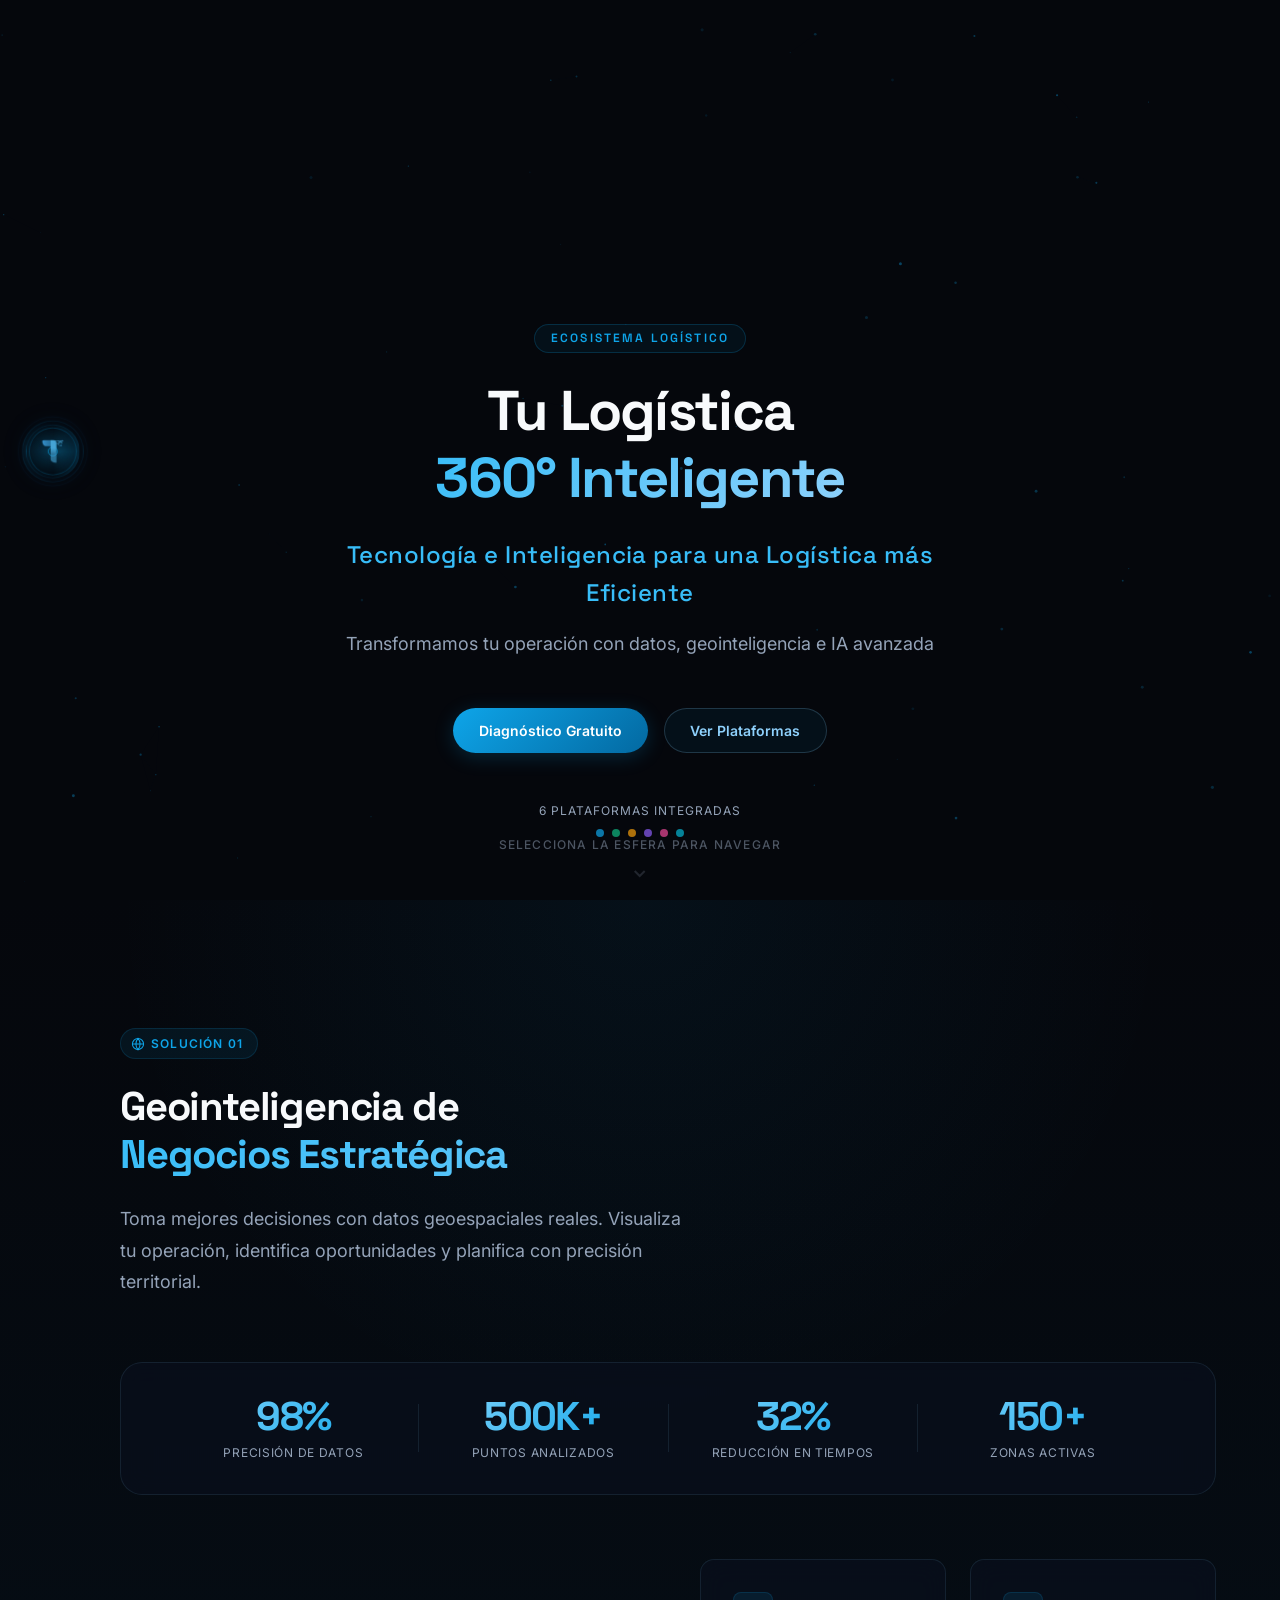
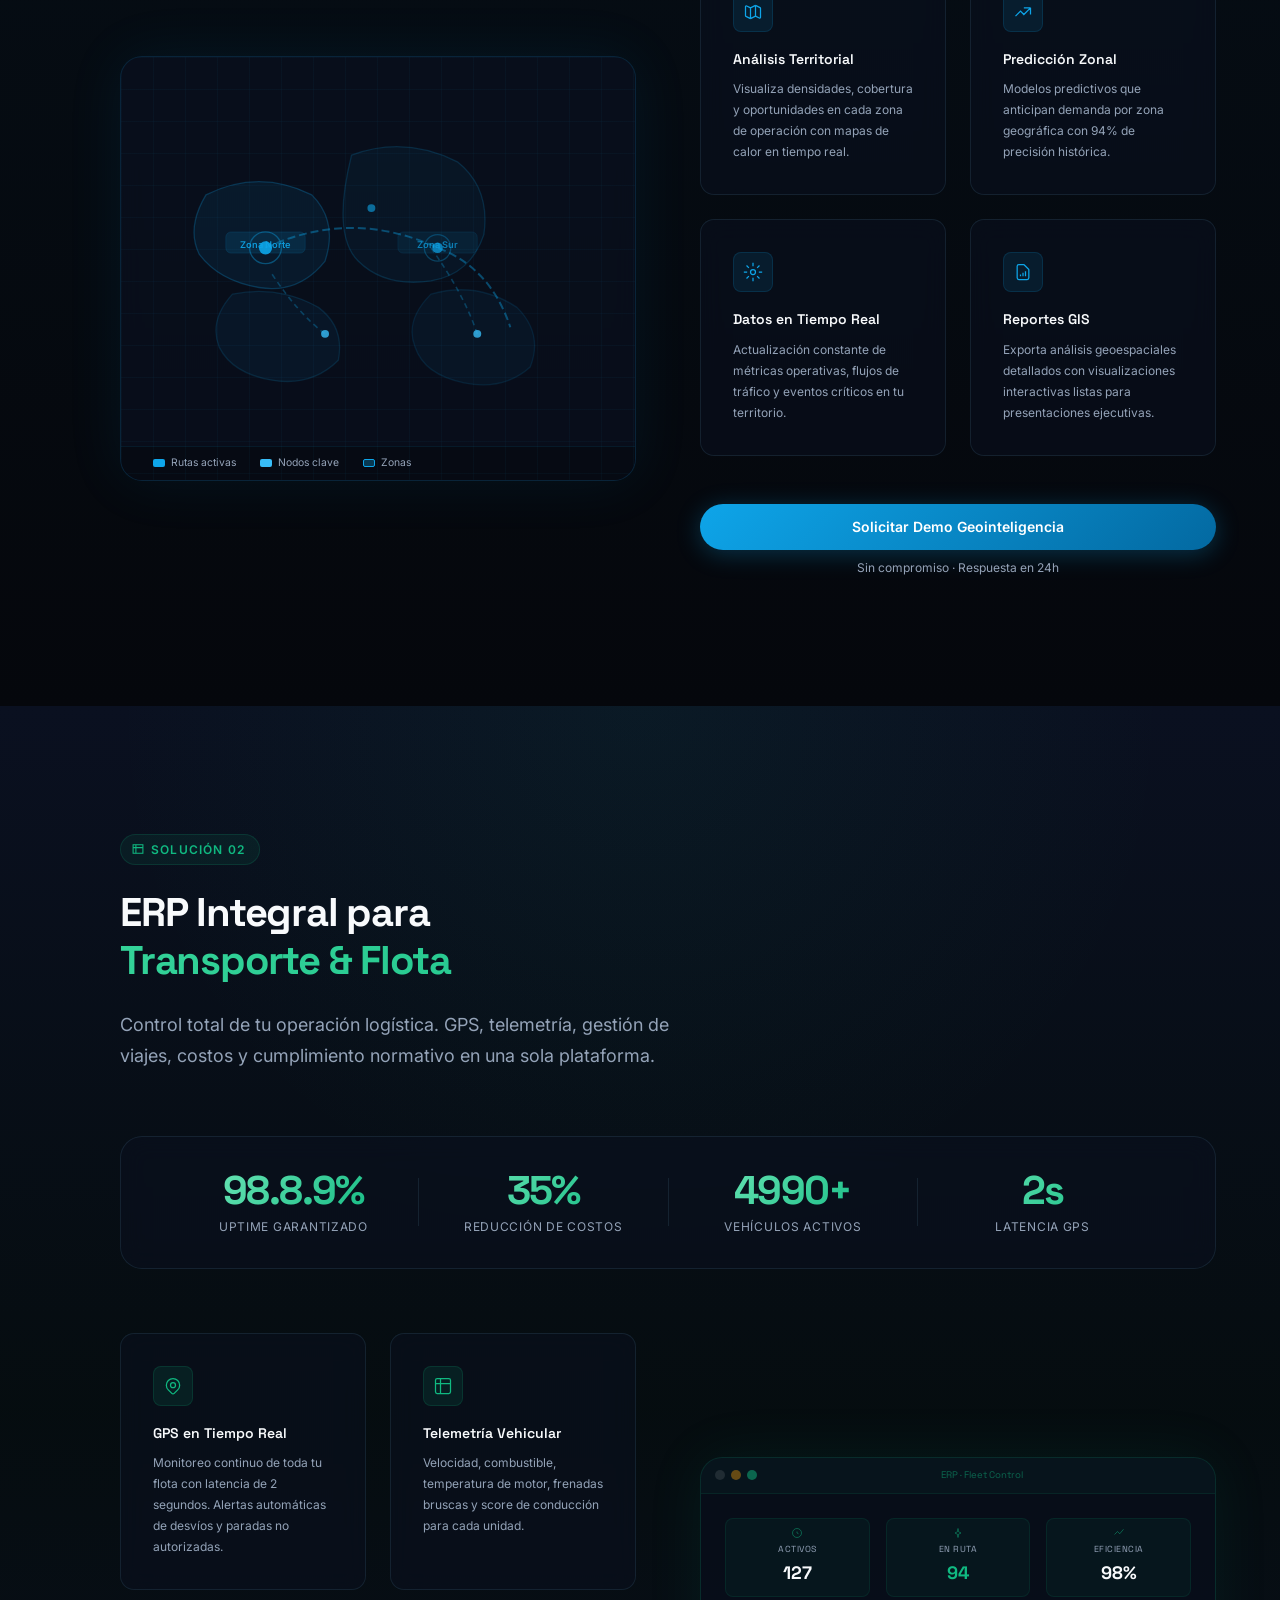
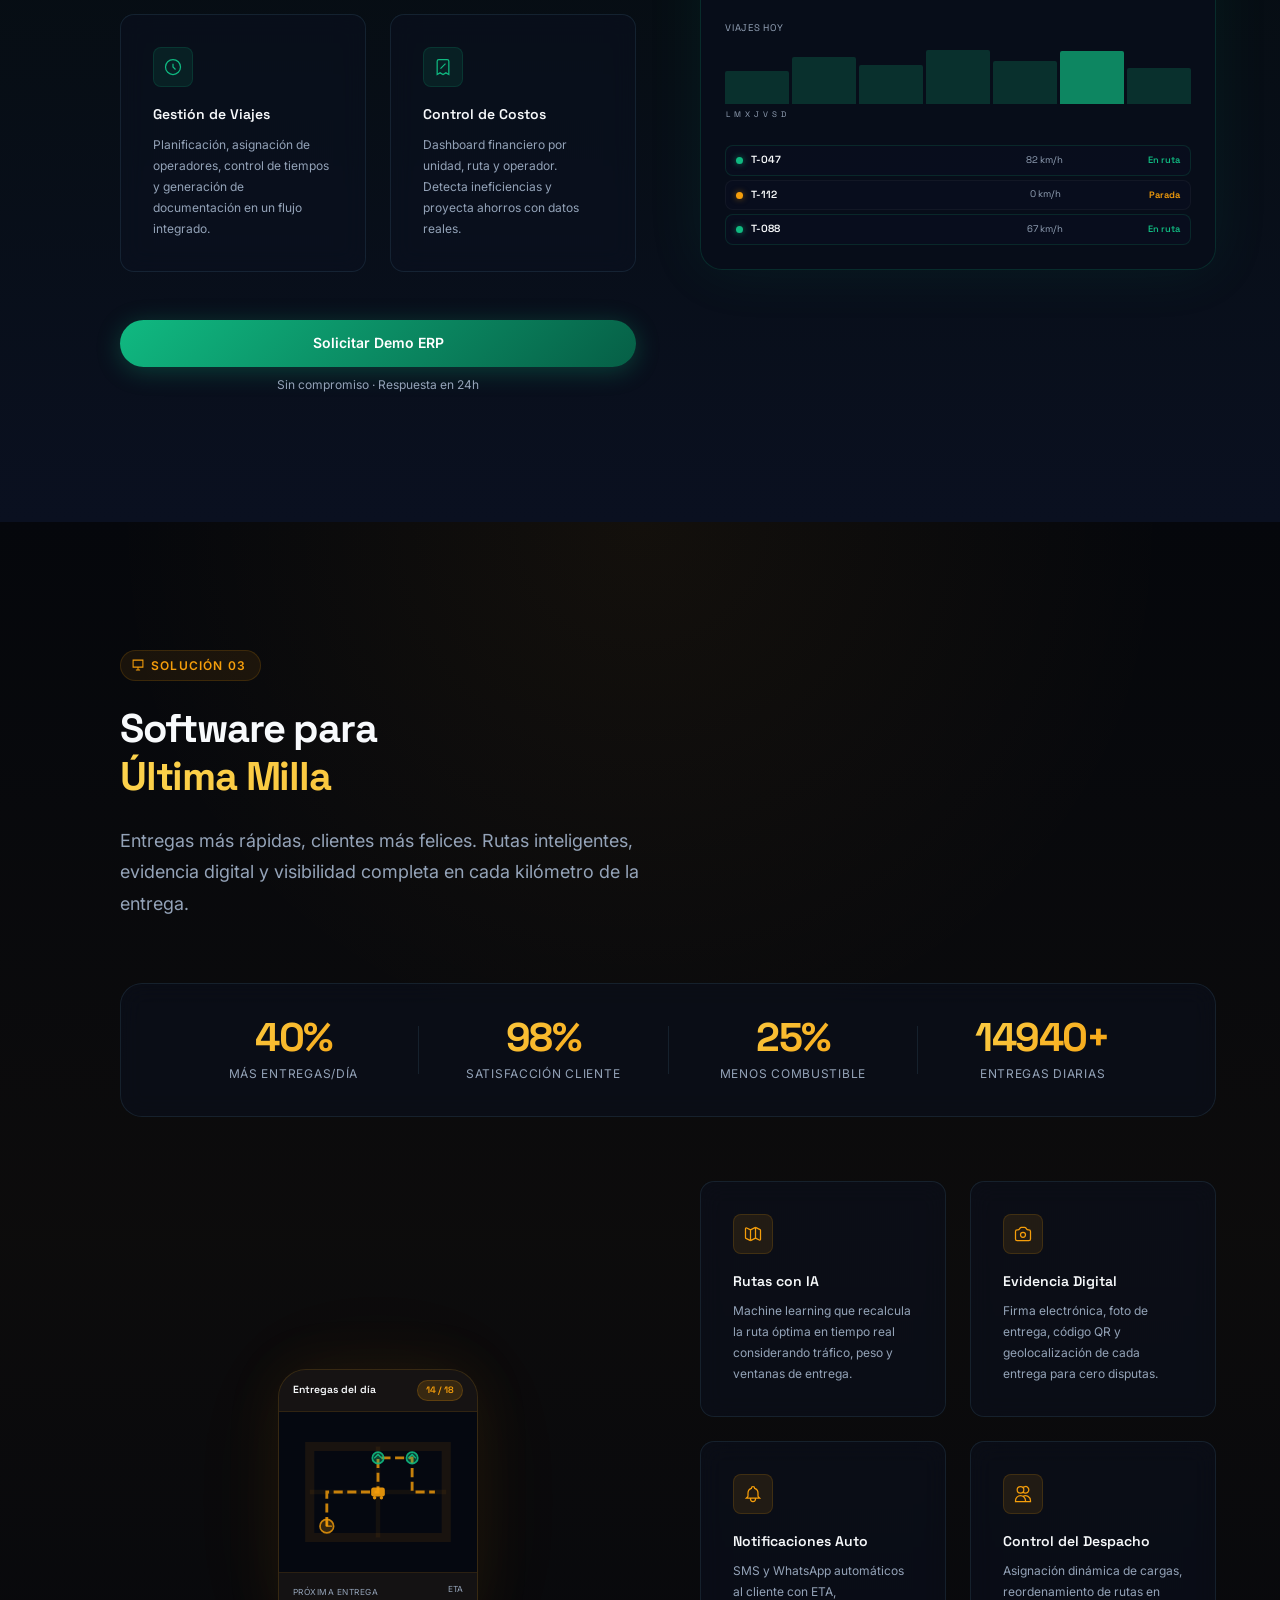
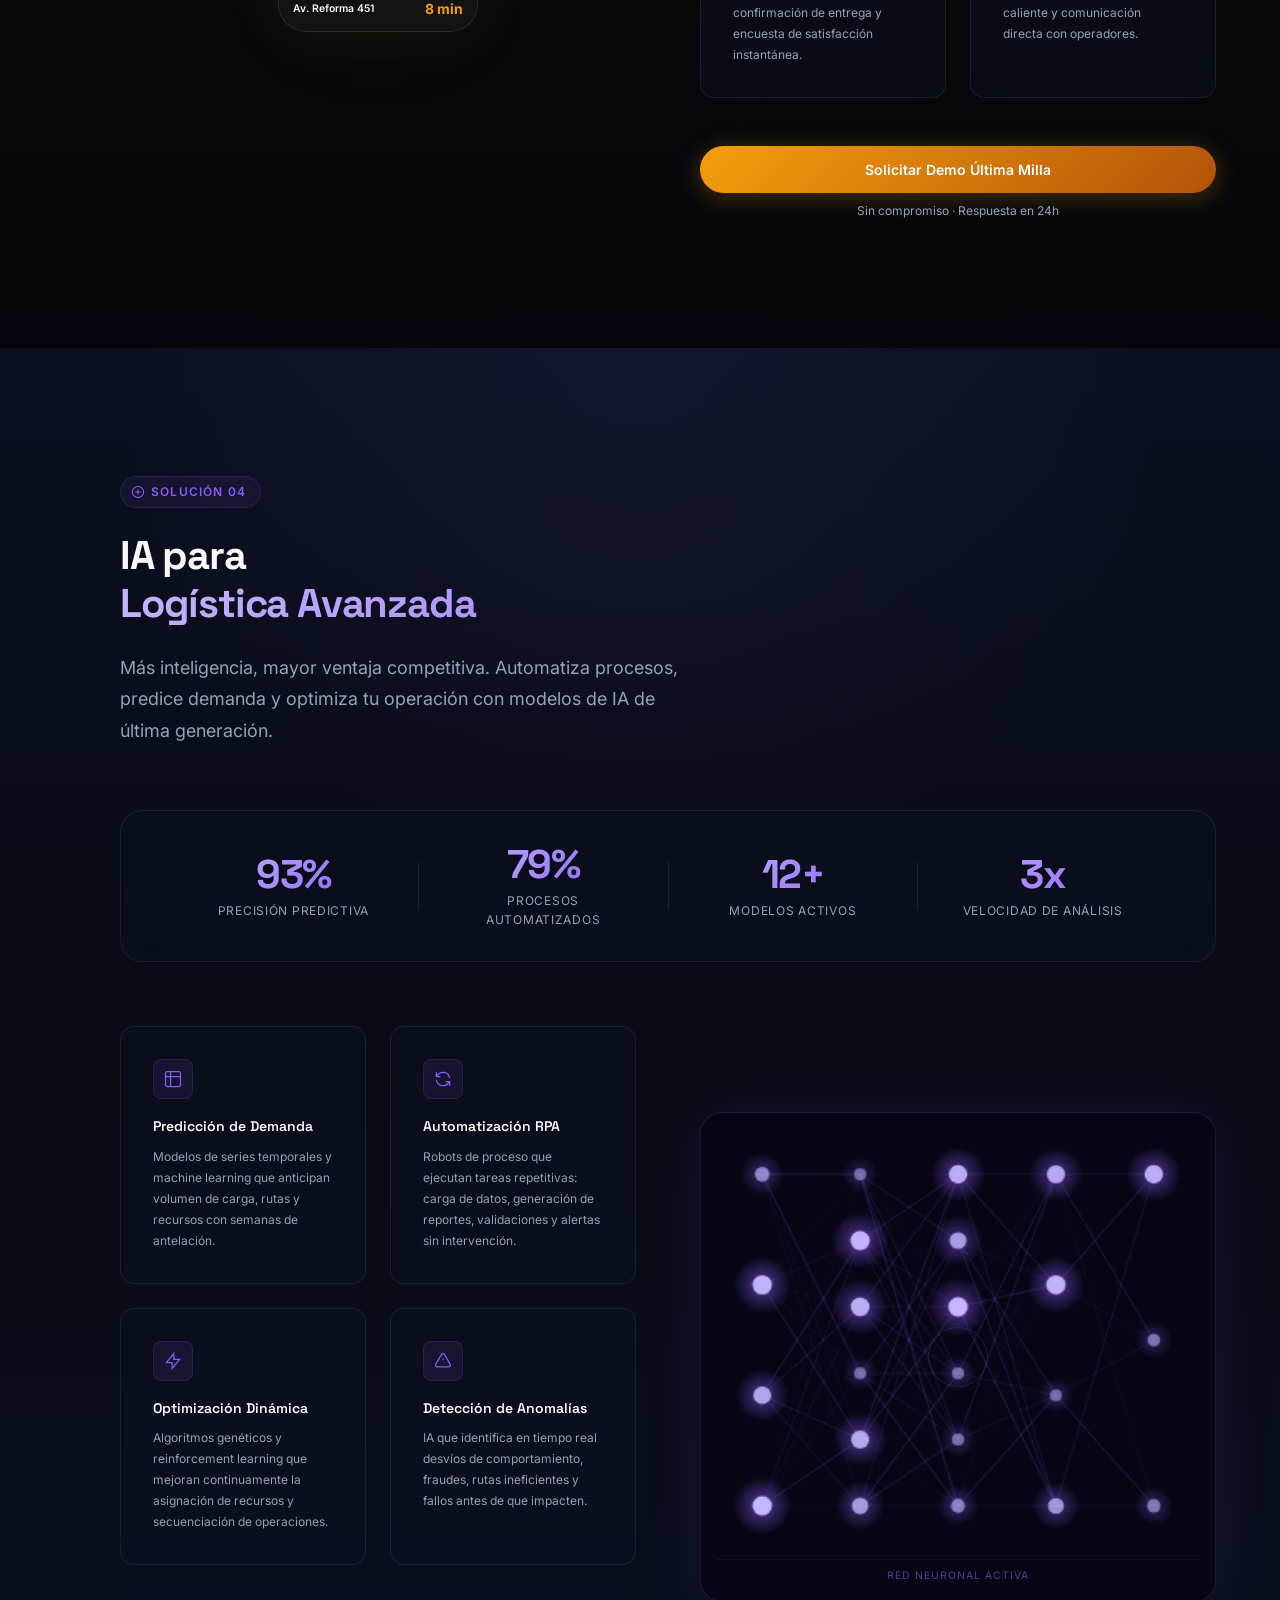
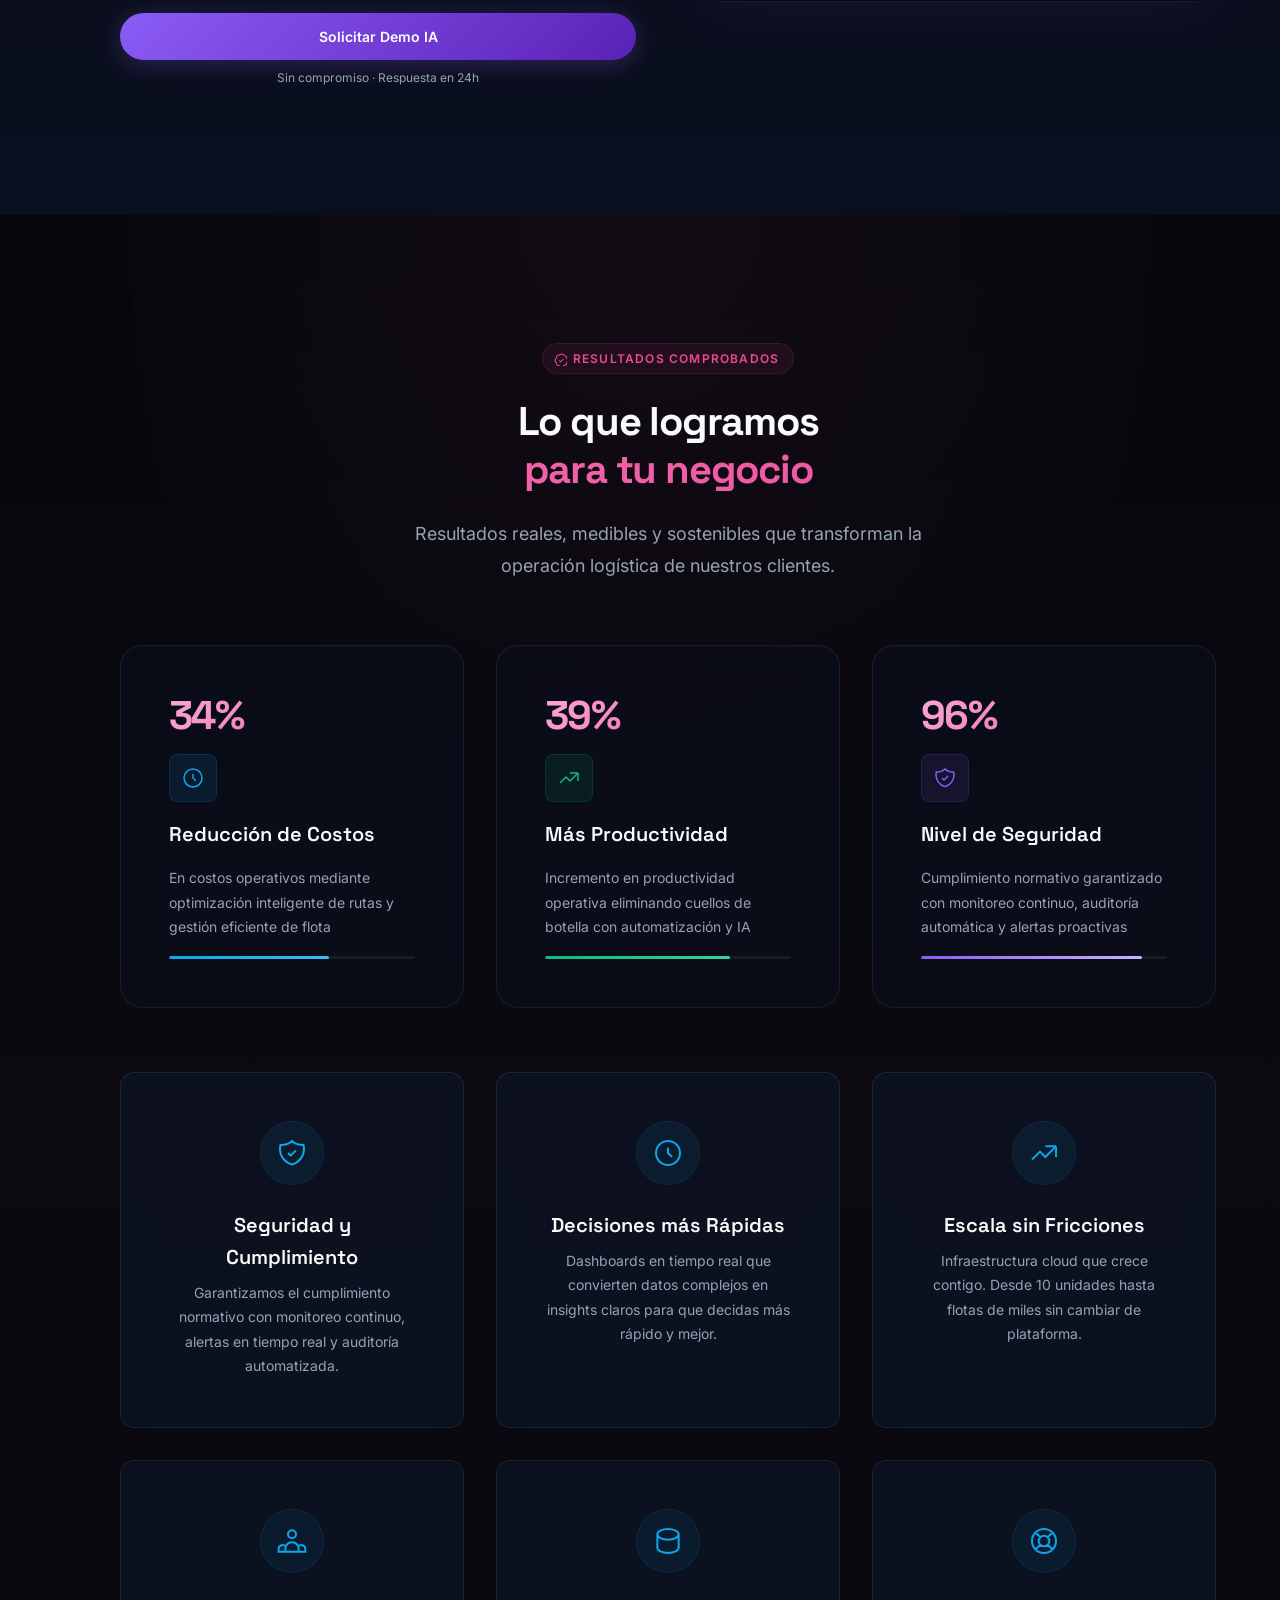
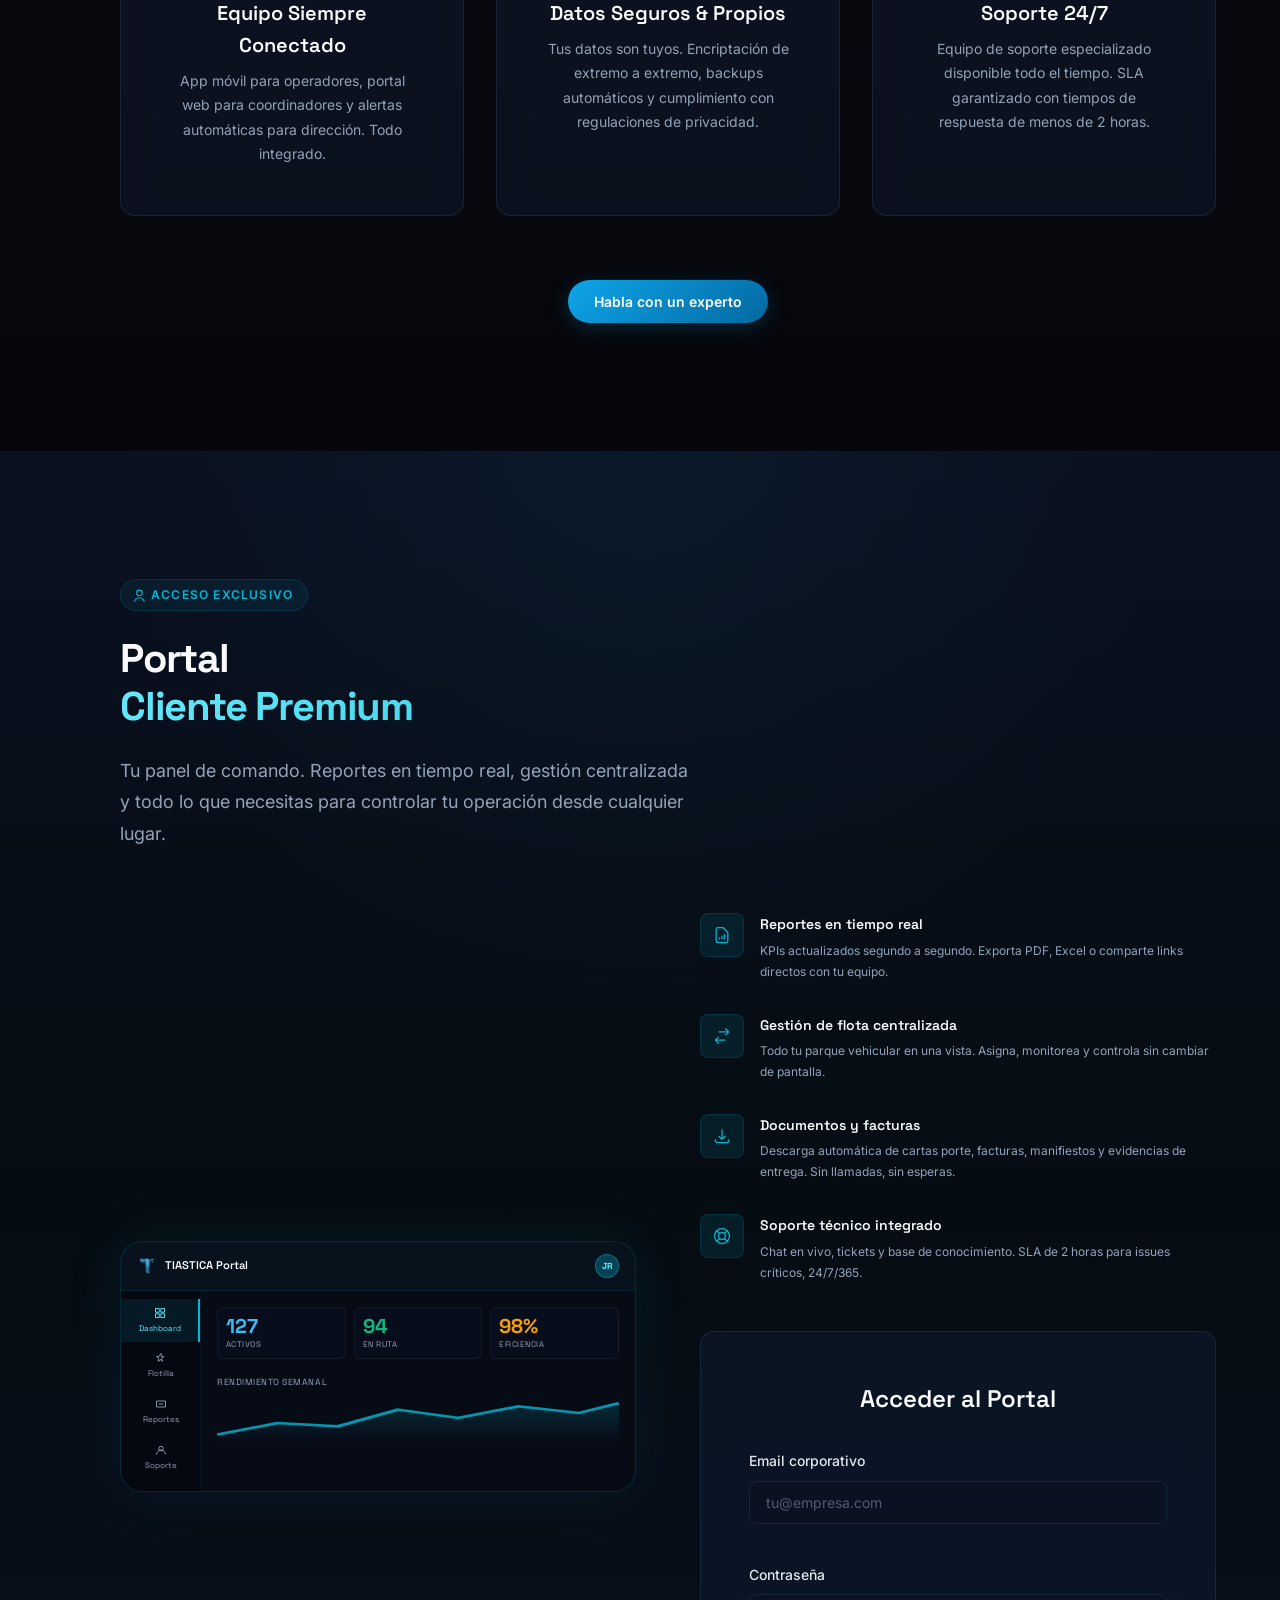
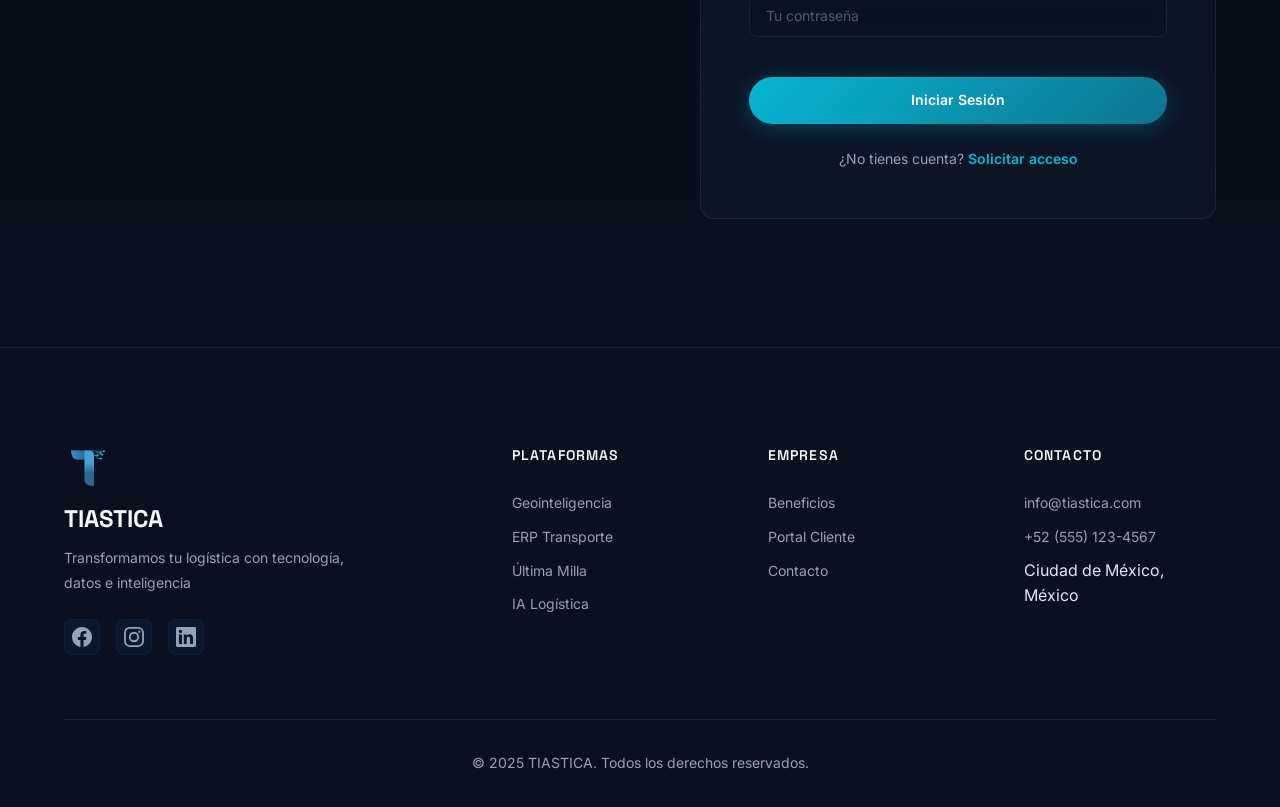
<file: index.html>
<!DOCTYPE html>
<html lang="es" dir="ltr">
<head>
  <meta charset="UTF-8">
  <meta name="viewport" content="width=device-width, initial-scale=1.0">
  <meta name="description" content="TIASTICA - Tu Ecosistema Logístico 360°. Tecnología e Inteligencia para una Logística más Eficiente.">
  <meta name="theme-color" content="#05070c">
  <title>TIASTICA - Tu Ecosistema Logístico 360°</title>
  <link rel="preconnect" href="https://fonts.googleapis.com">
  <link rel="preconnect" href="https://fonts.gstatic.com" crossorigin>
  <link href="https://fonts.googleapis.com/css2?family=Inter:wght@300;400;500;600;700;800&family=Space+Grotesk:wght@400;500;600;700&display=swap" rel="stylesheet">
  <link rel="stylesheet" href="style.css">
</head>
<body>

  <!-- ========== TRAVEL OVERLAY ========== -->
  <div class="travel-overlay" id="travelOverlay" aria-hidden="true">
    <div class="travel-overlay__ripple" id="travelRipple"></div>
    <div class="travel-overlay__icon" id="travelIcon">
      <svg viewBox="0 0 48 48" fill="none" stroke="currentColor" stroke-width="1.5" width="48" height="48">
        <circle cx="24" cy="24" r="20" stroke-dasharray="6 4"/>
        <path d="M24 4c-4 6-8 12-8 20s4 14 8 20"/>
        <path d="M24 4c4 6 8 12 8 20s-4 14-8 20"/>
        <line x1="4" y1="24" x2="44" y2="24"/>
      </svg>
    </div>
    <span class="travel-overlay__label" id="travelLabel">Navegando...</span>
  </div>

  <!-- ========== ORB NAVIGATION SYSTEM ========== -->
  <div class="orb-nav" id="orbNav" data-state="hero" aria-label="Sistema de navegación TIASTICA">

    <!-- Orb Core -->
    <button class="orb-nav__core" id="orbCore" aria-label="Abrir menú de navegación" aria-expanded="false">
      <img src="Emblema_Tisatica.png" alt="" class="orb-nav__emblem" width="80" height="80" draggable="false">
      <span class="orb-nav__ring" aria-hidden="true"></span>
      <span class="orb-nav__ring orb-nav__ring--outer" aria-hidden="true"></span>
      <span class="orb-nav__breath" aria-hidden="true"></span>
      <span class="orb-nav__sonar" aria-hidden="true"></span>
      <span class="orb-nav__sonar orb-nav__sonar--delay" aria-hidden="true"></span>
    </button>

    <!-- Click hint -->
    <div class="orb-nav__hint" id="orbHint" aria-hidden="true">
      <span class="orb-nav__hint-flare" aria-hidden="true"></span>
      <span class="orb-nav__hint-flare orb-nav__hint-flare--d2" aria-hidden="true"></span>
      <div class="orb-nav__hint-body">
        <span class="orb-nav__hint-arrows" aria-hidden="true">
          <span class="orb-nav__hint-arrow">&lt;</span>
          <span class="orb-nav__hint-arrow">&lt;</span>
          <span class="orb-nav__hint-arrow">&lt;</span>
        </span>
        <span class="orb-nav__hint-label">Empieza aquí.</span>
      </div>
    </div>

    <!-- Decorative orbit tags -->
    <div class="orb-nav__orbit" aria-hidden="true">
      <span class="orb-nav__orbit-tag" style="--i:0">Data</span>
      <span class="orb-nav__orbit-tag" style="--i:1">IA</span>
      <span class="orb-nav__orbit-tag" style="--i:2">Control</span>
      <span class="orb-nav__orbit-tag" style="--i:3">Rutas</span>
      <span class="orb-nav__orbit-tag" style="--i:4">Costos</span>
    </div>

    <!-- Branch menu -->
    <div class="orb-nav__branches" id="orbBranches" aria-hidden="true">
      <svg class="orb-nav__branch-svg" id="branchSvg" aria-hidden="true"></svg>

      <a href="#geointeligencia" class="orb-nav__node" data-section="geointeligencia" data-idx="0" data-color="geo">
        <svg viewBox="0 0 24 24" fill="none" stroke="currentColor" stroke-width="1.5" width="20" height="20"><circle cx="12" cy="12" r="10"/><path d="M2 12h20M12 2a15.3 15.3 0 014 10 15.3 15.3 0 01-4 10 15.3 15.3 0 01-4-10A15.3 15.3 0 0112 2z"/></svg>
        <span>Geointeligencia</span>
      </a>
      <a href="#erp" class="orb-nav__node" data-section="erp" data-idx="1" data-color="erp">
        <svg viewBox="0 0 24 24" fill="none" stroke="currentColor" stroke-width="1.5" width="20" height="20"><path d="M19 21V5a2 2 0 00-2-2H7a2 2 0 00-2 2v16m14 0h2m-2 0h-5m-9 0H3m2 0h5M9 7h1m-1 4h1m4-4h1m-1 4h1m-5 10v-5a1 1 0 011-1h2a1 1 0 011 1v5m-4 0h4"/></svg>
        <span>ERP Transporte</span>
      </a>
      <a href="#ultima-milla" class="orb-nav__node" data-section="ultima-milla" data-idx="2" data-color="um">
        <svg viewBox="0 0 24 24" fill="none" stroke="currentColor" stroke-width="1.5" width="20" height="20"><path d="M13 16V6a1 1 0 00-1-1H4a1 1 0 00-1 1v10l2-1 2 1 2-1 2 1zm6-6v10l-2-1-2 1-2-1V6h4a2 2 0 012 2z"/></svg>
        <span>Última Milla</span>
      </a>
      <a href="#ia" class="orb-nav__node" data-section="ia" data-idx="3" data-color="ia">
        <svg viewBox="0 0 24 24" fill="none" stroke="currentColor" stroke-width="1.5" width="20" height="20"><path d="M9.663 17h4.673M12 3v1m6.364 1.636l-.707.707M21 12h-1M4 12H3m3.343-5.657l-.707-.707m2.828 9.9a5 5 0 117.072 0l-.548.547A3.374 3.374 0 0014 18.469V19a2 2 0 11-4 0v-.531c0-.895-.356-1.754-.988-2.386l-.548-.547z"/></svg>
        <span>IA Logística</span>
      </a>
      <a href="#beneficios" class="orb-nav__node" data-section="beneficios" data-idx="4" data-color="ben">
        <svg viewBox="0 0 24 24" fill="none" stroke="currentColor" stroke-width="1.5" width="20" height="20"><path d="M9 12l2 2 4-4m5.618-4.016A11.955 11.955 0 0112 2.944a11.955 11.955 0 01-8.618 3.04A12.02 12.02 0 003 9c0 5.591 3.824 10.29 9 11.622 5.176-1.332 9-6.03 9-11.622 0-1.042-.133-2.052-.382-3.016z"/></svg>
        <span>Beneficios</span>
      </a>
      <a href="#portal" class="orb-nav__node" data-section="portal" data-idx="5" data-color="portal">
        <svg viewBox="0 0 24 24" fill="none" stroke="currentColor" stroke-width="1.5" width="20" height="20"><path d="M16 7a4 4 0 11-8 0 4 4 0 018 0zM12 14a7 7 0 00-7 7h14a7 7 0 00-7-7z"/></svg>
        <span>Portal Cliente</span>
      </a>
    </div>
  </div>

  <div class="orb-nav__backdrop" id="orbBackdrop" aria-hidden="true"></div>



  <!-- ========== HERO ========== -->
  <section class="hero" id="inicio" aria-label="Sección principal">
    <canvas id="heroCanvas" aria-hidden="true"></canvas>

    <div class="hero__content">
      <div class="hero__eyebrow" data-animate>Ecosistema Logístico</div>
      <h1 class="hero__title">Tu Logística<br><span class="hero__title-accent">360° Inteligente</span></h1>
      <p class="hero__subtitle">Tecnología e Inteligencia para una Logística más Eficiente</p>
      <p class="hero__tagline">Transformamos tu operación con datos, geointeligencia e IA avanzada</p>
      <div class="hero__cta">
        <a href="#" class="btn btn--primary js-open-popup">Diagnóstico Gratuito</a>
        <a href="#geointeligencia" class="btn btn--outline">Ver Plataformas</a>
      </div>

      <div class="hero__platforms-hint" aria-hidden="true">
        <span>6 plataformas integradas</span>
        <div class="hero__platforms-dots">
          <span style="--c:#0EA5E9"></span>
          <span style="--c:#10B981"></span>
          <span style="--c:#F59E0B"></span>
          <span style="--c:#8B5CF6"></span>
          <span style="--c:#EC4899"></span>
          <span style="--c:#06B6D4"></span>
        </div>
      </div>
    </div>

    <div class="hero__scroll-hint" aria-hidden="true">
      <span>Selecciona la esfera para navegar</span>
      <svg width="24" height="24" viewBox="0 0 24 24" fill="none" stroke="currentColor" stroke-width="2"><path d="M7 13l5 5 5-5"/></svg>
    </div>
  </section>


  <!-- ========== GEOINTELIGENCIA ========== -->
  <section class="section platform platform--geo" id="geointeligencia" aria-labelledby="geoTitle" data-platform="geo">
    <div class="platform__bg-glow" aria-hidden="true"></div>
    <div class="container" data-gravity-section>

      <!-- Header -->
      <div class="platform__header" data-animate>
        <div class="platform__badge platform__badge--geo">
          <svg viewBox="0 0 20 20" fill="none" stroke="currentColor" stroke-width="1.5" width="14" height="14"><circle cx="10" cy="10" r="8"/><path d="M2 10h16M10 2a12 12 0 013 8 12 12 0 01-3 8 12 12 0 01-3-8A12 12 0 0110 2z"/></svg>
          Solución 01
        </div>
        <h2 class="platform__title" id="geoTitle">Geointeligencia de<br><span class="platform__title-accent">Negocios Estratégica</span></h2>
        <p class="platform__desc">Toma mejores decisiones con datos geoespaciales reales. Visualiza tu operación, identifica oportunidades y planifica con precisión territorial.</p>
      </div>

      <!-- Stats bar -->
      <div class="platform__stats" data-animate>
        <div class="stat-block">
          <span class="stat-number" data-count="98" data-suffix="%">0%</span>
          <span class="stat-label">Precisión de datos</span>
        </div>
        <div class="stat-divider"></div>
        <div class="stat-block">
          <span class="stat-number" data-count="500" data-suffix="K+" data-prefix="">0</span>
          <span class="stat-label">Puntos analizados</span>
        </div>
        <div class="stat-divider"></div>
        <div class="stat-block">
          <span class="stat-number" data-count="32" data-suffix="%">0%</span>
          <span class="stat-label">Reducción en tiempos</span>
        </div>
        <div class="stat-divider"></div>
        <div class="stat-block">
          <span class="stat-number" data-count="150" data-suffix="+">0</span>
          <span class="stat-label">Zonas activas</span>
        </div>
      </div>

      <!-- Main content -->
      <div class="platform__body">
        <!-- Visual mockup -->
        <div class="platform__visual" data-animate>
          <div class="geo-map-demo" aria-hidden="true">
            <div class="geo-map-demo__grid"></div>
            <div class="geo-map-demo__bg">
              <svg viewBox="0 0 340 240" fill="none" xmlns="http://www.w3.org/2000/svg">
                <!-- Territory zones -->
                <path d="M40 80 Q80 60 120 80 Q140 100 130 130 Q110 155 80 150 Q50 145 35 125 Q25 105 40 80Z" fill="rgba(14,165,233,0.08)" stroke="rgba(14,165,233,0.25)" stroke-width="1"/>
                <path d="M150 50 Q190 35 230 55 Q255 75 250 110 Q240 140 210 145 Q175 150 155 130 Q135 110 150 50Z" fill="rgba(14,165,233,0.05)" stroke="rgba(14,165,233,0.18)" stroke-width="1"/>
                <path d="M60 155 Q95 148 125 165 Q145 180 140 205 Q120 225 90 220 Q60 215 50 195 Q42 175 60 155Z" fill="rgba(14,165,233,0.06)" stroke="rgba(14,165,233,0.15)" stroke-width="1"/>
                <path d="M210 155 Q245 145 275 165 Q295 185 285 210 Q265 228 235 222 Q205 216 198 195 Q190 175 210 155Z" fill="rgba(14,165,233,0.05)" stroke="rgba(14,165,233,0.12)" stroke-width="1"/>
                <!-- Routes -->
                <path d="M85 120 Q150 90 215 120 Q255 135 270 180" stroke="rgba(14,165,233,0.4)" stroke-width="1.5" stroke-dasharray="6 3" class="geo-route"/>
                <path d="M90 140 Q110 170 130 185" stroke="rgba(14,165,233,0.3)" stroke-width="1.2" stroke-dasharray="4 3" class="geo-route geo-route--d2"/>
                <path d="M210 120 Q235 155 245 185" stroke="rgba(14,165,233,0.3)" stroke-width="1.2" stroke-dasharray="4 3" class="geo-route geo-route--d3"/>
                <!-- Pulse nodes -->
                <circle cx="85" cy="120" r="5" fill="rgba(14,165,233,0.9)" class="geo-pulse"/>
                <circle cx="85" cy="120" r="12" fill="none" stroke="rgba(14,165,233,0.4)" class="geo-pulse-ring"/>
                <circle cx="215" cy="120" r="4" fill="rgba(14,165,233,0.7)" class="geo-pulse geo-pulse--d"/>
                <circle cx="215" cy="120" r="10" fill="none" stroke="rgba(14,165,233,0.3)" class="geo-pulse-ring geo-pulse-ring--d"/>
                <circle cx="130" cy="185" r="3" fill="rgba(56,189,248,0.8)"/>
                <circle cx="245" cy="185" r="3" fill="rgba(56,189,248,0.8)"/>
                <circle cx="165" cy="90" r="3" fill="rgba(14,165,233,0.6)"/>
                <!-- Labels -->
                <rect x="55" y="108" width="60" height="16" rx="4" fill="rgba(14,165,233,0.12)" stroke="rgba(14,165,233,0.2)" stroke-width="0.5"/>
                <text x="85" y="120" text-anchor="middle" fill="rgba(14,165,233,0.9)" font-size="7" font-family="Inter" font-weight="600">Zona Norte</text>
                <rect x="185" y="108" width="60" height="16" rx="4" fill="rgba(14,165,233,0.08)" stroke="rgba(14,165,233,0.15)" stroke-width="0.5"/>
                <text x="215" y="120" text-anchor="middle" fill="rgba(14,165,233,0.7)" font-size="7" font-family="Inter" font-weight="600">Zona Sur</text>
              </svg>
            </div>
            <div class="geo-map-demo__legend">
              <span><i style="background:#0EA5E9"></i>Rutas activas</span>
              <span><i style="background:#38BDF8"></i>Nodos clave</span>
              <span><i style="background:rgba(14,165,233,0.3);border:1px solid #0EA5E9"></i>Zonas</span>
            </div>
          </div>
        </div>

        <!-- Feature cards -->
        <div class="platform__features" data-animate>
          <div class="feature-grid">
            <div class="feature-card feature-card--geo">
              <div class="feature-card__icon">
                <svg viewBox="0 0 24 24" fill="none" stroke="currentColor" stroke-width="1.5"><path d="M9 20l-5.447-2.724A1 1 0 013 16.382V5.618a1 1 0 011.447-.894L9 7m0 13l6-3m-6 3V7m6 10l4.553 2.276A1 1 0 0021 18.382V7.618a1 1 0 00-.553-.894L15 4m0 13V4m0 0L9 7"/></svg>
              </div>
              <h3>Análisis Territorial</h3>
              <p>Visualiza densidades, cobertura y oportunidades en cada zona de operación con mapas de calor en tiempo real.</p>
            </div>
            <div class="feature-card feature-card--geo">
              <div class="feature-card__icon">
                <svg viewBox="0 0 24 24" fill="none" stroke="currentColor" stroke-width="1.5"><path d="M13 7h8m0 0v8m0-8l-8 8-4-4-6 6"/></svg>
              </div>
              <h3>Predicción Zonal</h3>
              <p>Modelos predictivos que anticipan demanda por zona geográfica con 94% de precisión histórica.</p>
            </div>
            <div class="feature-card feature-card--geo">
              <div class="feature-card__icon">
                <svg viewBox="0 0 24 24" fill="none" stroke="currentColor" stroke-width="1.5"><circle cx="12" cy="12" r="3"/><path d="M12 1v4M12 19v4M4.22 4.22l2.83 2.83M16.95 16.95l2.83 2.83M1 12h4M19 12h4M4.22 19.78l2.83-2.83M16.95 7.05l2.83-2.83"/></svg>
              </div>
              <h3>Datos en Tiempo Real</h3>
              <p>Actualización constante de métricas operativas, flujos de tráfico y eventos críticos en tu territorio.</p>
            </div>
            <div class="feature-card feature-card--geo">
              <div class="feature-card__icon">
                <svg viewBox="0 0 24 24" fill="none" stroke="currentColor" stroke-width="1.5"><path d="M9 17v-2m3 2v-4m3 4v-6m2 10H7a2 2 0 01-2-2V5a2 2 0 012-2h5.586a1 1 0 01.707.293l5.414 5.414a1 1 0 01.293.707V19a2 2 0 01-2 2z"/></svg>
              </div>
              <h3>Reportes GIS</h3>
              <p>Exporta análisis geoespaciales detallados con visualizaciones interactivas listas para presentaciones ejecutivas.</p>
            </div>
          </div>
          <div class="platform__cta-wrap">
            <a href="#" class="btn btn--platform btn--platform-geo js-open-popup">Solicitar Demo Geointeligencia</a>
            <span class="platform__cta-note">Sin compromiso · Respuesta en 24h</span>
          </div>
        </div>
      </div>
    </div>
  </section>


  <!-- ========== ERP TRANSPORTE ========== -->
  <section class="section platform platform--erp" id="erp" aria-labelledby="erpTitle" data-platform="erp">
    <div class="platform__bg-glow" aria-hidden="true"></div>
    <div class="container" data-gravity-section>

      <div class="platform__header" data-animate>
        <div class="platform__badge platform__badge--erp">
          <svg viewBox="0 0 20 20" fill="none" stroke="currentColor" stroke-width="1.5" width="14" height="14"><path d="M3 4h14v12H3z"/><path d="M3 8h14M7 4v12"/></svg>
          Solución 02
        </div>
        <h2 class="platform__title" id="erpTitle">ERP Integral para<br><span class="platform__title-accent platform__title-accent--erp">Transporte & Flota</span></h2>
        <p class="platform__desc">Control total de tu operación logística. GPS, telemetría, gestión de viajes, costos y cumplimiento normativo en una sola plataforma.</p>
      </div>

      <div class="platform__stats" data-animate>
        <div class="stat-block">
          <span class="stat-number" data-count="99" data-suffix=".9%">0%</span>
          <span class="stat-label">Uptime garantizado</span>
        </div>
        <div class="stat-divider"></div>
        <div class="stat-block">
          <span class="stat-number" data-count="35" data-suffix="%">0%</span>
          <span class="stat-label">Reducción de costos</span>
        </div>
        <div class="stat-divider"></div>
        <div class="stat-block">
          <span class="stat-number" data-count="5000" data-suffix="+">0</span>
          <span class="stat-label">Vehículos activos</span>
        </div>
        <div class="stat-divider"></div>
        <div class="stat-block">
          <span class="stat-number" data-count="2" data-suffix="s">0</span>
          <span class="stat-label">Latencia GPS</span>
        </div>
      </div>

      <div class="platform__body platform__body--reverse">
        <div class="platform__features" data-animate>
          <div class="feature-grid">
            <div class="feature-card feature-card--erp">
              <div class="feature-card__icon">
                <svg viewBox="0 0 24 24" fill="none" stroke="currentColor" stroke-width="1.5"><path d="M17.657 16.657L13.414 20.9a1.998 1.998 0 01-2.827 0l-4.244-4.243a8 8 0 1111.314 0z"/><path d="M15 11a3 3 0 11-6 0 3 3 0 016 0z"/></svg>
              </div>
              <h3>GPS en Tiempo Real</h3>
              <p>Monitoreo continuo de toda tu flota con latencia de 2 segundos. Alertas automáticas de desvíos y paradas no autorizadas.</p>
            </div>
            <div class="feature-card feature-card--erp">
              <div class="feature-card__icon">
                <svg viewBox="0 0 24 24" fill="none" stroke="currentColor" stroke-width="1.5"><path d="M9 3H5a2 2 0 00-2 2v4m6-6h10a2 2 0 012 2v4M9 3v18m0 0h10a2 2 0 002-2V9M9 21H5a2 2 0 01-2-2V9m0 0h18"/></svg>
              </div>
              <h3>Telemetría Vehicular</h3>
              <p>Velocidad, combustible, temperatura de motor, frenadas bruscas y score de conducción para cada unidad.</p>
            </div>
            <div class="feature-card feature-card--erp">
              <div class="feature-card__icon">
                <svg viewBox="0 0 24 24" fill="none" stroke="currentColor" stroke-width="1.5"><path d="M12 8v4l3 3m6-3a9 9 0 11-18 0 9 9 0 0118 0z"/></svg>
              </div>
              <h3>Gestión de Viajes</h3>
              <p>Planificación, asignación de operadores, control de tiempos y generación de documentación en un flujo integrado.</p>
            </div>
            <div class="feature-card feature-card--erp">
              <div class="feature-card__icon">
                <svg viewBox="0 0 24 24" fill="none" stroke="currentColor" stroke-width="1.5"><path d="M9 14l6-6m-5.5.5h.01m4.99 5h.01M19 21V5a2 2 0 00-2-2H7a2 2 0 00-2 2v16l3.5-2 3.5 2 3.5-2 3.5 2z"/></svg>
              </div>
              <h3>Control de Costos</h3>
              <p>Dashboard financiero por unidad, ruta y operador. Detecta ineficiencias y proyecta ahorros con datos reales.</p>
            </div>
          </div>
          <div class="platform__cta-wrap">
            <a href="#" class="btn btn--platform btn--platform-erp js-open-popup">Solicitar Demo ERP</a>
            <span class="platform__cta-note">Sin compromiso · Respuesta en 24h</span>
          </div>
        </div>

        <div class="platform__visual" data-animate>
          <div class="erp-dashboard-demo" aria-hidden="true">
            <div class="erp-dashboard-demo__header">
              <span class="erp-demo-dot"></span>
              <span class="erp-demo-dot erp-demo-dot--y"></span>
              <span class="erp-demo-dot erp-demo-dot--g"></span>
              <span style="flex:1;font-size:0.6rem;color:rgba(16,185,129,0.5);text-align:center">ERP · Fleet Control</span>
            </div>
            <div class="erp-dashboard-demo__body">
              <div class="erp-stat-row">
                <div class="erp-stat-mini">
                  <svg viewBox="0 0 16 16" fill="none" stroke="currentColor" stroke-width="1.2" width="12"><path d="M8 2a6 6 0 100 12A6 6 0 008 2z"/><path d="M8 6v2l2 1"/></svg>
                  <span class="erp-stat-mini__label">Activos</span>
                  <span class="erp-stat-mini__value">127</span>
                </div>
                <div class="erp-stat-mini">
                  <svg viewBox="0 0 16 16" fill="none" stroke="currentColor" stroke-width="1.2" width="12"><path d="M8 2l.8 4.4L12 8l-3.2 1.6L8 14l-.8-4.4L4 8l3.2-1.6L8 2z"/></svg>
                  <span class="erp-stat-mini__label">En ruta</span>
                  <span class="erp-stat-mini__value erp-stat-mini__value--green">94</span>
                </div>
                <div class="erp-stat-mini">
                  <svg viewBox="0 0 16 16" fill="none" stroke="currentColor" stroke-width="1.2" width="12"><path d="M2 10l4-4 3 3 5-6"/></svg>
                  <span class="erp-stat-mini__label">Eficiencia</span>
                  <span class="erp-stat-mini__value">98%</span>
                </div>
              </div>
              <!-- Mini chart -->
              <div class="erp-chart">
                <div class="erp-chart__label">Viajes hoy</div>
                <div class="erp-chart__bars">
                  <div class="erp-chart__bar" style="--h:55%"></div>
                  <div class="erp-chart__bar" style="--h:78%"></div>
                  <div class="erp-chart__bar" style="--h:65%"></div>
                  <div class="erp-chart__bar" style="--h:90%"></div>
                  <div class="erp-chart__bar" style="--h:72%"></div>
                  <div class="erp-chart__bar erp-chart__bar--active" style="--h:88%"></div>
                  <div class="erp-chart__bar" style="--h:61%"></div>
                </div>
                <div class="erp-chart__x">L&nbsp;&nbsp;M&nbsp;&nbsp;X&nbsp;&nbsp;J&nbsp;&nbsp;V&nbsp;&nbsp;S&nbsp;&nbsp;D</div>
              </div>
              <!-- Mini map rows -->
              <div class="erp-fleet-list">
                <div class="erp-fleet-item erp-fleet-item--active">
                  <span class="erp-fleet-dot"></span>
                  <span class="erp-fleet-id">T-047</span>
                  <span class="erp-fleet-speed">82 km/h</span>
                  <span class="erp-fleet-status">En ruta</span>
                </div>
                <div class="erp-fleet-item">
                  <span class="erp-fleet-dot erp-fleet-dot--y"></span>
                  <span class="erp-fleet-id">T-112</span>
                  <span class="erp-fleet-speed">0 km/h</span>
                  <span class="erp-fleet-status erp-fleet-status--warn">Parada</span>
                </div>
                <div class="erp-fleet-item erp-fleet-item--active">
                  <span class="erp-fleet-dot"></span>
                  <span class="erp-fleet-id">T-088</span>
                  <span class="erp-fleet-speed">67 km/h</span>
                  <span class="erp-fleet-status">En ruta</span>
                </div>
              </div>
            </div>
          </div>
        </div>
      </div>
    </div>
  </section>


  <!-- ========== ÚLTIMA MILLA ========== -->
  <section class="section platform platform--um" id="ultima-milla" aria-labelledby="umTitle" data-platform="um">
    <div class="platform__bg-glow" aria-hidden="true"></div>
    <div class="container" data-gravity-section>

      <div class="platform__header" data-animate>
        <div class="platform__badge platform__badge--um">
          <svg viewBox="0 0 20 20" fill="none" stroke="currentColor" stroke-width="1.5" width="14" height="14"><path d="M3 3h14v10H3zM10 13v4M7 17h6"/></svg>
          Solución 03
        </div>
        <h2 class="platform__title" id="umTitle">Software para<br><span class="platform__title-accent platform__title-accent--um">Última Milla</span></h2>
        <p class="platform__desc">Entregas más rápidas, clientes más felices. Rutas inteligentes, evidencia digital y visibilidad completa en cada kilómetro de la entrega.</p>
      </div>

      <div class="platform__stats" data-animate>
        <div class="stat-block">
          <span class="stat-number" data-count="40" data-suffix="%">0%</span>
          <span class="stat-label">Más entregas/día</span>
        </div>
        <div class="stat-divider"></div>
        <div class="stat-block">
          <span class="stat-number" data-count="98" data-suffix="%">0%</span>
          <span class="stat-label">Satisfacción cliente</span>
        </div>
        <div class="stat-divider"></div>
        <div class="stat-block">
          <span class="stat-number" data-count="25" data-suffix="%">0%</span>
          <span class="stat-label">Menos combustible</span>
        </div>
        <div class="stat-divider"></div>
        <div class="stat-block">
          <span class="stat-number" data-count="15000" data-suffix="+">0</span>
          <span class="stat-label">Entregas diarias</span>
        </div>
      </div>

      <div class="platform__body">
        <div class="platform__visual" data-animate>
          <!-- Route visualization -->
          <div class="route-demo" aria-hidden="true">
            <div class="route-demo__phone">
              <div class="route-demo__screen">
                <div class="route-demo__header-bar">
                  <span>Entregas del día</span>
                  <span class="route-demo__badge">14 / 18</span>
                </div>
                <div class="route-demo__map-area">
                  <svg viewBox="0 0 160 120" fill="none" xmlns="http://www.w3.org/2000/svg" style="width:100%;height:100%">
                    <!-- Road network -->
                    <path d="M20 20 L140 20 L140 100 L20 100 Z" fill="none" stroke="rgba(245,158,11,0.08)" stroke-width="8"/>
                    <path d="M80 20 L80 100" stroke="rgba(245,158,11,0.06)" stroke-width="4"/>
                    <path d="M20 60 L140 60" stroke="rgba(245,158,11,0.06)" stroke-width="4"/>
                    <!-- Active route -->
                    <path d="M35 90 L35 60 L80 60 L80 30 L110 30 L110 60 L130 60" stroke="rgba(245,158,11,0.8)" stroke-width="2.5" stroke-dasharray="5 2" class="route-path"/>
                    <!-- Delivery points -->
                    <circle cx="35" cy="90" r="6" fill="rgba(245,158,11,0.2)" stroke="rgba(245,158,11,0.8)" stroke-width="1.5"/>
                    <path d="M35 86 L35 90 L39 90" stroke="rgba(245,158,11,0.9)" stroke-width="1.2" stroke-linecap="round"/>
                    <circle cx="80" cy="30" r="5" fill="rgba(16,185,129,0.3)" stroke="rgba(16,185,129,0.9)" stroke-width="1.5"/>
                    <path d="M77 30 L80 27 L83 30" stroke="rgba(16,185,129,1)" stroke-width="1.2" stroke-linecap="round" fill="none"/>
                    <circle cx="110" cy="30" r="5" fill="rgba(16,185,129,0.3)" stroke="rgba(16,185,129,0.9)" stroke-width="1.5"/>
                    <path d="M107 30 L110 27 L113 30" stroke="rgba(16,185,129,1)" stroke-width="1.2" stroke-linecap="round" fill="none"/>
                    <!-- Current truck -->
                    <rect x="74" y="56" width="12" height="8" rx="2" fill="rgba(245,158,11,0.9)" class="route-truck"/>
                    <circle cx="77" cy="65" r="1.5" fill="rgba(245,158,11,0.9)" class="route-truck"/>
                    <circle cx="83" cy="65" r="1.5" fill="rgba(245,158,11,0.9)" class="route-truck"/>
                  </svg>
                </div>
                <div class="route-demo__footer-bar">
                  <div class="route-demo__next">
                    <span class="route-demo__next-label">Próxima entrega</span>
                    <span class="route-demo__next-addr">Av. Reforma 451</span>
                  </div>
                  <div class="route-demo__eta">
                    <span>ETA</span>
                    <strong>8 min</strong>
                  </div>
                </div>
              </div>
            </div>
          </div>
        </div>

        <div class="platform__features" data-animate>
          <div class="feature-grid">
            <div class="feature-card feature-card--um">
              <div class="feature-card__icon">
                <svg viewBox="0 0 24 24" fill="none" stroke="currentColor" stroke-width="1.5"><path d="M9 20l-5.447-2.724A1 1 0 013 16.382V5.618a1 1 0 011.447-.894L9 7m0 13l6-3m-6 3V7m6 10l4.553 2.276A1 1 0 0021 18.382V7.618a1 1 0 00-.553-.894L15 4m0 13V4m0 0L9 7"/></svg>
              </div>
              <h3>Rutas con IA</h3>
              <p>Machine learning que recalcula la ruta óptima en tiempo real considerando tráfico, peso y ventanas de entrega.</p>
            </div>
            <div class="feature-card feature-card--um">
              <div class="feature-card__icon">
                <svg viewBox="0 0 24 24" fill="none" stroke="currentColor" stroke-width="1.5"><path d="M3 9a2 2 0 012-2h.93a2 2 0 001.664-.89l.812-1.22A2 2 0 0110.07 4h3.86a2 2 0 011.664.89l.812 1.22A2 2 0 0018.07 7H19a2 2 0 012 2v9a2 2 0 01-2 2H5a2 2 0 01-2-2V9z"/><circle cx="12" cy="13" r="3"/></svg>
              </div>
              <h3>Evidencia Digital</h3>
              <p>Firma electrónica, foto de entrega, código QR y geolocalización de cada entrega para cero disputas.</p>
            </div>
            <div class="feature-card feature-card--um">
              <div class="feature-card__icon">
                <svg viewBox="0 0 24 24" fill="none" stroke="currentColor" stroke-width="1.5"><path d="M15 17h5l-1.405-1.405A2.032 2.032 0 0118 14.158V11a6.002 6.002 0 00-4-5.659V5a2 2 0 10-4 0v.341C7.67 6.165 6 8.388 6 11v3.159c0 .538-.214 1.055-.595 1.436L4 17h5m6 0v1a3 3 0 11-6 0v-1m6 0H9"/></svg>
              </div>
              <h3>Notificaciones Auto</h3>
              <p>SMS y WhatsApp automáticos al cliente con ETA, confirmación de entrega y encuesta de satisfacción instantánea.</p>
            </div>
            <div class="feature-card feature-card--um">
              <div class="feature-card__icon">
                <svg viewBox="0 0 24 24" fill="none" stroke="currentColor" stroke-width="1.5"><path d="M12 4.354a4 4 0 110 5.292M15 21H3v-1a6 6 0 0112 0v1zm0 0h6v-1a6 6 0 00-9-5.197M13 7a4 4 0 11-8 0 4 4 0 018 0z"/></svg>
              </div>
              <h3>Control del Despacho</h3>
              <p>Asignación dinámica de cargas, reordenamiento de rutas en caliente y comunicación directa con operadores.</p>
            </div>
          </div>
          <div class="platform__cta-wrap">
            <a href="#" class="btn btn--platform btn--platform-um js-open-popup">Solicitar Demo Última Milla</a>
            <span class="platform__cta-note">Sin compromiso · Respuesta en 24h</span>
          </div>
        </div>
      </div>
    </div>
  </section>


  <!-- ========== IA LOGÍSTICA ========== -->
  <section class="section platform platform--ia" id="ia" aria-labelledby="iaTitle" data-platform="ia">
    <div class="platform__bg-glow" aria-hidden="true"></div>
    <canvas class="platform__ia-canvas" id="iaCanvas" aria-hidden="true"></canvas>
    <div class="container" data-gravity-section>

      <div class="platform__header" data-animate>
        <div class="platform__badge platform__badge--ia">
          <svg viewBox="0 0 20 20" fill="none" stroke="currentColor" stroke-width="1.5" width="14" height="14"><path d="M10 2a8 8 0 100 16A8 8 0 0010 2zM6 10h8M10 6v8"/></svg>
          Solución 04
        </div>
        <h2 class="platform__title" id="iaTitle">IA para<br><span class="platform__title-accent platform__title-accent--ia">Logística Avanzada</span></h2>
        <p class="platform__desc">Más inteligencia, mayor ventaja competitiva. Automatiza procesos, predice demanda y optimiza tu operación con modelos de IA de última generación.</p>
      </div>

      <div class="platform__stats" data-animate>
        <div class="stat-block">
          <span class="stat-number" data-count="94" data-suffix="%">0%</span>
          <span class="stat-label">Precisión predictiva</span>
        </div>
        <div class="stat-divider"></div>
        <div class="stat-block">
          <span class="stat-number" data-count="80" data-suffix="%">0%</span>
          <span class="stat-label">Procesos automatizados</span>
        </div>
        <div class="stat-divider"></div>
        <div class="stat-block">
          <span class="stat-number" data-count="12" data-suffix="+">0</span>
          <span class="stat-label">Modelos activos</span>
        </div>
        <div class="stat-divider"></div>
        <div class="stat-block">
          <span class="stat-number" data-count="3" data-suffix="x">0</span>
          <span class="stat-label">Velocidad de análisis</span>
        </div>
      </div>

      <div class="platform__body platform__body--reverse">
        <div class="platform__features" data-animate>
          <div class="feature-grid">
            <div class="feature-card feature-card--ia">
              <div class="feature-card__icon">
                <svg viewBox="0 0 24 24" fill="none" stroke="currentColor" stroke-width="1.5"><path d="M9 3H5a2 2 0 00-2 2v4m6-6h10a2 2 0 012 2v4M9 3v18m0 0h10a2 2 0 002-2V9M9 21H5a2 2 0 01-2-2V9m0 0h18"/></svg>
              </div>
              <h3>Predicción de Demanda</h3>
              <p>Modelos de series temporales y machine learning que anticipan volumen de carga, rutas y recursos con semanas de antelación.</p>
            </div>
            <div class="feature-card feature-card--ia">
              <div class="feature-card__icon">
                <svg viewBox="0 0 24 24" fill="none" stroke="currentColor" stroke-width="1.5"><path d="M4 4v5h.582m15.356 2A8.001 8.001 0 004.582 9m0 0H9m11 11v-5h-.581m0 0a8.003 8.003 0 01-15.357-2m15.357 2H15"/></svg>
              </div>
              <h3>Automatización RPA</h3>
              <p>Robots de proceso que ejecutan tareas repetitivas: carga de datos, generación de reportes, validaciones y alertas sin intervención.</p>
            </div>
            <div class="feature-card feature-card--ia">
              <div class="feature-card__icon">
                <svg viewBox="0 0 24 24" fill="none" stroke="currentColor" stroke-width="1.5"><path d="M13 10V3L4 14h7v7l9-11h-7z"/></svg>
              </div>
              <h3>Optimización Dinámica</h3>
              <p>Algoritmos genéticos y reinforcement learning que mejoran continuamente la asignación de recursos y secuenciación de operaciones.</p>
            </div>
            <div class="feature-card feature-card--ia">
              <div class="feature-card__icon">
                <svg viewBox="0 0 24 24" fill="none" stroke="currentColor" stroke-width="1.5"><path d="M12 9v2m0 4h.01m-6.938 4h13.856c1.54 0 2.502-1.667 1.732-3L13.732 4c-.77-1.333-2.694-1.333-3.464 0L3.34 16c-.77 1.333.192 3 1.732 3z"/></svg>
              </div>
              <h3>Detección de Anomalías</h3>
              <p>IA que identifica en tiempo real desvíos de comportamiento, fraudes, rutas ineficientes y fallos antes de que impacten.</p>
            </div>
          </div>
          <div class="platform__cta-wrap">
            <a href="#" class="btn btn--platform btn--platform-ia js-open-popup">Solicitar Demo IA</a>
            <span class="platform__cta-note">Sin compromiso · Respuesta en 24h</span>
          </div>
        </div>

        <div class="platform__visual" data-animate>
          <div class="ia-network-demo" aria-hidden="true">
            <canvas id="iaNetworkCanvas" width="320" height="280"></canvas>
            <div class="ia-network-demo__label">Red neuronal activa</div>
            <div class="ia-network-demo__pulse"></div>
          </div>
        </div>
      </div>
    </div>
  </section>


  <!-- ========== BENEFICIOS ========== -->
  <section class="section platform platform--ben" id="beneficios" aria-labelledby="benTitle" data-platform="ben">
    <div class="platform__bg-glow" aria-hidden="true"></div>
    <div class="container" data-gravity-section>

      <div class="platform__header platform__header--center" data-animate>
        <div class="platform__badge platform__badge--ben">
          <svg viewBox="0 0 20 20" fill="none" stroke="currentColor" stroke-width="1.5" width="14" height="14"><path d="M9 12l2 2 4-4M7.835 4.697a3.42 3.42 0 001.946-.806 3.42 3.42 0 014.438 0 3.42 3.42 0 001.946.806 3.42 3.42 0 013.138 3.138 3.42 3.42 0 00.806 1.946 3.42 3.42 0 010 4.438 3.42 3.42 0 00-.806 1.946 3.42 3.42 0 01-3.138 3.138 3.42 3.42 0 00-1.946.806 3.42 3.42 0 01-4.438 0 3.42 3.42 0 00-1.946-.806 3.42 3.42 0 01-3.138-3.138 3.42 3.42 0 00-.806-1.946 3.42 3.42 0 010-4.438 3.42 3.42 0 00.806-1.946 3.42 3.42 0 013.138-3.138z"/></svg>
          Resultados Comprobados
        </div>
        <h2 class="platform__title" id="benTitle">Lo que logramos<br><span class="platform__title-accent platform__title-accent--ben">para tu negocio</span></h2>
        <p class="platform__desc" style="max-width:560px;margin:0 auto">Resultados reales, medibles y sostenibles que transforman la operación logística de nuestros clientes.</p>
      </div>

      <!-- Big metrics -->
      <div class="benefits-metrics" data-animate>
        <div class="benefit-metric">
          <div class="benefit-metric__value">
            <span class="stat-number" data-count="35" data-suffix="%">0%</span>
          </div>
          <div class="benefit-metric__icon benefit-metric__icon--cost">
            <svg viewBox="0 0 24 24" fill="none" stroke="currentColor" stroke-width="1.5"><path d="M12 8v4l3 3m6-3a9 9 0 11-18 0 9 9 0 0118 0z"/></svg>
          </div>
          <h3>Reducción de Costos</h3>
          <p>En costos operativos mediante optimización inteligente de rutas y gestión eficiente de flota</p>
          <div class="benefit-metric__bar"><div class="benefit-metric__fill" style="--pct:65%"></div></div>
        </div>
        <div class="benefit-metric">
          <div class="benefit-metric__value">
            <span class="stat-number" data-count="40" data-suffix="%">0%</span>
          </div>
          <div class="benefit-metric__icon benefit-metric__icon--speed">
            <svg viewBox="0 0 24 24" fill="none" stroke="currentColor" stroke-width="1.5"><path d="M13 7h8m0 0v8m0-8l-8 8-4-4-6 6"/></svg>
          </div>
          <h3>Más Productividad</h3>
          <p>Incremento en productividad operativa eliminando cuellos de botella con automatización y IA</p>
          <div class="benefit-metric__bar"><div class="benefit-metric__fill benefit-metric__fill--speed" style="--pct:75%"></div></div>
        </div>
        <div class="benefit-metric">
          <div class="benefit-metric__value">
            <span class="stat-number" data-count="98" data-suffix="%">0%</span>
          </div>
          <div class="benefit-metric__icon benefit-metric__icon--safety">
            <svg viewBox="0 0 24 24" fill="none" stroke="currentColor" stroke-width="1.5"><path d="M9 12l2 2 4-4m5.618-4.016A11.955 11.955 0 0112 2.944a11.955 11.955 0 01-8.618 3.04A12.02 12.02 0 003 9c0 5.591 3.824 10.29 9 11.622 5.176-1.332 9-6.03 9-11.622 0-1.042-.133-2.052-.382-3.016z"/></svg>
          </div>
          <h3>Nivel de Seguridad</h3>
          <p>Cumplimiento normativo garantizado con monitoreo continuo, auditoría automática y alertas proactivas</p>
          <div class="benefit-metric__bar"><div class="benefit-metric__fill benefit-metric__fill--safety" style="--pct:90%"></div></div>
        </div>
      </div>

      <!-- Benefit cards -->
      <div class="benefits-grid" data-animate>
        <article class="benefit-card">
          <div class="benefit-card__icon" aria-hidden="true">
            <svg viewBox="0 0 24 24" fill="none" stroke="currentColor" stroke-width="1.5"><path d="M9 12l2 2 4-4m5.618-4.016A11.955 11.955 0 0112 2.944a11.955 11.955 0 01-8.618 3.04A12.02 12.02 0 003 9c0 5.591 3.824 10.29 9 11.622 5.176-1.332 9-6.03 9-11.622 0-1.042-.133-2.052-.382-3.016z"/></svg>
          </div>
          <h3 class="benefit-card__title">Seguridad y Cumplimiento</h3>
          <p class="benefit-card__desc">Garantizamos el cumplimiento normativo con monitoreo continuo, alertas en tiempo real y auditoría automatizada.</p>
        </article>
        <article class="benefit-card">
          <div class="benefit-card__icon" aria-hidden="true">
            <svg viewBox="0 0 24 24" fill="none" stroke="currentColor" stroke-width="1.5"><path d="M12 8v4l3 3m6-3a9 9 0 11-18 0 9 9 0 0118 0z"/></svg>
          </div>
          <h3 class="benefit-card__title">Decisiones más Rápidas</h3>
          <p class="benefit-card__desc">Dashboards en tiempo real que convierten datos complejos en insights claros para que decidas más rápido y mejor.</p>
        </article>
        <article class="benefit-card">
          <div class="benefit-card__icon" aria-hidden="true">
            <svg viewBox="0 0 24 24" fill="none" stroke="currentColor" stroke-width="1.5"><path d="M13 7h8m0 0v8m0-8l-8 8-4-4-6 6"/></svg>
          </div>
          <h3 class="benefit-card__title">Escala sin Fricciones</h3>
          <p class="benefit-card__desc">Infraestructura cloud que crece contigo. Desde 10 unidades hasta flotas de miles sin cambiar de plataforma.</p>
        </article>
        <article class="benefit-card">
          <div class="benefit-card__icon" aria-hidden="true">
            <svg viewBox="0 0 24 24" fill="none" stroke="currentColor" stroke-width="1.5"><path d="M17 20h5v-2a3 3 0 00-5.356-1.857M17 20H7m10 0v-2c0-.656-.126-1.283-.356-1.857M7 20H2v-2a3 3 0 015.356-1.857M7 20v-2c0-.656.126-1.283.356-1.857m0 0a5.002 5.002 0 019.288 0M15 7a3 3 0 11-6 0 3 3 0 016 0z"/></svg>
          </div>
          <h3 class="benefit-card__title">Equipo Siempre Conectado</h3>
          <p class="benefit-card__desc">App móvil para operadores, portal web para coordinadores y alertas automáticas para dirección. Todo integrado.</p>
        </article>
        <article class="benefit-card">
          <div class="benefit-card__icon" aria-hidden="true">
            <svg viewBox="0 0 24 24" fill="none" stroke="currentColor" stroke-width="1.5"><path d="M4 7v10c0 2.21 3.582 4 8 4s8-1.79 8-4V7M4 7c0 2.21 3.582 4 8 4s8-1.79 8-4M4 7c0-2.21 3.582-4 8-4s8 1.79 8 4"/></svg>
          </div>
          <h3 class="benefit-card__title">Datos Seguros & Propios</h3>
          <p class="benefit-card__desc">Tus datos son tuyos. Encriptación de extremo a extremo, backups automáticos y cumplimiento con regulaciones de privacidad.</p>
        </article>
        <article class="benefit-card">
          <div class="benefit-card__icon" aria-hidden="true">
            <svg viewBox="0 0 24 24" fill="none" stroke="currentColor" stroke-width="1.5"><path d="M18.364 5.636l-3.536 3.536m0 5.656l3.536 3.536M9.172 9.172L5.636 5.636m3.536 9.192l-3.536 3.536M21 12a9 9 0 11-18 0 9 9 0 0118 0zm-5 0a4 4 0 11-8 0 4 4 0 018 0z"/></svg>
          </div>
          <h3 class="benefit-card__title">Soporte 24/7</h3>
          <p class="benefit-card__desc">Equipo de soporte especializado disponible todo el tiempo. SLA garantizado con tiempos de respuesta de menos de 2 horas.</p>
        </article>
      </div>

      <div class="benefits-cta" data-animate>
        <a href="#" class="btn btn--primary js-open-popup">Habla con un experto</a>
      </div>
    </div>
  </section>


  <!-- ========== PORTAL CLIENTE ========== -->
  <section class="section platform platform--portal" id="portal" aria-labelledby="portalTitle" data-platform="portal">
    <div class="platform__bg-glow" aria-hidden="true"></div>
    <div class="container" data-gravity-section>

      <div class="platform__header" data-animate>
        <div class="platform__badge platform__badge--portal">
          <svg viewBox="0 0 20 20" fill="none" stroke="currentColor" stroke-width="1.5" width="14" height="14"><path d="M16 7a4 4 0 11-8 0 4 4 0 018 0zM12 14a7 7 0 00-7 7h14a7 7 0 00-7-7z"/></svg>
          Acceso Exclusivo
        </div>
        <h2 class="platform__title" id="portalTitle">Portal<br><span class="platform__title-accent platform__title-accent--portal">Cliente Premium</span></h2>
        <p class="platform__desc">Tu panel de comando. Reportes en tiempo real, gestión centralizada y todo lo que necesitas para controlar tu operación desde cualquier lugar.</p>
      </div>

      <div class="platform__body">
        <div class="platform__visual" data-animate>
          <!-- Portal dashboard preview -->
          <div class="portal-dashboard-demo" aria-hidden="true">
            <div class="portal-demo__header">
              <div class="portal-demo__logo">
                <img src="Emblema_Tisatica.png" alt="" width="20" height="20">
                <span>TIASTICA Portal</span>
              </div>
              <div class="portal-demo__user">
                <span class="portal-demo__avatar">JR</span>
              </div>
            </div>
            <div class="portal-demo__body">
              <div class="portal-demo__sidebar">
                <div class="portal-demo__nav-item portal-demo__nav-item--active">
                  <svg viewBox="0 0 16 16" fill="none" stroke="currentColor" stroke-width="1.2" width="12"><path d="M2 2h5v5H2zM9 2h5v5H9zM2 9h5v5H2zM9 9h5v5H9z"/></svg>
                  Dashboard
                </div>
                <div class="portal-demo__nav-item">
                  <svg viewBox="0 0 16 16" fill="none" stroke="currentColor" stroke-width="1.2" width="12"><path d="M8 2l.8 4H12l-3.2 2.4 1.2 4L8 10 4 12.4l1.2-4L2 6h3.2L8 2z"/></svg>
                  Flotilla
                </div>
                <div class="portal-demo__nav-item">
                  <svg viewBox="0 0 16 16" fill="none" stroke="currentColor" stroke-width="1.2" width="12"><path d="M2 4h12v8H2z"/><path d="M5 8h6"/></svg>
                  Reportes
                </div>
                <div class="portal-demo__nav-item">
                  <svg viewBox="0 0 16 16" fill="none" stroke="currentColor" stroke-width="1.2" width="12"><circle cx="8" cy="6" r="3"/><path d="M2 14a6 6 0 0112 0"/></svg>
                  Soporte
                </div>
              </div>
              <div class="portal-demo__main">
                <div class="portal-demo__kpis">
                  <div class="portal-demo__kpi">
                    <span class="portal-demo__kpi-v portal-demo__kpi-v--blue">127</span>
                    <span class="portal-demo__kpi-l">Activos</span>
                  </div>
                  <div class="portal-demo__kpi">
                    <span class="portal-demo__kpi-v portal-demo__kpi-v--green">94</span>
                    <span class="portal-demo__kpi-l">En ruta</span>
                  </div>
                  <div class="portal-demo__kpi">
                    <span class="portal-demo__kpi-v portal-demo__kpi-v--yellow">98%</span>
                    <span class="portal-demo__kpi-l">Eficiencia</span>
                  </div>
                </div>
                <div class="portal-demo__chart-area">
                  <div class="portal-demo__chart-label">Rendimiento semanal</div>
                  <div class="portal-demo__sparkline">
                    <svg viewBox="0 0 100 30" fill="none" preserveAspectRatio="none" style="width:100%;height:100%">
                      <polyline points="0,25 15,18 30,20 45,10 60,15 75,8 90,12 100,6" stroke="rgba(6,182,212,0.8)" stroke-width="1.5" fill="none"/>
                      <polygon points="0,25 15,18 30,20 45,10 60,15 75,8 90,12 100,6 100,30 0,30" fill="url(#portalGrad)" opacity="0.3"/>
                      <defs><linearGradient id="portalGrad" x1="0" y1="0" x2="0" y2="1"><stop offset="0%" stop-color="rgba(6,182,212,0.6)"/><stop offset="100%" stop-color="rgba(6,182,212,0)"/></linearGradient></defs>
                    </svg>
                  </div>
                </div>
              </div>
            </div>
          </div>
        </div>

        <div class="portal__info-wrap" data-animate>
          <ul class="portal__features-list">
            <li class="portal__feature-item">
              <div class="portal__feature-icon">
                <svg viewBox="0 0 24 24" fill="none" stroke="currentColor" stroke-width="1.5" width="20" height="20"><path d="M9 17v-2m3 2v-4m3 4v-6m2 10H7a2 2 0 01-2-2V5a2 2 0 012-2h5.586a1 1 0 01.707.293l5.414 5.414a1 1 0 01.293.707V19a2 2 0 01-2 2z"/></svg>
              </div>
              <div>
                <strong>Reportes en tiempo real</strong>
                <p>KPIs actualizados segundo a segundo. Exporta PDF, Excel o comparte links directos con tu equipo.</p>
              </div>
            </li>
            <li class="portal__feature-item">
              <div class="portal__feature-icon">
                <svg viewBox="0 0 24 24" fill="none" stroke="currentColor" stroke-width="1.5" width="20" height="20"><path d="M8 7h12m0 0l-4-4m4 4l-4 4m0 6H4m0 0l4 4m-4-4l4-4"/></svg>
              </div>
              <div>
                <strong>Gestión de flota centralizada</strong>
                <p>Todo tu parque vehicular en una vista. Asigna, monitorea y controla sin cambiar de pantalla.</p>
              </div>
            </li>
            <li class="portal__feature-item">
              <div class="portal__feature-icon">
                <svg viewBox="0 0 24 24" fill="none" stroke="currentColor" stroke-width="1.5" width="20" height="20"><path d="M4 16v1a3 3 0 003 3h10a3 3 0 003-3v-1m-4-4l-4 4m0 0l-4-4m4 4V4"/></svg>
              </div>
              <div>
                <strong>Documentos y facturas</strong>
                <p>Descarga automática de cartas porte, facturas, manifiestos y evidencias de entrega. Sin llamadas, sin esperas.</p>
              </div>
            </li>
            <li class="portal__feature-item">
              <div class="portal__feature-icon">
                <svg viewBox="0 0 24 24" fill="none" stroke="currentColor" stroke-width="1.5" width="20" height="20"><path d="M18.364 5.636l-3.536 3.536m0 5.656l3.536 3.536M9.172 9.172L5.636 5.636m3.536 9.192l-3.536 3.536M21 12a9 9 0 11-18 0 9 9 0 0118 0zm-5 0a4 4 0 11-8 0 4 4 0 018 0z"/></svg>
              </div>
              <div>
                <strong>Soporte técnico integrado</strong>
                <p>Chat en vivo, tickets y base de conocimiento. SLA de 2 horas para issues críticos, 24/7/365.</p>
              </div>
            </li>
          </ul>

          <div class="portal__form-wrap">
            <form class="login-form" id="loginForm" novalidate>
              <h3 class="login-form__title">Acceder al Portal</h3>
              <div class="form-group">
                <label for="loginEmail" class="form-label">Email corporativo</label>
                <input type="email" id="loginEmail" name="email" class="form-input" placeholder="tu@empresa.com" required autocomplete="email">
                <span class="form-error" id="loginEmailError" role="alert"></span>
              </div>
              <div class="form-group">
                <label for="loginPassword" class="form-label">Contraseña</label>
                <input type="password" id="loginPassword" name="password" class="form-input" placeholder="Tu contraseña" required autocomplete="current-password">
                <span class="form-error" id="loginPasswordError" role="alert"></span>
              </div>
              <button type="submit" class="btn btn--platform btn--platform-portal btn--full">Iniciar Sesión</button>
              <p class="login-form__footer">¿No tienes cuenta? <a href="#" class="js-open-popup">Solicitar acceso</a></p>
            </form>
          </div>
        </div>
      </div>
    </div>
  </section>


  <!-- ========== FOOTER ========== -->
  <footer class="site-footer" id="contacto" role="contentinfo">
    <div class="container">
      <div class="site-footer__grid">
        <div class="site-footer__brand">
          <img src="Emblema_Tisatica.png" alt="Emblema TIASTICA" class="site-footer__logo" width="48" height="48">
          <span class="site-footer__name">TIASTICA</span>
          <p class="site-footer__tagline">Transformamos tu logística con tecnología, datos e inteligencia</p>
          <div class="site-footer__social">
            <a href="#" aria-label="Facebook"><svg viewBox="0 0 24 24" fill="currentColor" width="20" height="20"><path d="M24 12.073c0-6.627-5.373-12-12-12s-12 5.373-12 12c0 5.99 4.388 10.954 10.125 11.854v-8.385H7.078v-3.47h3.047V9.43c0-3.007 1.792-4.669 4.533-4.669 1.312 0 2.686.235 2.686.235v2.953H15.83c-1.491 0-1.956.925-1.956 1.874v2.25h3.328l-.532 3.47h-2.796v8.385C19.612 23.027 24 18.062 24 12.073z"/></svg></a>
            <a href="#" aria-label="Instagram"><svg viewBox="0 0 24 24" fill="currentColor" width="20" height="20"><path d="M12 2.163c3.204 0 3.584.012 4.85.07 3.252.148 4.771 1.691 4.919 4.919.058 1.265.069 1.645.069 4.849 0 3.205-.012 3.584-.069 4.849-.149 3.225-1.664 4.771-4.919 4.919-1.266.058-1.644.07-4.85.07-3.204 0-3.584-.012-4.849-.07-3.26-.149-4.771-1.699-4.919-4.92-.058-1.265-.07-1.644-.07-4.849 0-3.204.013-3.583.07-4.849.149-3.227 1.664-4.771 4.919-4.919 1.266-.057 1.645-.069 4.849-.069zM12 0C8.741 0 8.333.014 7.053.072 2.695.272.273 2.69.073 7.052.014 8.333 0 8.741 0 12c0 3.259.014 3.668.072 4.948.2 4.358 2.618 6.78 6.98 6.98C8.333 23.986 8.741 24 12 24c3.259 0 3.668-.014 4.948-.072 4.354-.2 6.782-2.618 6.979-6.98.059-1.28.073-1.689.073-4.948 0-3.259-.014-3.667-.072-4.947-.196-4.354-2.617-6.78-6.979-6.98C15.668.014 15.259 0 12 0zm0 5.838a6.162 6.162 0 100 12.324 6.162 6.162 0 000-12.324zM12 16a4 4 0 110-8 4 4 0 010 8zm6.406-11.845a1.44 1.44 0 100 2.881 1.44 1.44 0 000-2.881z"/></svg></a>
            <a href="#" aria-label="LinkedIn"><svg viewBox="0 0 24 24" fill="currentColor" width="20" height="20"><path d="M20.447 20.452h-3.554v-5.569c0-1.328-.027-3.037-1.852-3.037-1.853 0-2.136 1.445-2.136 2.939v5.667H9.351V9h3.414v1.561h.046c.477-.9 1.637-1.85 3.37-1.85 3.601 0 4.267 2.37 4.267 5.455v6.286zM5.337 7.433a2.062 2.062 0 01-2.063-2.065 2.064 2.064 0 112.063 2.065zm1.782 13.019H3.555V9h3.564v11.452zM22.225 0H1.771C.792 0 0 .774 0 1.729v20.542C0 23.227.792 24 1.771 24h20.451C23.2 24 24 23.227 24 22.271V1.729C24 .774 23.2 0 22.222 0h.003z"/></svg></a>
          </div>
        </div>
        <div class="site-footer__col"><h4>Plataformas</h4><ul><li><a href="#geointeligencia">Geointeligencia</a></li><li><a href="#erp">ERP Transporte</a></li><li><a href="#ultima-milla">Última Milla</a></li><li><a href="#ia">IA Logística</a></li></ul></div>
        <div class="site-footer__col"><h4>Empresa</h4><ul><li><a href="#beneficios">Beneficios</a></li><li><a href="#portal">Portal Cliente</a></li><li><a href="#" class="js-open-popup">Contacto</a></li></ul></div>
        <div class="site-footer__col"><h4>Contacto</h4><ul><li><a href="mailto:info@tiastica.com">info@tiastica.com</a></li><li><a href="tel:+525551234567">+52 (555) 123-4567</a></li><li>Ciudad de México, México</li></ul></div>
      </div>
      <div class="site-footer__bottom"><p>&copy; 2025 TIASTICA. Todos los derechos reservados.</p></div>
    </div>
  </footer>

  <!-- ========== COCKPIT OVERLAY ========== -->
  <div class="cockpit-overlay" id="cockpitOverlay" aria-hidden="true" aria-live="polite" hidden>
    <canvas class="cockpit-starfield" id="cockpitStarfield"></canvas>
    
    <div class="cockpit-hud">
      <div class="cockpit-hud__left">
        <span class="hud-label">COCKPIT DE MONITOREO</span>
        <span class="hud-divider"></span>
        <span class="hud-breadcrumb" id="hudBreadcrumb">Cosmos &gt; Geointeligencia</span>
      </div>
      <div class="cockpit-hud__center">
        <div class="hud-coords"><span class="glow-dot"></span> SEC-SYS: <span id="hudCoordsVal">GEO-01</span></div>
      </div>
      <div class="cockpit-hud__right">
        <button class="btn btn--outline btn--sm hud-exit" id="cockpitExitBtn">
          <svg viewBox="0 0 24 24" fill="none" stroke="currentColor" stroke-width="2" width="14" height="14" style="margin-right:4px;"><path d="M18 6L6 18M6 6l12 12"/></svg>
          Drill Up (Regresar)
        </button>
      </div>
    </div>

    <div class="cockpit-interface" id="cockpitInterface">
      
      <div class="cockpit-panel-left" id="cockpitPanelLeft">
        <div class="cockpit-platform-info" id="platformInfoGeo">
          <div class="platform__badge platform__badge--geo">Solución 01</div>
          <h2 class="cockpit-platform-title">Geointeligencia <span class="text-geo">Estratégica</span></h2>
          <p class="cockpit-platform-desc">Toma mejores decisiones con datos geoespaciales reales. Visualiza tu operación, identifica oportunidades y planifica con precisión territorial.</p>
        </div>
        <div class="cockpit-platform-info" id="platformInfoErp" style="display:none;">
          <div class="platform__badge platform__badge--erp">Solución 02</div>
          <h2 class="cockpit-platform-title">ERP Integral <span class="text-erp">de Flota</span></h2>
          <p class="cockpit-platform-desc">Control total de tu operación logística. GPS, telemetría, gestión de viajes, costos y cumplimiento normativo en una sola plataforma.</p>
          
          <div class="erp-section-label">Módulos Principales</div>
          <div class="erp-modules-preview" id="erpModulesPreview">
            <div class="erp-module-mini" data-module="trafico">
              <span class="erp-module-icon">🚛</span>
              <span class="erp-module-name">Tráfico</span>
            </div>
            <div class="erp-module-mini" data-module="facturacion">
              <span class="erp-module-icon">🧾</span>
              <span class="erp-module-name">Facturación</span>
            </div>
            <div class="erp-module-mini" data-module="cobranza">
              <span class="erp-module-icon">💰</span>
              <span class="erp-module-name">Cobranza</span>
            </div>
            <div class="erp-module-mini" data-module="bancos">
              <span class="erp-module-icon">🏦</span>
              <span class="erp-module-name">Bancos</span>
            </div>
            <div class="erp-module-mini" data-module="cxp">
              <span class="erp-module-icon">💳</span>
              <span class="erp-module-name">CxP</span>
            </div>
            <div class="erp-module-mini" data-module="mantenimiento">
              <span class="erp-module-icon">🔧</span>
              <span class="erp-module-name">Mantenimiento</span>
            </div>
            <div class="erp-module-mini" data-module="llantas">
              <span class="erp-module-icon">🔄</span>
              <span class="erp-module-name">Llantas</span>
            </div>
            <div class="erp-module-mini" data-module="inventario">
              <span class="erp-module-icon">📦</span>
              <span class="erp-module-name">Inventario</span>
            </div>
            <div class="erp-module-mini" data-module="reportes">
              <span class="erp-module-icon">📈</span>
              <span class="erp-module-name">Reportes</span>
            </div>
          </div>
          
          <div class="erp-section-label" style="margin-top:1.5rem;">Integraciones Avanzadas</div>
          <div class="erp-integrations-grid">
            <div class="erp-integration-item">
              <span class="erp-integration-icon">🛰️</span>
              <div class="erp-integration-info">
                <strong>GPS 4G + ERP</strong>
                <small>Geocercas · Odómetros · Estatus automático</small>
              </div>
            </div>
            <div class="erp-integration-item">
              <span class="erp-integration-icon">🎥</span>
              <div class="erp-integration-info">
                <strong>Dashcam IA</strong>
                <small>Video telemetría · Machine Vision · 30 días nube</small>
              </div>
            </div>
            <div class="erp-integration-item">
              <span class="erp-integration-icon">🔌</span>
              <div class="erp-integration-info">
                <strong>CANBUS</strong>
                <small>Diagnóstico OBD · RPM · Temp · Rendimiento</small>
              </div>
            </div>
          </div>
          
          <div class="erp-plans-mini">
            <div class="erp-plan-tag">Lite</div>
            <div class="erp-plan-tag">Agente</div>
            <div class="erp-plan-tag featured">Gestión</div>
            <div class="erp-plan-tag">Premium</div>
            <div class="erp-plan-tag">Pro</div>
          </div>
        </div>
        <div class="cockpit-platform-info" id="platformInfoUm" style="display:none;">
          <div class="platform__badge platform__badge--um">Solución 03</div>
          <h2 class="cockpit-platform-title">Última Milla <span class="text-um">Optimizada</span></h2>
          <p class="cockpit-platform-desc">Entregas más rápidas, clientes más felices. Rutas inteligentes, evidencia digital y visibilidad completa en cada kilómetro de la entrega.</p>
        </div>
        <div class="cockpit-platform-info" id="platformInfoIa" style="display:none;">
          <div class="platform__badge platform__badge--ia">Solución 04</div>
          <h2 class="cockpit-platform-title">IA Logística <span class="text-ia">Avanzada</span></h2>
          <p class="cockpit-platform-desc">Más inteligencia, mayor ventaja competitiva. Automatiza procesos, predice demanda y optimiza tu operación con modelos de IA de última generación.</p>
        </div>
        <div class="cockpit-platform-info" id="platformInfoBen" style="display:none;">
          <div class="platform__badge platform__badge--ben">Solución 05</div>
          <h2 class="cockpit-platform-title">Beneficios <span class="text-ben">Comprobados</span></h2>
          <p class="cockpit-platform-desc">Resultados reales, medibles y sostenibles que transforman la operación logística de nuestros clientes con tecnología de vanguardia.</p>
        </div>
        <div class="cockpit-platform-info" id="platformInfoPortal" style="display:none;">
          <div class="platform__badge platform__badge--portal">Solución 06</div>
          <h2 class="cockpit-platform-title">Portal Cliente <span class="text-portal">Exclusivo</span></h2>
          <p class="cockpit-platform-desc">Acceso personalizado a dashboards, reportes y herramientas de gestión para mantener el control total de tu operación logística.</p>
        </div>
        
        <div class="cockpit-nav-deck">
          <button class="btn btn--outline btn--sm btn-nav-deck" id="deckPrevBtn">
            <svg viewBox="0 0 24 24" fill="none" stroke="currentColor" stroke-width="2" width="14" height="14"><path d="M15 19l-7-7 7-7"/></svg> Atrás
          </button>
          <div class="deck-indicator" id="deckIndicatorVal">Plataforma 1 de 4</div>
          <button class="btn btn--outline btn--sm btn-nav-deck" id="deckNextBtn">
            Siguiente <svg viewBox="0 0 24 24" fill="none" stroke="currentColor" stroke-width="2" width="14" height="14"><path d="M9 5l7 7-7 7"/></svg>
          </button>
        </div>
      </div>

      <div class="cockpit-panel-center">
        <div class="cockpit-screen">
          <div class="screen-grid-overlay"></div>
          <div class="screen-glow-border" id="screenGlowBorder"></div>
          
          <div class="cockpit-sim-container" id="simGeo">
            <svg viewBox="0 0 400 300" fill="none" class="sim-svg-map">
              <path d="M0 50h400M0 100h400M0 150h400M0 200h400M0 250h400 M50 0v300M100 0v300M150 0v300M200 0v300M250 0v300M300 0v300M350 0v300" stroke="rgba(14,165,233,0.03)" stroke-width="1"/>
              <path id="geoSimZone1" d="M50 100 Q100 80 150 100 Q180 120 170 160 Q140 190 100 180 Q60 170 45 140Z" fill="rgba(14,165,233,0.02)" stroke="rgba(14,165,233,0.15)" stroke-width="1"/>
              <path id="geoSimZone2" d="M220 80 Q270 60 320 90 Q340 120 330 160 Q300 190 260 180 Q220 160 210 120Z" fill="rgba(14,165,233,0.02)" stroke="rgba(14,165,233,0.1)" stroke-width="1"/>
              <path id="geoSimRoute" d="M100 140 Q200 90 280 130" stroke="rgba(14,165,233,0.3)" stroke-width="1.5" stroke-dasharray="6 4"/>
              <g id="geoSimPoints">
                <circle cx="100" cy="140" r="6" fill="#0EA5E9" class="g-pulse"/>
                <circle cx="280" cy="130" r="6" fill="#0EA5E9" class="g-pulse"/>
                <circle cx="180" cy="110" r="4" fill="#38BDF8"/>
                <circle cx="220" cy="150" r="4" fill="#38BDF8"/>
              </g>
              <g id="geoSimHeatmaps" opacity="0">
                <circle cx="100" cy="140" r="30" fill="url(#heatGrad1)" opacity="0.4"/>
                <circle cx="280" cy="130" r="25" fill="url(#heatGrad2)" opacity="0.4"/>
              </g>
              <path id="geoSimOptRoute" d="M100 140 L180 110 L280 130 L220 150 Z" stroke="#38BDF8" stroke-width="2.5" stroke-dasharray="5 3" opacity="0"/>
              <defs>
                <radialGradient id="heatGrad1"><stop offset="0%" stop-color="rgba(14,165,233,0.6)"/><stop offset="100%" stop-color="rgba(14,165,233,0)"/></radialGradient>
                <radialGradient id="heatGrad2"><stop offset="0%" stop-color="rgba(56,189,248,0.6)"/><stop offset="100%" stop-color="rgba(56,189,248,0)"/></radialGradient>
              </defs>
            </svg>
            <div class="sim-tag">SIMULACIÓN GEOESPACIAL ACTIVA</div>
          </div>

          <div class="cockpit-sim-container" id="simErp" style="display:none;">
            <div class="sim-dashboard">
              <div class="sim-dashboard__metrics">
                <div class="mini-kpi">
                  <div class="mini-kpi__lbl">TELEMETRÍA (RPM)</div>
                  <div class="mini-kpi__val text-erp" id="erpSimVal1">2,450</div>
                </div>
                <div class="mini-kpi">
                  <div class="mini-kpi__lbl">VELOCIDAD</div>
                  <div class="mini-kpi__val text-erp" id="erpSimVal2">82 km/h</div>
                </div>
                <div class="mini-kpi">
                  <div class="mini-kpi__lbl">COMBUSTIBLE</div>
                  <div class="mini-kpi__val text-erp">64%</div>
                </div>
              </div>
              
              <div class="sim-dashboard__chart">
                <div class="bar-chart-container" id="erpSimChart">
                  <div class="sim-bar" style="--h: 20px;"></div>
                  <div class="sim-bar" style="--h: 45px;"></div>
                  <div class="sim-bar" style="--h: 60px;"></div>
                  <div class="sim-bar" style="--h: 80px;"></div>
                  <div class="sim-bar" style="--h: 95px;"></div>
                  <div class="sim-bar" style="--h: 70px;"></div>
                </div>
              </div>
              
              <div class="sim-dashboard__savings" id="erpSimSavings" style="opacity:0; transform: scale(0.9); transition: all 0.5s;">
                <div class="savings-card">
                  <svg viewBox="0 0 24 24" fill="none" stroke="currentColor" stroke-width="2" width="20" height="20" class="text-erp"><path d="M12 2v20M17 5H9.5a3.5 3.5 0 000 7h5a3.5 3.5 0 010 7H6"/></svg>
                  <span>REPORTE DE OPTIMIZACIÓN</span>
                  <div class="savings-value">-35% Costos</div>
                  <small>Proyección de Ahorro Mensual Confirmada</small>
                </div>
              </div>
            </div>
            <div class="sim-tag">SIMULACIÓN TELEMETRÍA FLOTA</div>
          </div>

          <div class="cockpit-sim-container" id="simUm" style="display:none;">
            <div class="sim-smartphone">
              <div class="sim-smartphone__screen">
                <div class="sim-smartphone__header">Ruta #UM-4581</div>
                
                <div class="sim-smartphone__list" id="umSimList">
                  <div class="sim-sm-item" id="umItem1">
                    <span class="sm-checkbox"></span>
                    <span class="sm-addr">Parada A: Av. Vallarta 450</span>
                  </div>
                  <div class="sim-sm-item" id="umItem2">
                    <span class="sm-checkbox"></span>
                    <span class="sm-addr">Parada B: Calle López Cotilla 1120</span>
                  </div>
                  <div class="sim-sm-item" id="umItem3">
                    <span class="sm-checkbox"></span>
                    <span class="sm-addr">Parada C: Av. Patria 880</span>
                  </div>
                </div>
                
                <div class="sim-smartphone__map" id="umSimMap" style="opacity:0;">
                  <svg viewBox="0 0 160 100" class="sim-sm-svg">
                    <path d="M10 20h140v60H10z" fill="none" stroke="rgba(245,158,11,0.08)" stroke-width="4"/>
                    <path d="M80 20v60M10 50h140" stroke="rgba(245,158,11,0.05)" stroke-width="2"/>
                    <path id="umSimPath" d="M20 30 L80 30 L80 70 L140 70" stroke="rgba(245,158,11,0.8)" stroke-width="2" stroke-dasharray="4 2" style="opacity:0;"/>
                    <circle cx="20" cy="30" r="4" fill="#F59E0B"/>
                    <circle cx="80" cy="30" r="4" fill="#F59E0B"/>
                    <circle cx="80" cy="70" r="4" fill="#F59E0B"/>
                    <circle cx="140" cy="70" r="4" fill="#F59E0B"/>
                    <circle id="umSimTruck" cx="20" cy="30" r="5" fill="#10B981" style="opacity:0; transition: all 1s;"/>
                  </svg>
                  <div class="sim-sm-eta" id="umSimEta" style="display:none;">ETA: 8 mins · Camión en Ruta</div>
                </div>
              </div>
            </div>
            <div class="sim-tag">PANTALLA DE ÚLTIMA MILLA EN VIVO</div>
          </div>

          <div class="cockpit-sim-container" id="simIa" style="display:none;">
            <canvas id="cockpitIaCanvas" width="400" height="300"></canvas>
            <div class="sim-dashboard__savings" id="iaSimReport" style="opacity:0; transform: translateY(10px); transition: all 0.5s; position:absolute; bottom:20px; left:50%; transform:translateX(-50%); width:80%;">
              <div class="savings-card" style="border-color: rgba(139,92,246,0.3); background: rgba(8,6,20,0.9);">
                <svg viewBox="0 0 24 24" fill="none" stroke="currentColor" stroke-width="2" width="20" height="20" class="text-ia"><path d="M22 11.08V12a10 10 0 11-5.93-9.14"/><path d="M22 4L12 14.01l-3-3"/></svg>
                <span>SISTEMA DE PREDICCIÓN GLOBAL IA</span>
                <div class="savings-value text-ia">Precisión: 94.8%</div>
                <small>Convergencia de Red Completa en Tiempo Real</small>
              </div>
            </div>
            <div class="sim-tag">RED NEURONAL LOGÍSTICA IA</div>
          </div>
          
          <div class="cockpit-sim-container" id="simBen" style="display:none;">
            <div class="sim-dashboard sim-dashboard--ben">
              <div class="sim-dashboard__metrics">
                <div class="mini-kpi">
                  <div class="mini-kpi__lbl">REDUCCIÓN COSTOS</div>
                  <div class="mini-kpi__val text-ben">35%</div>
                </div>
                <div class="mini-kpi">
                  <div class="mini-kpi__lbl">PRODUCTIVIDAD</div>
                  <div class="mini-kpi__val text-ben">+40%</div>
                </div>
                <div class="mini-kpi">
                  <div class="mini-kpi__lbl">SEGURIDAD</div>
                  <div class="mini-kpi__val text-ben">98%</div>
                </div>
              </div>
              <div class="sim-dashboard__chart">
                <div class="bar-chart-container" id="benSimChart">
                  <div class="sim-bar" style="--h: 35px; --c: var(--color-ben);"></div>
                  <div class="sim-bar" style="--h: 60px; --c: var(--color-ben);"></div>
                  <div class="sim-bar" style="--h: 45px; --c: var(--color-ben);"></div>
                  <div class="sim-bar" style="--h: 80px; --c: var(--color-ben);"></div>
                  <div class="sim-bar" style="--h: 95px; --c: var(--color-ben);"></div>
                  <div class="sim-bar" style="--h: 70px; --c: var(--color-ben);"></div>
                </div>
              </div>
            </div>
            <div class="sim-tag">MÉTRICAS DE BENEFICIOS COMPROBADOS</div>
          </div>
          
          <div class="cockpit-sim-container" id="simPortal" style="display:none;">
            <div class="sim-portal-mockup">
              <div class="sim-portal-header">
                <svg viewBox="0 0 24 24" fill="none" stroke="currentColor" stroke-width="1.5" width="20" height="20"><path d="M16 7a4 4 0 11-8 0 4 4 0 018 0zM12 14a7 7 0 00-7 7h14a7 7 0 00-7-7z"/></svg>
                <span>Portal del Cliente</span>
              </div>
              <div class="sim-portal-body">
                <div class="sim-portal-sidebar">
                  <div class="sim-portal-menu-item active">Dashboard</div>
                  <div class="sim-portal-menu-item">Reportes</div>
                  <div class="sim-portal-menu-item">Configuración</div>
                </div>
                <div class="sim-portal-content">
                  <div class="sim-portal-widget">
                    <div class="sim-portal-widget-title">Viajes Activos</div>
                    <div class="sim-portal-widget-value text-portal">24</div>
                  </div>
                  <div class="sim-portal-widget">
                    <div class="sim-portal-widget-title">Entregas Hoy</div>
                    <div class="sim-portal-widget-value text-portal">156</div>
                  </div>
                  <div class="sim-portal-widget">
                    <div class="sim-portal-widget-title">Tasa Éxito</div>
                    <div class="sim-portal-widget-value text-portal">98.5%</div>
                  </div>
                </div>
              </div>
            </div>
            <div class="sim-tag">DASHBOARD PORTAL CLIENTE</div>
          </div>
        </div>
      </div>

      <div class="cockpit-panel-right" id="cockpitPanelRight">
        
        <div class="drilldown-prompt" id="drilldownPrompt">
          <svg viewBox="0 0 24 24" fill="none" stroke="currentColor" stroke-width="1.5" width="40" height="40"><circle cx="12" cy="12" r="10"/><path d="M12 16v-4M12 8h.01"/></svg>
          <h3>Drill Down Disponible</h3>
          <p>Selecciona cualquiera de las feature cards en la consola inferior para explorar el onboarding dinámico paso a paso.</p>
        </div>

        <div class="cockpit-stepper" id="cockpitStepper" style="display:none;">
          <div class="stepper-header">
            <span class="stepper-breadcrumb" id="stepperFeatureTitle">FEATURE: Análisis Territorial</span>
            <button class="btn btn--outline btn--sm btn-stepper-exit" id="stepperExitBtn">
              Volver a Consola
            </button>
          </div>
          
          <div class="stepper-body">
            <span class="stepper-step" id="stepperStepIndicator">PASO 1 DE 3</span>
            <h3 class="stepper-title" id="stepperStepTitle">Carga de Cobertura Geográfica</h3>
            <p class="stepper-desc" id="stepperStepDesc">El sistema realiza una ingesta masiva de puntos de datos operativos en tiempo real de tu territorio.</p>
          </div>
          
          <div class="stepper-dots">
            <span class="stepper-dot stepper-dot--active" data-step="1"></span>
            <span class="stepper-dot" data-step="2"></span>
            <span class="stepper-dot" data-step="3"></span>
          </div>

          <div class="stepper-controls">
            <button class="btn btn--outline btn--sm" id="stepperPrevBtn">
              ⏮️ Paso Anterior
            </button>
            <button class="btn btn--primary btn--sm" id="stepperNextBtn">
              Paso Siguiente ⏭️
            </button>
          </div>
        </div>
      </div>
    </div>

    <div class="cockpit-console" id="cockpitConsole">
      <div class="console-deck" id="consoleDeckGeo">
        <button class="btn-console-card btn-console-card--geo" data-feature="geo_territorial" data-idx="0">
          <span class="btn-console-icon"><svg viewBox="0 0 24 24" fill="none" stroke="currentColor" stroke-width="1.5"><path d="M9 20l-5.447-2.724A1 1 0 013 16.382V5.618a1 1 0 011.447-.894L9 7m0 13l6-3m-6 3V7m6 10l4.553 2.276A1 1 0 0021 18.382V7.618a1 1 0 00-.553-.894L15 4m0 13V4m0 0L9 7"/></svg></span>
          <div class="btn-console-txt">
            <h4>Análisis Territorial</h4>
            <span>Visualización territorial interactiva</span>
          </div>
        </button>
        <button class="btn-console-card btn-console-card--geo" data-feature="geo_prediccion" data-idx="1">
          <span class="btn-console-icon"><svg viewBox="0 0 24 24" fill="none" stroke="currentColor" stroke-width="1.5"><path d="M13 7h8m0 0v8m0-8l-8 8-4-4-6 6"/></svg></span>
          <div class="btn-console-txt">
            <h4>Predicción Zonal</h4>
            <span>Previsión de demanda operativa</span>
          </div>
        </button>
        <button class="btn-console-card btn-console-card--geo" data-feature="geo_realtime" data-idx="2">
          <span class="btn-console-icon"><svg viewBox="0 0 24 24" fill="none" stroke="currentColor" stroke-width="1.5"><circle cx="12" cy="12" r="3"/><path d="M12 1v4M12 19v4M4.22 4.22l2.83 2.83M16.95 16.95l2.83 2.83M1 12h4M19 12h4M4.22 19.78l2.83-2.83M16.95 7.05l2.83-2.83"/></svg></span>
          <div class="btn-console-txt">
            <h4>Datos Tiempo Real</h4>
            <span>Métricas vivas sobre el mapa</span>
          </div>
        </button>
        <button class="btn-console-card btn-console-card--geo" data-feature="geo_gis" data-idx="3">
          <span class="btn-console-icon"><svg viewBox="0 0 24 24" fill="none" stroke="currentColor" stroke-width="1.5"><path d="M9 17v-2m3 2v-4m3 4v-6m2 10H7a2 2 0 01-2-2V5a2 2 0 012-2h5.586a1 1 0 01.707.293l5.414 5.414a1 1 0 01.293.707V19a2 2 0 01-2 2z"/></svg></span>
          <div class="btn-console-txt">
            <h4>Reportes GIS</h4>
            <span>Exportación y análisis avanzado</span>
          </div>
        </button>
      </div>

      <div class="console-deck" id="consoleDeckErp" style="display:none;">
        <button class="btn-console-card btn-console-card--erp" data-feature="erp_gps" data-idx="0">
          <span class="btn-console-icon"><svg viewBox="0 0 24 24" fill="none" stroke="currentColor" stroke-width="1.5"><path d="M17.657 16.657L13.414 20.9a1.998 1.998 0 01-2.827 0l-4.244-4.243a8 8 0 1111.314 0z"/><path d="M15 11a3 3 0 11-6 0 3 3 0 016 0z"/></svg></span>
          <div class="btn-console-txt">
            <h4>GPS Tiempo Real</h4>
            <span>Monitoreo instantáneo de unidades</span>
          </div>
        </button>
        <button class="btn-console-card btn-console-card--erp" data-feature="erp_telemetria" data-idx="1">
          <span class="btn-console-icon"><svg viewBox="0 0 24 24" fill="none" stroke="currentColor" stroke-width="1.5"><path d="M9 3H5a2 2 0 00-2 2v4m6-6h10a2 2 0 012 2v4M9 3v18m0 0h10a2 2 0 002-2V9M9 21H5a2 2 0 01-2-2V9m0 0h18"/></svg></span>
          <div class="btn-console-txt">
            <h4>Telemetría Activa</h4>
            <span>Velocidad, RPM y combustible</span>
          </div>
        </button>
        <button class="btn-console-card btn-console-card--erp" data-feature="erp_viajes" data-idx="2">
          <span class="btn-console-icon"><svg viewBox="0 0 24 24" fill="none" stroke="currentColor" stroke-width="1.5"><path d="M12 8v4l3 3m6-3a9 9 0 11-18 0 9 9 0 0118 0z"/></svg></span>
          <div class="btn-console-txt">
            <h4>Gestión de Viajes</h4>
            <span>Coordinación operativa integrada</span>
          </div>
        </button>
        <button class="btn-console-card btn-console-card--erp" data-feature="erp_costos" data-idx="3">
          <span class="btn-console-icon"><svg viewBox="0 0 24 24" fill="none" stroke="currentColor" stroke-width="1.5"><path d="M9 14l6-6m-5.5.5h.01m4.99 5h.01M19 21V5a2 2 0 00-2-2H7a2 2 0 00-2 2v16l3.5-2 3.5 2 3.5-2 3.5 2z"/></svg></span>
          <div class="btn-console-txt">
            <h4>Control de Costos</h4>
            <span>Proyección de ahorros reales</span>
          </div>
        </button>
      </div>

      <div class="console-deck" id="consoleDeckUm" style="display:none;">
        <button class="btn-console-card btn-console-card--um" data-feature="um_rutas" data-idx="0">
          <span class="btn-console-icon"><svg viewBox="0 0 24 24" fill="none" stroke="currentColor" stroke-width="1.5"><path d="M9 20l-5.447-2.724A1 1 0 013 16.382V5.618a1 1 0 011.447-.894L9 7m0 13l6-3m-6 3V7m6 10l4.553 2.276A1 1 0 0021 18.382V7.618a1 1 0 00-.553-.894L15 4m0 13V4m0 0L9 7"/></svg></span>
          <div class="btn-console-txt">
            <h4>Rutas Inteligentes</h4>
            <span>Secuenciación asistida por IA</span>
          </div>
        </button>
        <button class="btn-console-card btn-console-card--um" data-feature="um_evidencia" data-idx="1">
          <span class="btn-console-icon"><svg viewBox="0 0 24 24" fill="none" stroke="currentColor" stroke-width="1.5"><path d="M3 9a2 2 0 012-2h.93a2 2 0 001.664-.89l.812-1.22A2 2 0 0110.07 4h3.86a2 2 0 011.664.89l.812 1.22A2 2 0 0018.07 7H19a2 2 0 012 2v9a2 2 0 01-2 2H5a2 2 0 01-2-2V9z"/><circle cx="12" cy="13" r="3"/></svg></span>
          <div class="btn-console-txt">
            <h4>Evidencia Digital</h4>
            <span>Firma, fotos y geolocalización</span>
          </div>
        </button>
        <button class="btn-console-card btn-console-card--um" data-feature="um_notificaciones" data-idx="2">
          <span class="btn-console-icon"><svg viewBox="0 0 24 24" fill="none" stroke="currentColor" stroke-width="1.5"><path d="M15 17h5l-1.405-1.405A2.032 2.032 0 0118 14.158V11a6.002 6.002 0 00-4-5.659V5a2 2 0 10-4 0v.341C7.67 6.165 6 8.388 6 11v3.159c0 .538-.214 1.055-.595 1.436L4 17h5m6 0v1a3 3 0 11-6 0v-1m6 0H9"/></svg></span>
          <div class="btn-console-txt">
            <h4>Alertas Automáticas</h4>
            <span>Mensajes y ETAs por WhatsApp</span>
          </div>
        </button>
        <button class="btn-console-card btn-console-card--um" data-feature="um_despacho" data-idx="3">
          <span class="btn-console-icon"><svg viewBox="0 0 24 24" fill="none" stroke="currentColor" stroke-width="1.5"><path d="M12 4.354a4 4 0 110 5.292M15 21H3v-1a6 6 0 0112 0v1zm0 0h6v-1a6 6 0 00-9-5.197M13 7a4 4 0 11-8 0 4 4 0 018 0z"/></svg></span>
          <div class="btn-console-txt">
            <h4>Control Despacho</h4>
            <span>Coordinación en tiempo real</span>
          </div>
        </button>
      </div>

      <div class="console-deck" id="consoleDeckIa" style="display:none;">
        <button class="btn-console-card btn-console-card--ia" data-feature="ia_demanda" data-idx="0">
          <span class="btn-console-icon"><svg viewBox="0 0 24 24" fill="none" stroke="currentColor" stroke-width="1.5"><path d="M9 3H5a2 2 0 00-2 2v4m6-6h10a2 2 0 012 2v4M9 3v18m0 0h10a2 2 0 002-2V9M9 21H5a2 2 0 01-2-2V9m0 0h18"/></svg></span>
          <div class="btn-console-txt">
            <h4>Predicción Demanda</h4>
            <span>Series temporales avanzadas</span>
          </div>
        </button>
        <button class="btn-console-card btn-console-card--ia" data-feature="ia_rpa" data-idx="1">
          <span class="btn-console-icon"><svg viewBox="0 0 24 24" fill="none" stroke="currentColor" stroke-width="1.5"><path d="M4 4v5h.582m15.356 2A8.001 8.001 0 004.582 9m0 0H9m11 11v-5h-.581m0 0a8.003 8.003 0 01-15.357-2m15.357 2H15"/></svg></span>
          <div class="btn-console-txt">
            <h4>Automatización RPA</h4>
            <span>Integraciones y bots de proceso</span>
          </div>
        </button>
        <button class="btn-console-card btn-console-card--ia" data-feature="ia_dinamica" data-idx="2">
          <span class="btn-console-icon"><svg viewBox="0 0 24 24" fill="none" stroke="currentColor" stroke-width="1.5"><path d="M13 10V3L4 14h7v7l9-11h-7z"/></svg></span>
          <div class="btn-console-txt">
            <h4>Modelado Dinámico</h4>
            <span>Reinforcement learning operativo</span>
          </div>
        </button>
        <button class="btn-console-card btn-console-card--ia" data-feature="ia_anomalias" data-idx="3">
          <span class="btn-console-icon"><svg viewBox="0 0 24 24" fill="none" stroke="currentColor" stroke-width="1.5"><path d="M12 9v2m0 4h.01m-6.938 4h13.856c1.54 0 2.502-1.667 1.732-3L13.732 4c-.77-1.333-2.694-1.333-3.464 0L3.34 16c-.77 1.333.192 3 1.732 3z"/></svg></span>
          <div class="btn-console-txt">
            <h4>Anomalías y Alertas</h4>
            <span>Detección predictiva de fraudes</span>
          </div>
        </button>
      </div>
      
      <div class="console-deck" id="consoleDeckBen" style="display:none;">
        <button class="btn-console-card btn-console-card--ben" data-feature="ben_costos" data-idx="0">
          <span class="btn-console-icon"><svg viewBox="0 0 24 24" fill="none" stroke="currentColor" stroke-width="1.5"><path d="M12 8v4l3 3m6-3a9 9 0 11-18 0 9 9 0 0118 0z"/></svg></span>
          <div class="btn-console-txt">
            <h4>Reducción Costos</h4>
            <span>Optimización inteligente de rutas</span>
          </div>
        </button>
        <button class="btn-console-card btn-console-card--ben" data-feature="ben_productividad" data-idx="1">
          <span class="btn-console-icon"><svg viewBox="0 0 24 24" fill="none" stroke="currentColor" stroke-width="1.5"><path d="M13 7h8m0 0v8m0-8l-8 8-4-4-6 6"/></svg></span>
          <div class="btn-console-txt">
            <h4>Más Productividad</h4>
            <span>Eliminación de cuellos de botella</span>
          </div>
        </button>
        <button class="btn-console-card btn-console-card--ben" data-feature="ben_seguridad" data-idx="2">
          <span class="btn-console-icon"><svg viewBox="0 0 24 24" fill="none" stroke="currentColor" stroke-width="1.5"><path d="M9 12l2 2 4-4m5.618-4.016A11.955 11.955 0 0112 2.944a11.955 11.955 0 01-8.618 3.04A12.02 12.02 0 003 9c0 5.591 3.824 10.29 9 11.622 5.176-1.332 9-6.03 9-11.622 0-1.042-.133-2.052-.382-3.016z"/></svg></span>
          <div class="btn-console-txt">
            <h4>Seguridad Total</h4>
            <span>Cumplimiento normativo garantizado</span>
          </div>
        </button>
        <button class="btn-console-card btn-console-card--ben" data-feature="ben_escala" data-idx="3">
          <span class="btn-console-icon"><svg viewBox="0 0 24 24" fill="none" stroke="currentColor" stroke-width="1.5"><path d="M13 7h8m0 0v8m0-8l-8 8-4-4-6 6"/></svg></span>
          <div class="btn-console-txt">
            <h4>Escala sin Fricciones</h4>
            <span>Infraestructura cloud que crece contigo</span>
          </div>
        </button>
      </div>
      
      <div class="console-deck" id="consoleDeckPortal" style="display:none;">
        <button class="btn-console-card btn-console-card--portal" data-feature="portal_dashboard" data-idx="0">
          <span class="btn-console-icon"><svg viewBox="0 0 24 24" fill="none" stroke="currentColor" stroke-width="1.5"><path d="M4 6a2 2 0 012-2h2a2 2 0 012 2v2a2 2 0 01-2 2H6a2 2 0 01-2-2V6zM14 6a2 2 0 012-2h2a2 2 0 012 2v2a2 2 0 01-2 2h-2a2 2 0 01-2-2V6zM4 16a2 2 0 012-2h2a2 2 0 012 2v2a2 2 0 01-2 2H6a2 2 0 01-2-2v-2zM14 16a2 2 0 012-2h2a2 2 0 012 2v2a2 2 0 01-2 2h-2a2 2 0 01-2-2v-2z"/></svg></span>
          <div class="btn-console-txt">
            <h4>Dashboard en Vivo</h4>
            <span>Métricas operativas en tiempo real</span>
          </div>
        </button>
        <button class="btn-console-card btn-console-card--portal" data-feature="portal_reportes" data-idx="1">
          <span class="btn-console-icon"><svg viewBox="0 0 24 24" fill="none" stroke="currentColor" stroke-width="1.5"><path d="M9 17v-2m3 2v-4m3 4v-6m2 10H7a2 2 0 01-2-2V5a2 2 0 012-2h5.586a1 1 0 01.707.293l5.414 5.414a1 1 0 01.293.707V19a2 2 0 01-2 2z"/></svg></span>
          <div class="btn-console-txt">
            <h4>Reportes Detallados</h4>
            <span>Exportación y análisis avanzado</span>
          </div>
        </button>
        <button class="btn-console-card btn-console-card--portal" data-feature="portal_tracking" data-idx="2">
          <span class="btn-console-icon"><svg viewBox="0 0 24 24" fill="none" stroke="currentColor" stroke-width="1.5"><path d="M17.657 16.657L13.414 20.9a1.998 1.998 0 01-2.827 0l-4.244-4.243a8 8 0 1111.314 0z"/><path d="M15 11a3 3 0 11-6 0 3 3 0 016 0z"/></svg></span>
          <div class="btn-console-txt">
            <h4>Tracking Unidades</h4>
            <span>Geolocalización precisa de flota</span>
          </div>
        </button>
        <button class="btn-console-card btn-console-card--portal" data-feature="portal_config" data-idx="3">
          <span class="btn-console-icon"><svg viewBox="0 0 24 24" fill="none" stroke="currentColor" stroke-width="1.5"><path d="M10.325 4.317c.426-1.756 2.924-1.756 3.35 0a1.724 1.724 0 002.573 1.066c1.543-.94 3.31.826 2.37 2.37a1.724 1.724 0 001.065 2.572c1.756.426 1.756 2.924 0 3.35a1.724 1.724 0 00-1.066 2.573c.94 1.543-.826 3.31-2.37 2.37a1.724 1.724 0 00-2.572 1.065c-.426 1.756-2.924 1.756-3.35 0a1.724 1.724 0 00-2.573-1.066c-1.543.94-3.31-.826-2.37-2.37a1.724 1.724 0 00-1.065-2.572c-1.756-.426-1.756-2.924 0-3.35a1.724 1.724 0 001.066-2.573c-.94-1.543.826-3.31 2.37-2.37.996.608 2.296.07 2.572-1.065z"/><path d="M15 12a3 3 0 11-6 0 3 3 0 016 0z"/></svg></span>
          <div class="btn-console-txt">
            <h4>Configuración</h4>
            <span>Personalización de parámetros</span>
          </div>
        </button>
      </div>
    </div>
  </div>

  <!-- ========== POPUP ========== -->
  <div class="popup-overlay" id="popupOverlay" role="dialog" aria-modal="true" aria-labelledby="popupTitle" hidden>
    <div class="popup">
      <button class="popup__close" id="popupClose" aria-label="Cerrar">&times;</button>
      <h3 class="popup__title" id="popupTitle">Solicitar Información</h3>
      <form class="popup__form" id="contactForm" novalidate>
        <div class="form-group"><label for="contactNombre" class="form-label">Nombre completo</label><input type="text" id="contactNombre" name="nombre" class="form-input" required autocomplete="name"></div>
        <div class="form-group"><label for="contactEmpresa" class="form-label">Empresa</label><input type="text" id="contactEmpresa" name="empresa" class="form-input" required autocomplete="organization"></div>
        <div class="form-group"><label for="contactTelefono" class="form-label">Teléfono</label><input type="tel" id="contactTelefono" name="telefono" class="form-input" required autocomplete="tel"></div>
        <div class="form-group"><label for="contactMensaje" class="form-label">Mensaje</label><textarea id="contactMensaje" name="mensaje" rows="4" class="form-input form-textarea" placeholder="Cuéntanos sobre tu proyecto..."></textarea></div>
        <button type="submit" class="btn btn--primary btn--full">Enviar Solicitud</button>
      </form>
    </div>
  </div>

  <script src="script.js"></script>
</body>
</html>
</file>
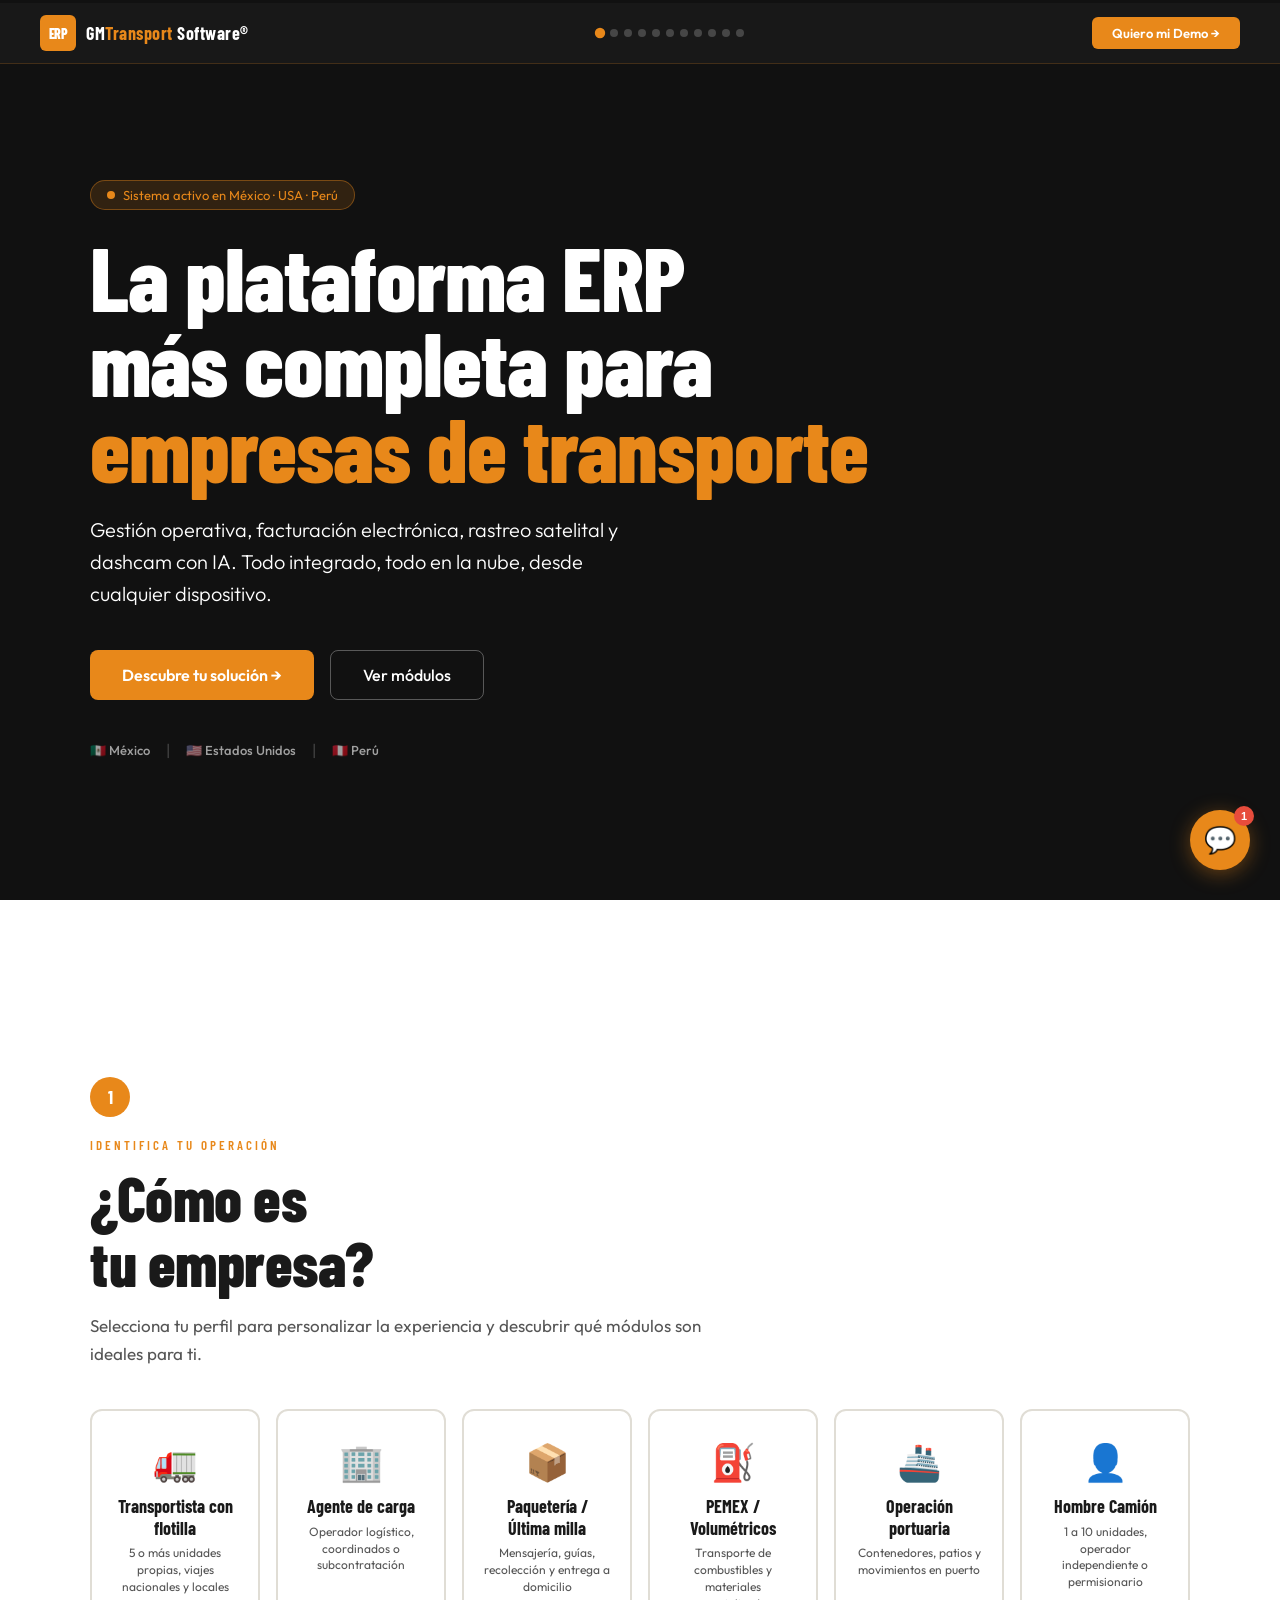
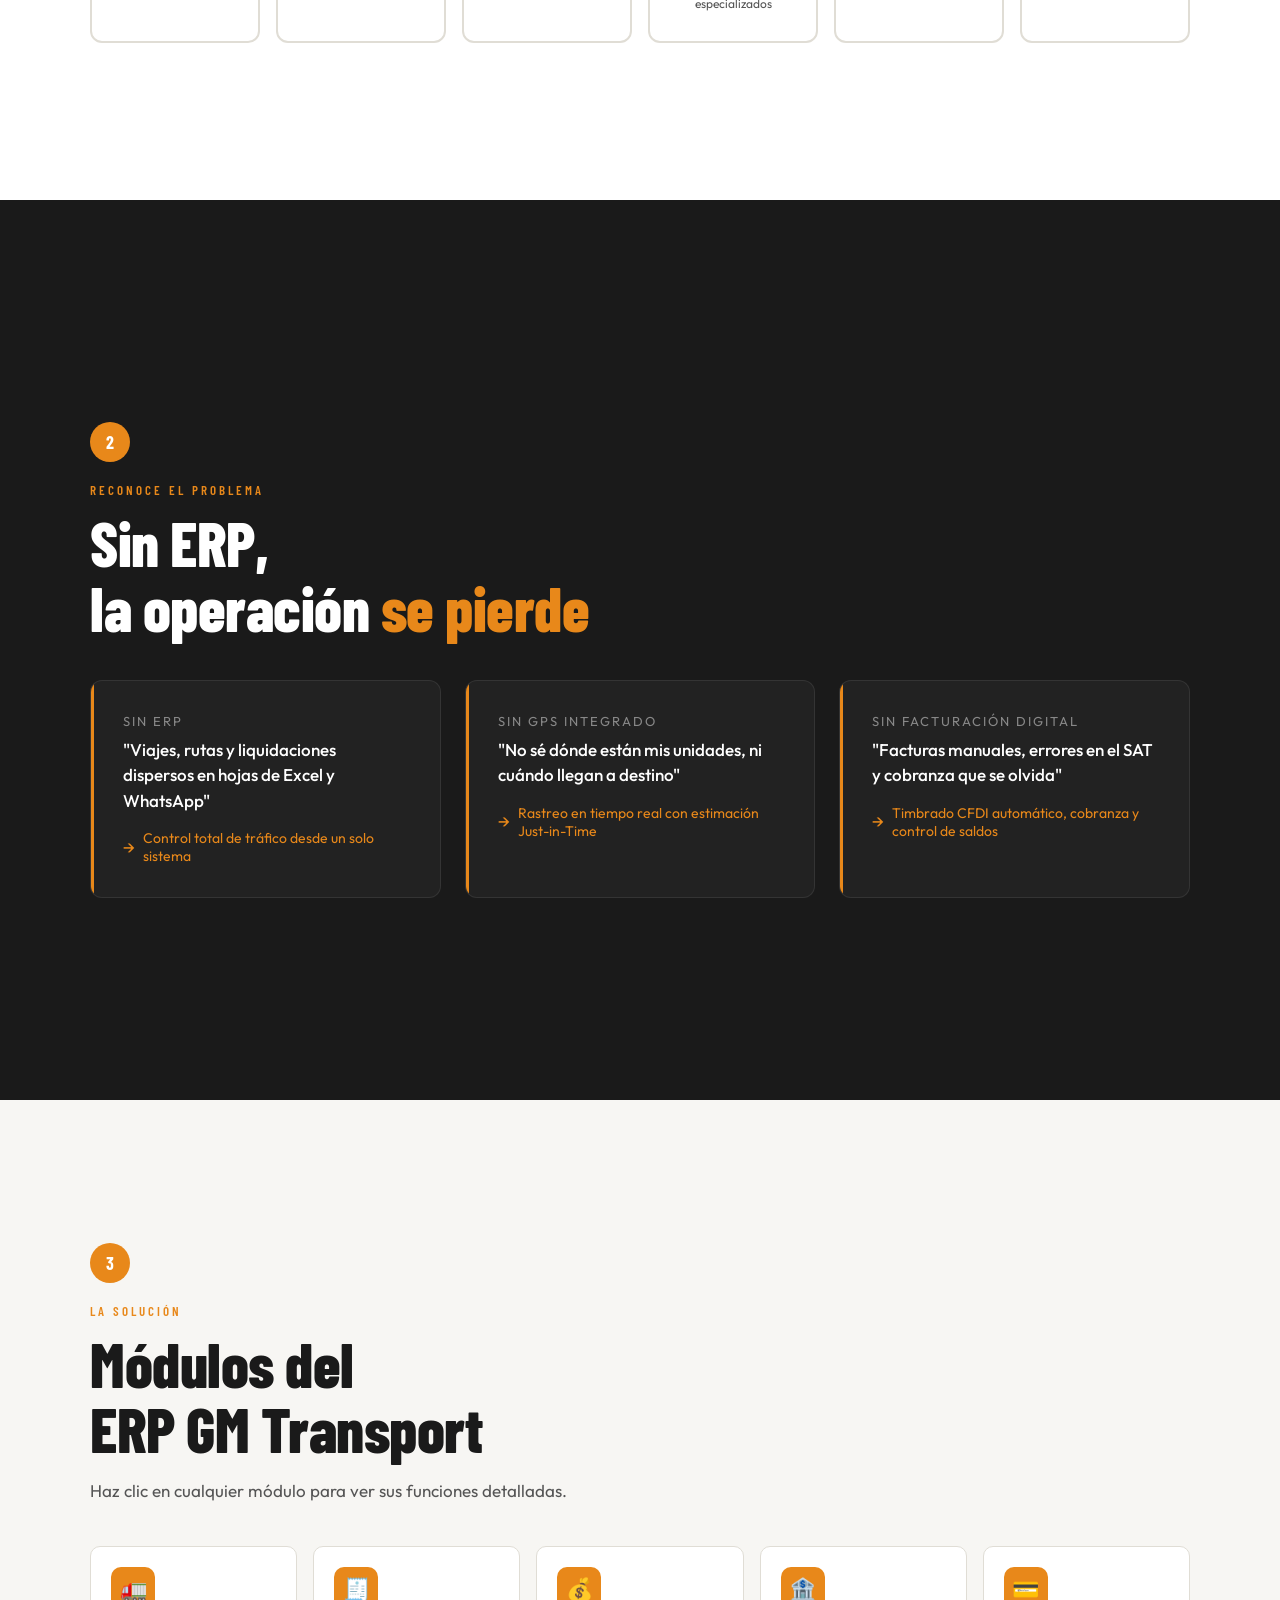
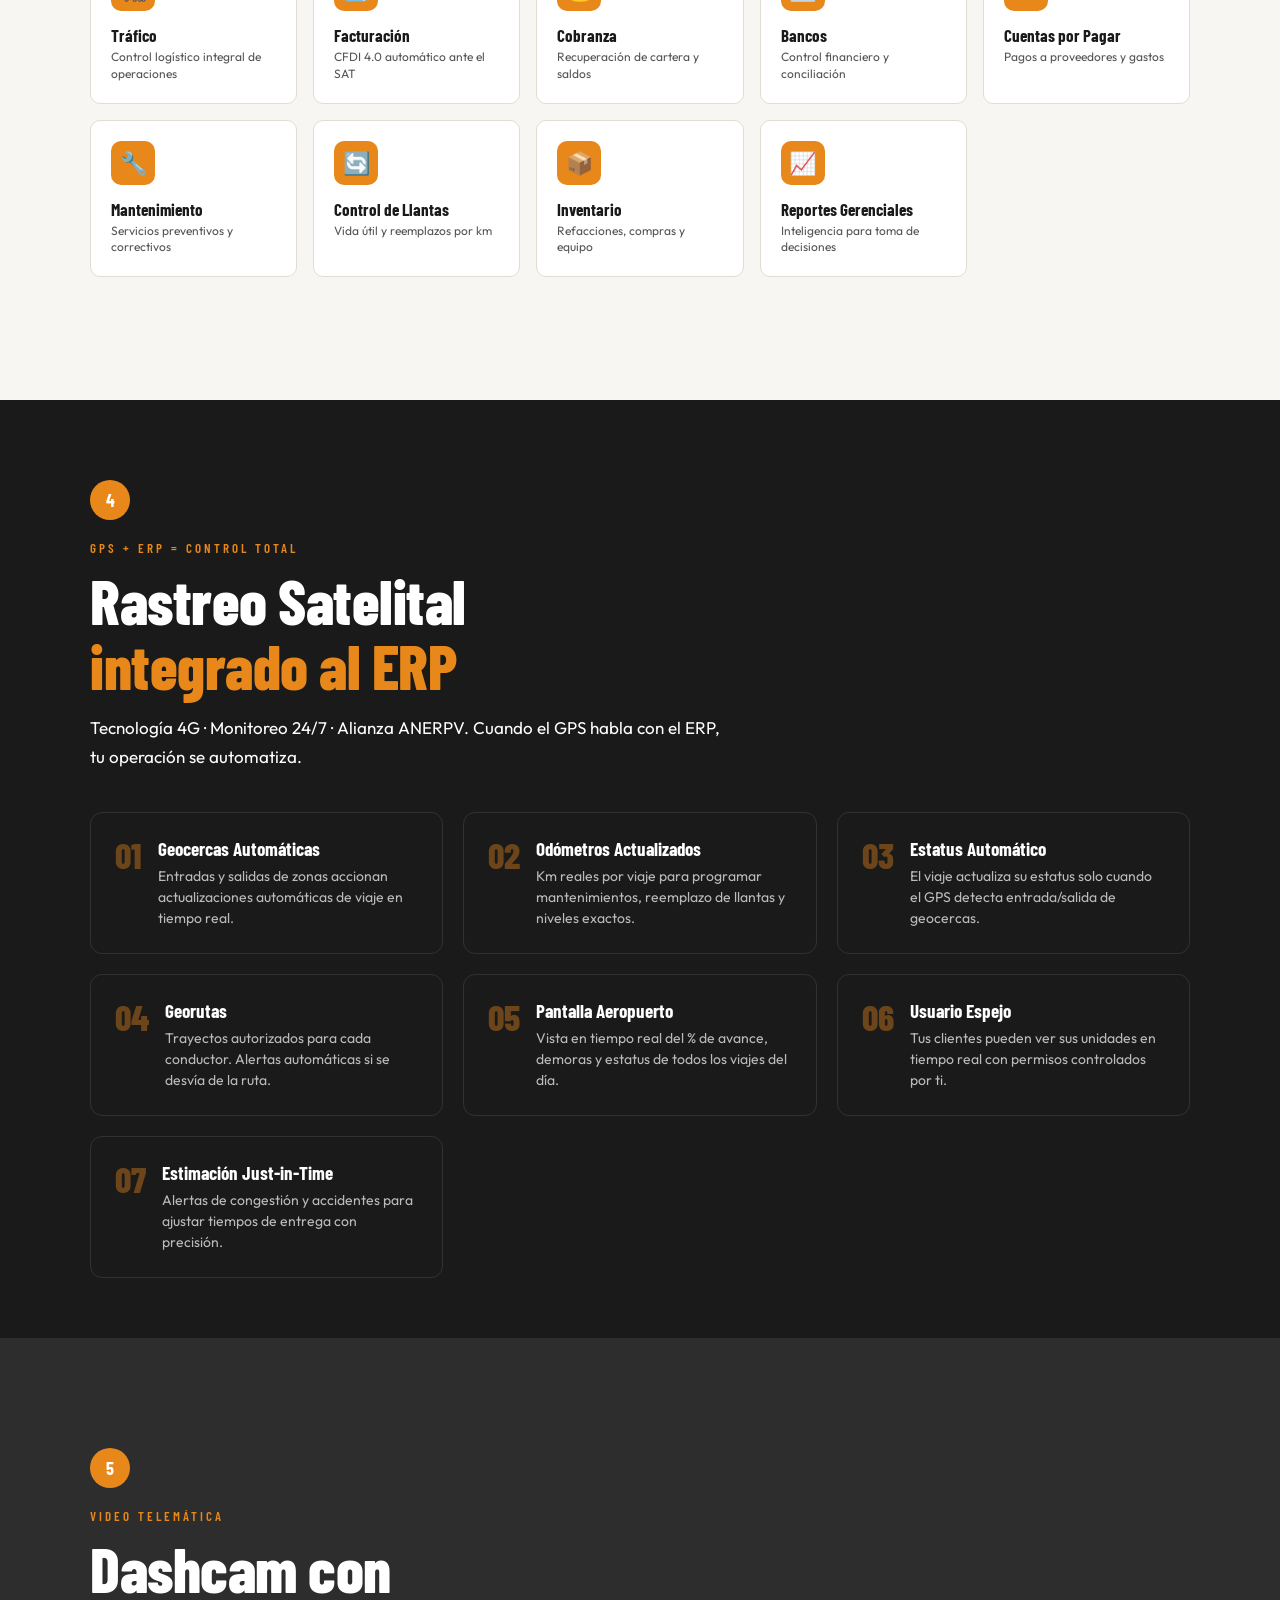
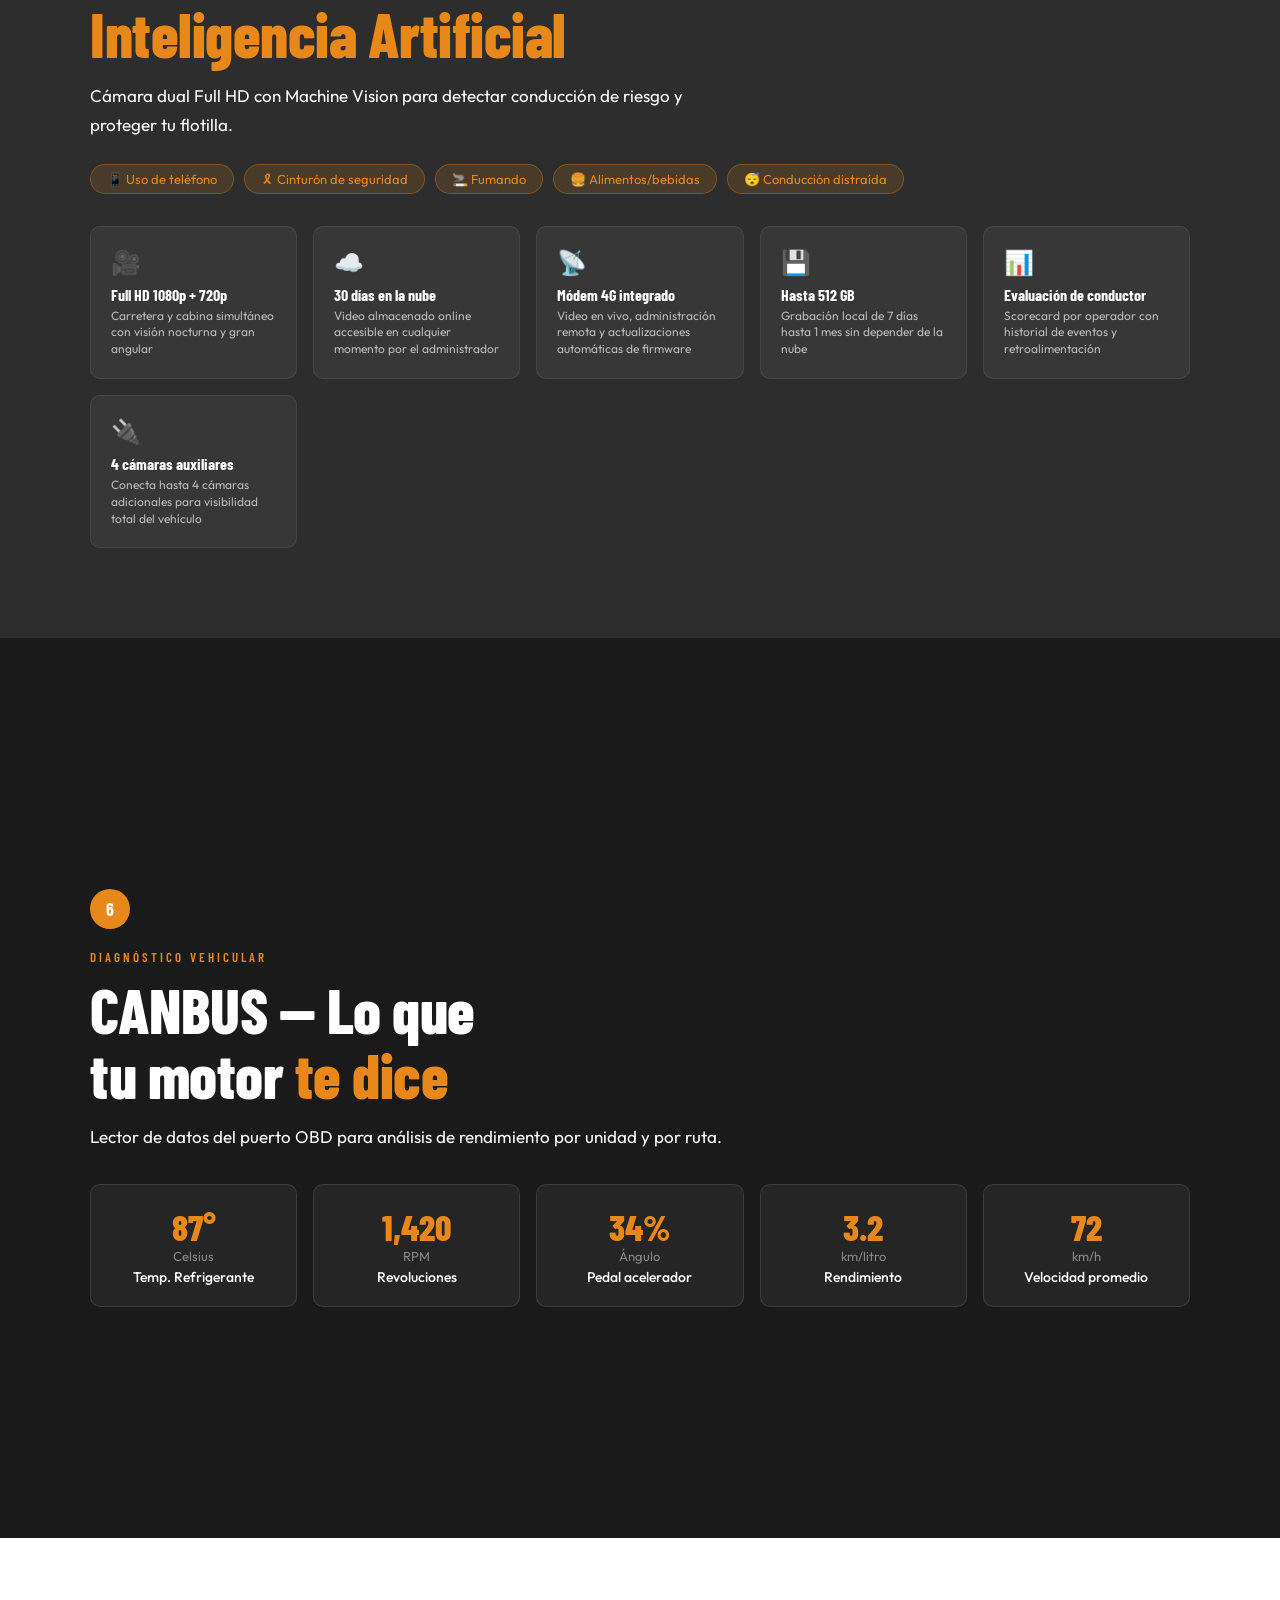
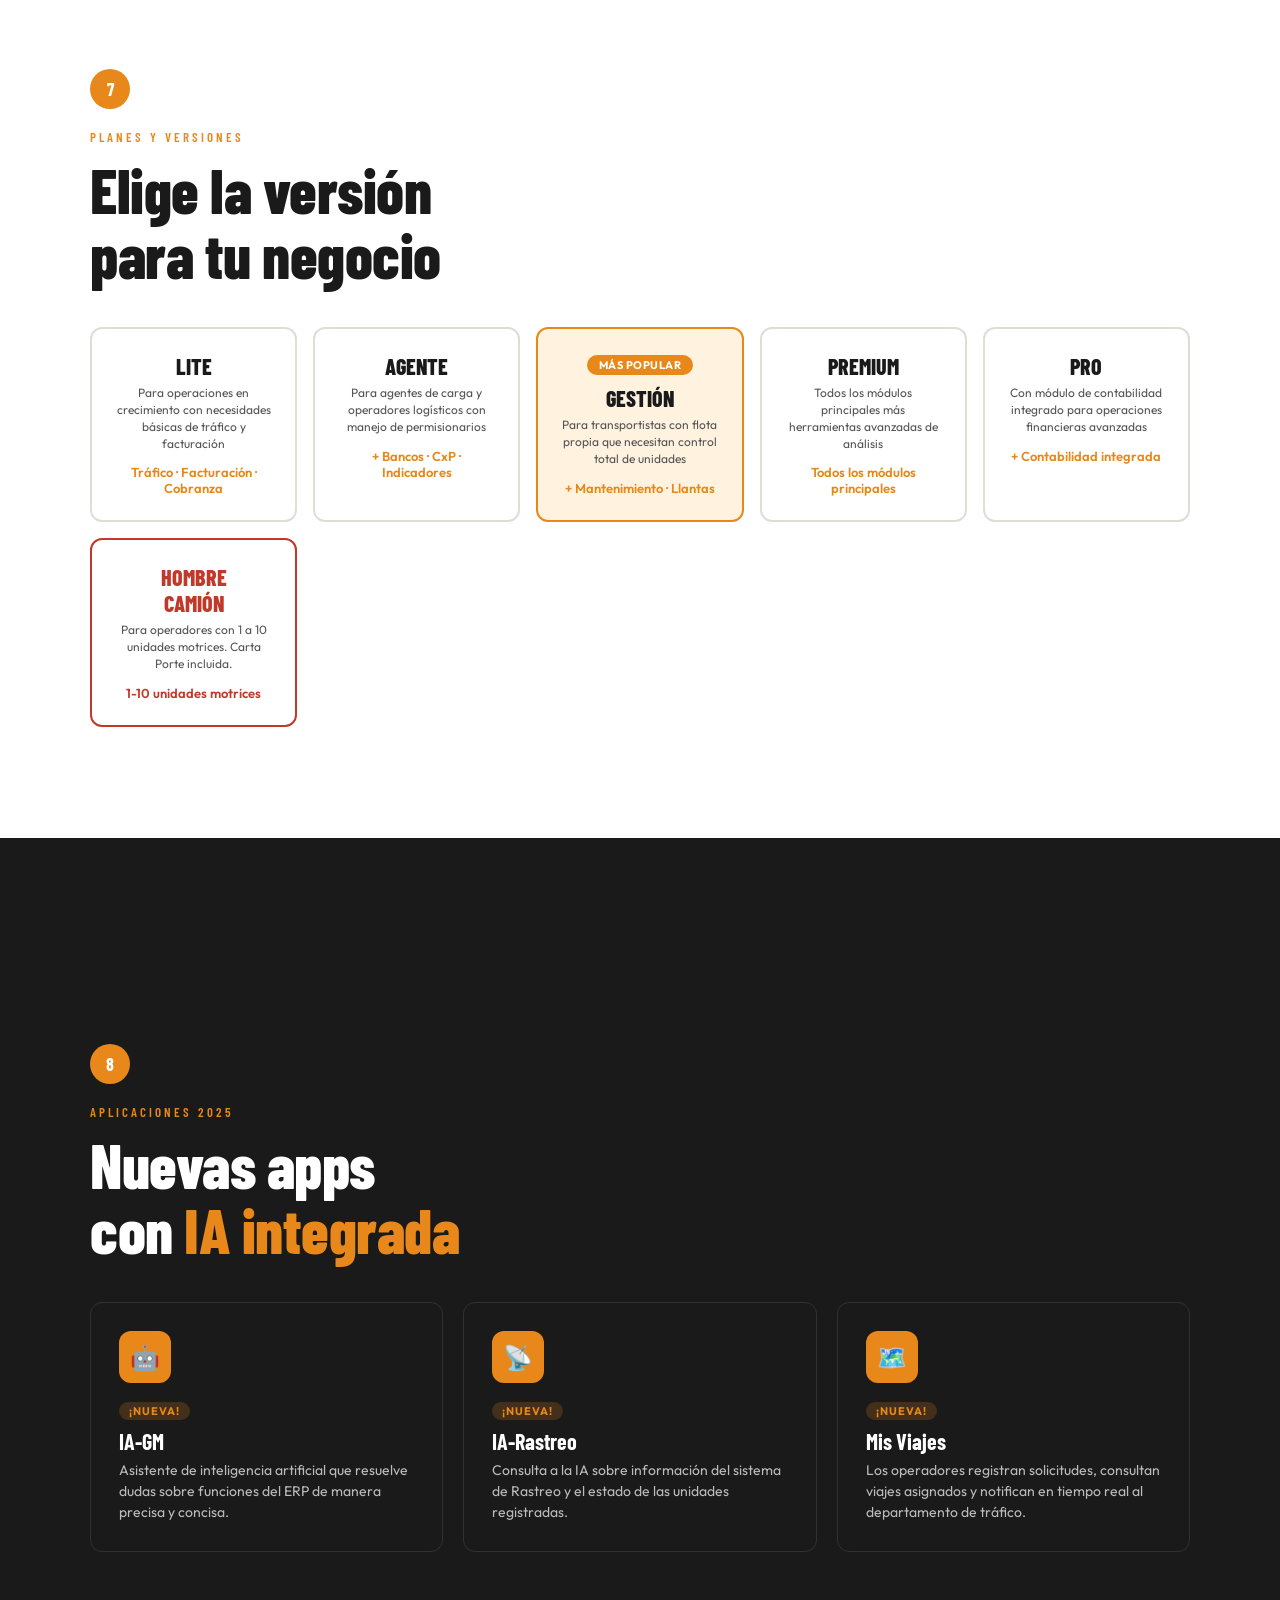
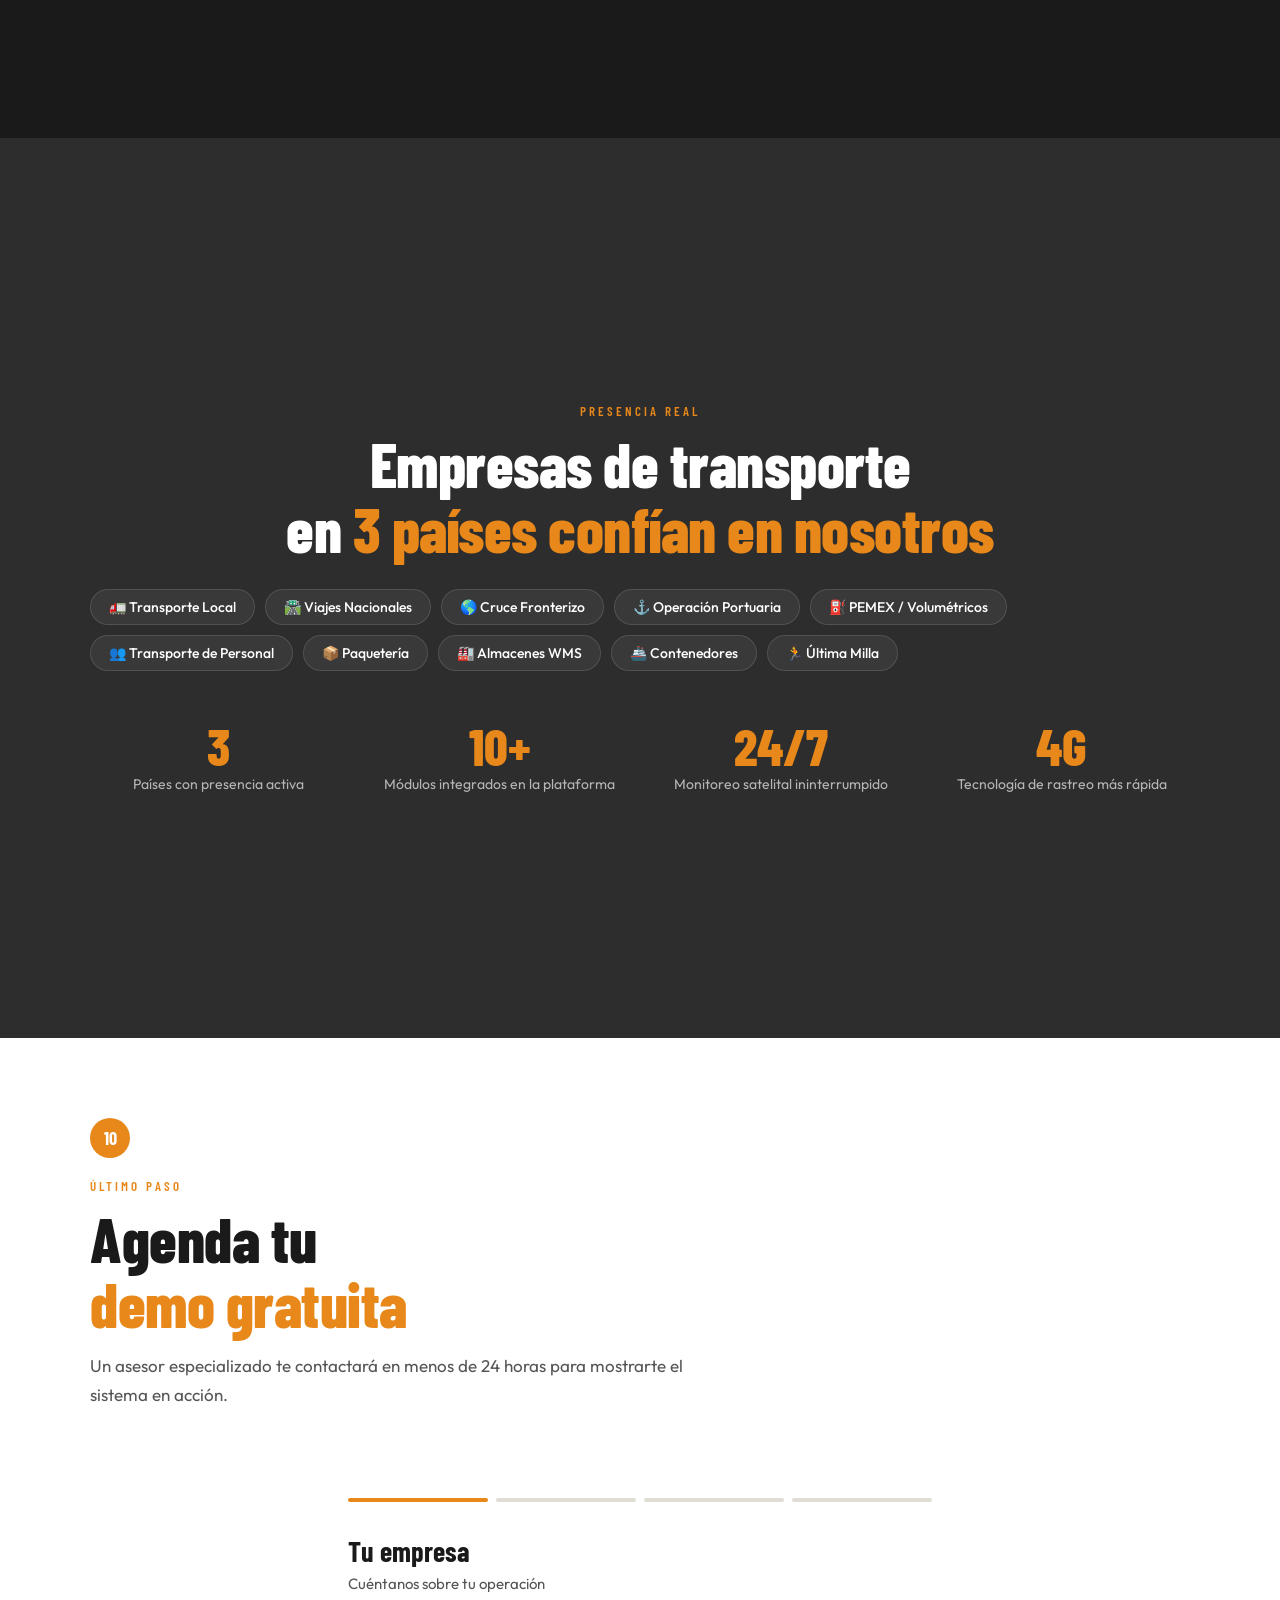
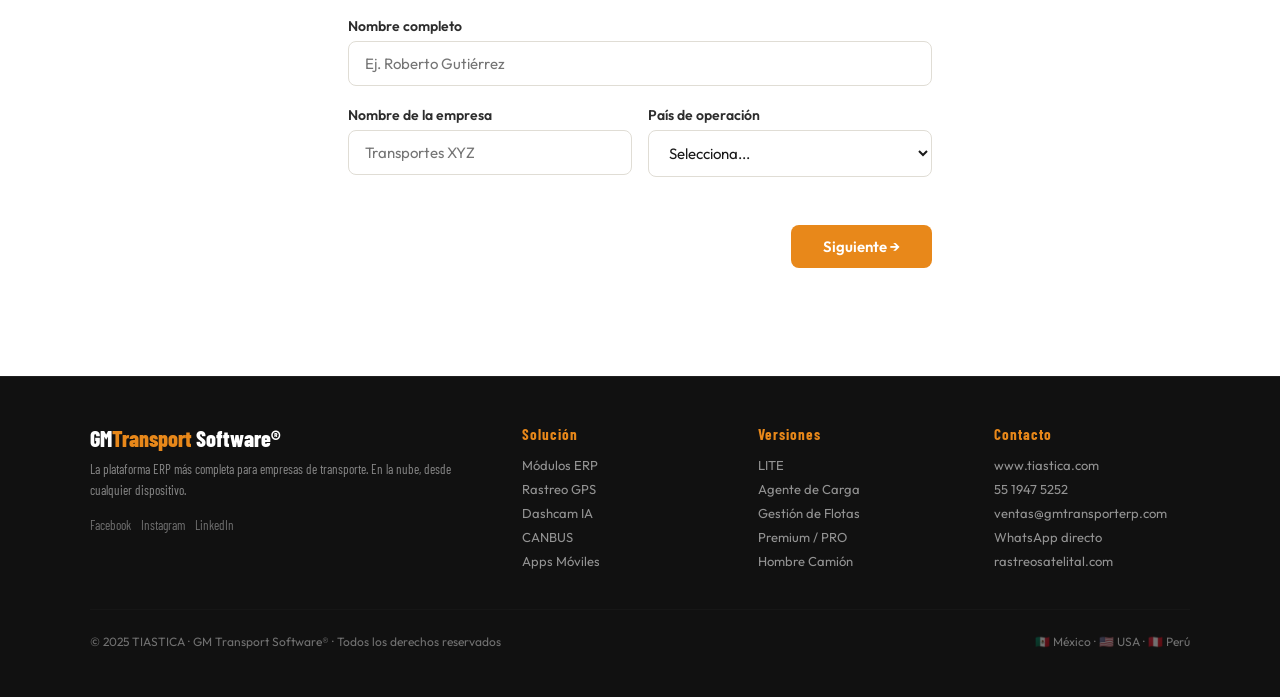
<file: ERP_Transport_Onboarding_AILight.html>
<!DOCTYPE html>
<html lang="es">
<head>
<meta charset="UTF-8">
<meta name="viewport" content="width=device-width, initial-scale=1.0">
<title>GM Transport ERP · Software Para Transporte | TIASTICA</title>
<meta name="description" content="GM Transport Software® es el ERP en la nube más completo para empresas de transporte de carga. Tráfico, Facturación, GPS, Dashcam IA y más.">
<link rel="preconnect" href="https://fonts.googleapis.com">
<link rel="preconnect" href="https://fonts.gstatic.com" crossorigin>
<link href="https://fonts.googleapis.com/css2?family=Barlow+Condensed:wght@400;600;700;800&family=Outfit:wght@300;400;500;600&display=swap" rel="stylesheet">
<style>
:root{
  --orange:#E8881A;
  --orange-light:#F5A623;
  --orange-pale:#FFF3E0;
  --dark:#1A1A1A;
  --dark2:#2D2D2D;
  --gray:#555;
  --gray-light:#888;
  --bg:#F7F6F3;
  --white:#FFFFFF;
  --border:#E0DDD5;
  --red:#C0392B;
}
*{margin:0;padding:0;box-sizing:border-box;}
body{font-family:'Outfit',sans-serif;background:var(--dark);color:var(--white);overflow-x:hidden;}

/* PROGRESS BAR */
#progress-bar{position:fixed;top:0;left:0;height:3px;background:var(--orange);width:0%;z-index:9999;transition:width 0.3s;}

/* NAV */
nav{position:fixed;top:3px;left:0;right:0;z-index:100;background:rgba(26,26,26,0.95);backdrop-filter:blur(10px);border-bottom:1px solid rgba(232,136,26,0.2);padding:12px 40px;display:flex;align-items:center;justify-content:space-between;}
.nav-logo{display:flex;align-items:center;gap:10px;}
.nav-logo-icon{width:36px;height:36px;background:var(--orange);border-radius:6px;display:flex;align-items:center;justify-content:center;font-family:'Barlow Condensed',sans-serif;font-weight:800;font-size:14px;color:white;letter-spacing:-0.5px;}
.nav-brand{font-family:'Barlow Condensed',sans-serif;font-weight:700;font-size:18px;letter-spacing:0.5px;}
.nav-brand span{color:var(--orange);}
.nav-steps{display:flex;gap:6px;}
.nav-dot{width:8px;height:8px;border-radius:50%;background:rgba(255,255,255,0.2);cursor:pointer;transition:all 0.3s;}
.nav-dot.active{background:var(--orange);transform:scale(1.3);}
.nav-dot.done{background:rgba(232,136,26,0.5);}
.nav-cta{background:var(--orange);color:white;border:none;padding:8px 20px;border-radius:6px;font-family:'Outfit',sans-serif;font-weight:600;font-size:13px;cursor:pointer;transition:all 0.2s;}
.nav-cta:hover{background:var(--orange-light);transform:translateY(-1px);}

/* SECTIONS */
section{min-height:100vh;display:flex;flex-direction:column;justify-content:center;padding:80px 40px 60px;position:relative;overflow:hidden;}
section.light{background:var(--white);color:var(--dark);}
section.gray-bg{background:var(--bg);color:var(--dark);}
section.dark-section{background:var(--dark);}
section.dark2{background:var(--dark2);}

.section-label{font-family:'Barlow Condensed',sans-serif;font-size:13px;font-weight:600;letter-spacing:3px;text-transform:uppercase;color:var(--orange);margin-bottom:12px;}
.section-title{font-family:'Barlow Condensed',sans-serif;font-size:clamp(36px,5vw,62px);font-weight:800;line-height:1.05;letter-spacing:-0.5px;}
.section-sub{font-size:17px;font-weight:400;line-height:1.7;opacity:0.75;max-width:640px;margin-top:16px;}

.content-wrap{max-width:1100px;margin:0 auto;width:100%;}

/* HERO */
#hero{min-height:100vh;background:#111;display:flex;align-items:center;padding:100px 40px 60px;}
.hero-bg{position:absolute;inset:0;background:url('https://images.unsplash.com/photo-1601584115197-04ecc0da31d7?w=1600&q=60') center/cover no-repeat;opacity:0.15;}
.hero-accent{position:absolute;bottom:0;left:0;right:0;height:300px;background:linear-gradient(transparent,#111);}
.hero-badge{display:inline-flex;align-items:center;gap:8px;background:rgba(232,136,26,0.15);border:1px solid rgba(232,136,26,0.4);border-radius:100px;padding:6px 16px;font-size:13px;color:var(--orange);margin-bottom:24px;}
.hero-badge::before{content:'';width:8px;height:8px;border-radius:50%;background:var(--orange);animation:pulse 2s infinite;}
@keyframes pulse{0%,100%{opacity:1}50%{opacity:0.3}}
.hero-title{font-family:'Barlow Condensed',sans-serif;font-size:clamp(48px,7vw,90px);font-weight:800;line-height:0.95;letter-spacing:-1px;max-width:800px;}
.hero-title .accent{color:var(--orange);}
.hero-sub{font-size:20px;font-weight:300;line-height:1.6;opacity:0.8;max-width:560px;margin:24px 0 40px;}
.hero-ctas{display:flex;gap:16px;flex-wrap:wrap;}
.btn-primary{background:var(--orange);color:white;border:none;padding:14px 32px;border-radius:8px;font-family:'Outfit',sans-serif;font-weight:600;font-size:16px;cursor:pointer;transition:all 0.2s;display:inline-flex;align-items:center;gap:8px;}
.btn-primary:hover{background:var(--orange-light);transform:translateY(-2px);box-shadow:0 8px 24px rgba(232,136,26,0.3);}
.btn-outline{background:transparent;color:white;border:1px solid rgba(255,255,255,0.3);padding:14px 32px;border-radius:8px;font-family:'Outfit',sans-serif;font-weight:500;font-size:16px;cursor:pointer;transition:all 0.2s;}
.btn-outline:hover{border-color:rgba(255,255,255,0.7);background:rgba(255,255,255,0.05);}
.hero-flags{display:flex;gap:12px;margin-top:40px;align-items:center;}
.flag-tag{display:flex;align-items:center;gap:6px;font-size:13px;opacity:0.6;font-weight:500;}

/* STEP INDICATOR */
.step-num{display:inline-flex;align-items:center;justify-content:center;width:40px;height:40px;border-radius:50%;background:var(--orange);font-family:'Barlow Condensed',sans-serif;font-weight:700;font-size:18px;color:white;margin-bottom:20px;flex-shrink:0;}

/* PROFILE SELECTOR */
.profile-grid{display:grid;grid-template-columns:repeat(auto-fit,minmax(160px,1fr));gap:16px;margin-top:40px;}
.profile-card{background:var(--white);border:2px solid var(--border);border-radius:12px;padding:28px 20px;text-align:center;cursor:pointer;transition:all 0.25s;color:var(--dark);}
.profile-card:hover{border-color:var(--orange);transform:translateY(-4px);box-shadow:0 12px 32px rgba(232,136,26,0.15);}
.profile-card.selected{border-color:var(--orange);background:var(--orange-pale);}
.profile-icon{font-size:36px;margin-bottom:12px;display:block;}
.profile-card h3{font-family:'Barlow Condensed',sans-serif;font-weight:700;font-size:18px;line-height:1.2;}
.profile-card p{font-size:12px;color:var(--gray);margin-top:6px;line-height:1.4;}

/* PAIN POINTS */
.pain-grid{display:grid;grid-template-columns:repeat(auto-fit,minmax(280px,1fr));gap:24px;margin-top:40px;}
.pain-card{background:rgba(255,255,255,0.04);border:1px solid rgba(255,255,255,0.08);border-radius:12px;padding:32px;position:relative;overflow:hidden;}
.pain-card::before{content:'';position:absolute;top:0;left:0;width:3px;height:100%;background:var(--orange);}
.pain-before{font-size:13px;color:var(--gray-light);text-transform:uppercase;letter-spacing:2px;margin-bottom:8px;}
.pain-text{font-size:17px;font-weight:500;line-height:1.5;}
.pain-after{display:flex;align-items:center;gap:8px;margin-top:16px;font-size:14px;color:var(--orange);}
.pain-after::before{content:'→';font-size:18px;}

/* MODULES */
.modules-grid{display:grid;grid-template-columns:repeat(auto-fit,minmax(180px,1fr));gap:16px;margin-top:40px;}
.module-card{background:var(--white);border:1px solid var(--border);border-radius:10px;padding:20px;cursor:pointer;transition:all 0.25s;color:var(--dark);}
.module-card:hover{border-color:var(--orange);transform:translateY(-3px);box-shadow:0 8px 24px rgba(232,136,26,0.12);}
.module-card.active{border-color:var(--orange);background:var(--orange-pale);}
.module-icon{width:44px;height:44px;border-radius:10px;background:var(--orange);display:flex;align-items:center;justify-content:center;font-size:22px;margin-bottom:14px;}
.module-card h4{font-family:'Barlow Condensed',sans-serif;font-weight:700;font-size:17px;}
.module-card p{font-size:12px;color:var(--gray);margin-top:4px;line-height:1.4;}

.module-detail{background:var(--orange-pale);border:1px solid rgba(232,136,26,0.3);border-radius:12px;padding:32px;margin-top:24px;display:none;animation:fadeIn 0.3s;}
.module-detail.show{display:block;}
@keyframes fadeIn{from{opacity:0;transform:translateY(8px)}to{opacity:1;transform:translateY(0)}}
.module-detail h3{font-family:'Barlow Condensed',sans-serif;font-weight:700;font-size:26px;color:var(--dark);margin-bottom:12px;}
.module-detail ul{list-style:none;display:grid;grid-template-columns:repeat(auto-fit,minmax(200px,1fr));gap:8px;}
.module-detail li{display:flex;align-items:center;gap:8px;font-size:14px;color:var(--dark2);}
.module-detail li::before{content:'✦';color:var(--orange);font-size:10px;flex-shrink:0;}

/* GPS */
.gps-grid{display:grid;grid-template-columns:repeat(auto-fit,minmax(280px,1fr));gap:20px;margin-top:40px;}
.gps-card{border:1px solid rgba(255,255,255,0.1);border-radius:12px;padding:24px;display:flex;gap:16px;align-items:flex-start;transition:all 0.25s;}
.gps-card:hover{border-color:var(--orange);background:rgba(232,136,26,0.06);}
.gps-num{font-family:'Barlow Condensed',sans-serif;font-size:36px;font-weight:800;color:var(--orange);line-height:1;flex-shrink:0;opacity:0.4;}
.gps-content h4{font-family:'Barlow Condensed',sans-serif;font-weight:700;font-size:19px;margin-bottom:6px;}
.gps-content p{font-size:14px;opacity:0.7;line-height:1.5;}

/* DASHCAM */
.dash-features{display:grid;grid-template-columns:repeat(auto-fit,minmax(200px,1fr));gap:16px;margin-top:32px;}
.dash-feat{background:rgba(255,255,255,0.05);border-radius:10px;padding:20px;border:1px solid rgba(255,255,255,0.07);}
.dash-feat-icon{font-size:24px;margin-bottom:8px;}
.dash-feat h5{font-family:'Barlow Condensed',sans-serif;font-weight:700;font-size:16px;margin-bottom:4px;}
.dash-feat p{font-size:12px;opacity:0.65;line-height:1.4;}
.alert-tags{display:flex;flex-wrap:wrap;gap:10px;margin-top:24px;}
.alert-tag{background:rgba(232,136,26,0.15);border:1px solid rgba(232,136,26,0.35);border-radius:100px;padding:6px 16px;font-size:13px;color:var(--orange);}

/* PLANS */
.plans-grid{display:grid;grid-template-columns:repeat(auto-fit,minmax(180px,1fr));gap:16px;margin-top:40px;}
.plan-card{background:var(--white);border:2px solid var(--border);border-radius:12px;padding:24px;text-align:center;cursor:pointer;transition:all 0.25s;color:var(--dark);}
.plan-card:hover{transform:translateY(-4px);border-color:var(--orange);}
.plan-card.featured{border-color:var(--orange);background:var(--orange-pale);}
.plan-card.featured .plan-badge{display:inline-block;}
.plan-badge{display:none;background:var(--orange);color:white;font-size:11px;font-weight:700;padding:3px 12px;border-radius:100px;margin-bottom:10px;letter-spacing:0.5px;}
.plan-name{font-family:'Barlow Condensed',sans-serif;font-weight:800;font-size:22px;}
.plan-desc{font-size:12px;color:var(--gray);margin-top:6px;line-height:1.4;}
.plan-units{font-size:13px;color:var(--orange);font-weight:600;margin-top:12px;}

/* VERSIONS TABLE */
.versions-tabs{display:flex;gap:8px;flex-wrap:wrap;margin-bottom:24px;}
.vtab{background:rgba(255,255,255,0.06);border:1px solid rgba(255,255,255,0.12);border-radius:8px;padding:8px 20px;font-size:14px;cursor:pointer;transition:all 0.2s;font-family:'Barlow Condensed',sans-serif;font-weight:600;font-size:15px;}
.vtab.active{background:var(--orange);border-color:var(--orange);}
.vtab:hover:not(.active){border-color:rgba(232,136,26,0.5);}

/* FORM */
.form-wrap{background:var(--white);border-radius:16px;padding:48px;max-width:680px;margin:40px auto 0;color:var(--dark);}
.form-progress{display:flex;gap:8px;margin-bottom:32px;}
.fp-step{height:4px;flex:1;background:var(--border);border-radius:2px;transition:all 0.4s;}
.fp-step.done{background:var(--orange);}
.form-step{display:none;}
.form-step.active{display:block;animation:fadeIn 0.3s;}
.form-step h3{font-family:'Barlow Condensed',sans-serif;font-weight:700;font-size:28px;margin-bottom:6px;}
.form-step p{font-size:15px;color:var(--gray);margin-bottom:24px;}
.form-group{margin-bottom:20px;}
.form-group label{display:block;font-size:14px;font-weight:600;margin-bottom:6px;color:var(--dark2);}
.form-group input,.form-group select{width:100%;padding:12px 16px;border:1.5px solid var(--border);border-radius:8px;font-family:'Outfit',sans-serif;font-size:15px;background:var(--white);color:var(--dark);transition:border-color 0.2s;outline:none;}
.form-group input:focus,.form-group select:focus{border-color:var(--orange);}
.form-row{display:grid;grid-template-columns:1fr 1fr;gap:16px;}
.check-grid{display:grid;grid-template-columns:1fr 1fr;gap:10px;margin-top:8px;}
.check-item{display:flex;align-items:center;gap:8px;font-size:14px;cursor:pointer;}
.check-item input{width:16px;height:16px;accent-color:var(--orange);}
.form-nav{display:flex;justify-content:space-between;align-items:center;margin-top:28px;}
.btn-next{background:var(--orange);color:white;border:none;padding:12px 32px;border-radius:8px;font-family:'Outfit',sans-serif;font-weight:600;font-size:15px;cursor:pointer;transition:all 0.2s;}
.btn-next:hover{background:var(--orange-light);}
.btn-back{background:none;border:1.5px solid var(--border);padding:10px 24px;border-radius:8px;font-family:'Outfit',sans-serif;font-size:15px;cursor:pointer;color:var(--gray);}
.success-msg{text-align:center;padding:24px 0;}
.success-icon{font-size:56px;margin-bottom:16px;display:block;}
.success-msg h3{font-family:'Barlow Condensed',sans-serif;font-weight:700;font-size:30px;color:var(--dark);}
.success-msg p{color:var(--gray);margin-top:8px;font-size:15px;line-height:1.6;}
.whatsapp-btn{display:inline-flex;align-items:center;gap:10px;background:#25D366;color:white;padding:14px 28px;border-radius:8px;font-weight:600;font-size:15px;text-decoration:none;margin-top:20px;transition:all 0.2s;}
.whatsapp-btn:hover{background:#1ea952;transform:translateY(-2px);}

/* AI CHAT */
#chat-btn{position:fixed;bottom:30px;right:30px;width:60px;height:60px;border-radius:50%;background:var(--orange);border:none;cursor:pointer;z-index:500;display:flex;align-items:center;justify-content:center;font-size:26px;box-shadow:0 4px 20px rgba(232,136,26,0.4);transition:all 0.3s;animation:bounce 3s 2s infinite;}
#chat-btn:hover{transform:scale(1.1);box-shadow:0 8px 32px rgba(232,136,26,0.5);}
@keyframes bounce{0%,80%,100%{transform:translateY(0)}40%{transform:translateY(-8px)}}
#chat-badge{position:absolute;top:-4px;right:-4px;width:20px;height:20px;background:#E74C3C;border-radius:50%;font-size:11px;font-weight:700;color:white;display:flex;align-items:center;justify-content:center;}
#chat-window{position:fixed;bottom:104px;right:30px;width:360px;height:520px;background:var(--white);border-radius:16px;box-shadow:0 20px 60px rgba(0,0,0,0.25);z-index:500;display:flex;flex-direction:column;overflow:hidden;transform:scale(0) translateY(20px);transform-origin:bottom right;transition:all 0.35s cubic-bezier(0.34,1.56,0.64,1);opacity:0;}
#chat-window.open{transform:scale(1) translateY(0);opacity:1;}
.chat-header{background:var(--orange);padding:16px 20px;display:flex;align-items:center;gap:12px;flex-shrink:0;}
.chat-avatar{width:38px;height:38px;border-radius:50%;background:rgba(255,255,255,0.2);display:flex;align-items:center;justify-content:center;font-family:'Barlow Condensed',sans-serif;font-weight:800;font-size:16px;color:white;}
.chat-header-info h4{font-weight:600;font-size:15px;color:white;}
.chat-header-info p{font-size:12px;color:rgba(255,255,255,0.75);}
.chat-status{display:flex;align-items:center;gap:5px;}
.chat-status::before{content:'';width:7px;height:7px;border-radius:50%;background:#4CD964;}
.chat-close{margin-left:auto;background:rgba(255,255,255,0.2);border:none;color:white;width:28px;height:28px;border-radius:50%;cursor:pointer;font-size:16px;display:flex;align-items:center;justify-content:center;}
.chat-msgs{flex:1;overflow-y:auto;padding:16px;display:flex;flex-direction:column;gap:12px;}
.msg{max-width:82%;word-wrap:break-word;animation:fadeIn 0.2s;}
.msg.bot{align-self:flex-start;}
.msg.user{align-self:flex-end;}
.msg-bubble{padding:10px 14px;border-radius:12px;font-size:14px;line-height:1.5;}
.msg.bot .msg-bubble{background:#F0F0EE;color:var(--dark);border-bottom-left-radius:4px;}
.msg.user .msg-bubble{background:var(--orange);color:white;border-bottom-right-radius:4px;}
.msg-name{font-size:11px;color:var(--gray-light);margin-bottom:4px;}
.quick-replies{display:flex;flex-wrap:wrap;gap:6px;padding:0 16px 12px;}
.qr{background:white;border:1.5px solid var(--orange);color:var(--orange);border-radius:100px;padding:5px 13px;font-size:12px;font-weight:600;cursor:pointer;transition:all 0.2s;font-family:'Outfit',sans-serif;}
.qr:hover{background:var(--orange);color:white;}
.typing-indicator{display:flex;align-items:center;gap:5px;padding:10px 14px;background:#F0F0EE;border-radius:12px;border-bottom-left-radius:4px;width:fit-content;}
.typing-dot{width:7px;height:7px;border-radius:50%;background:var(--gray-light);animation:typing 1.2s infinite;}
.typing-dot:nth-child(2){animation-delay:0.2s;}
.typing-dot:nth-child(3){animation-delay:0.4s;}
@keyframes typing{0%,60%,100%{transform:translateY(0)}30%{transform:translateY(-6px)}}
.chat-input-area{padding:12px 16px;border-top:1px solid #E8E8E8;display:flex;gap:8px;background:white;flex-shrink:0;}
#chat-input{flex:1;border:1.5px solid #E0DDD5;border-radius:8px;padding:9px 14px;font-family:'Outfit',sans-serif;font-size:14px;outline:none;background:white;color:var(--dark);}
#chat-input:focus{border-color:var(--orange);}
#chat-send{background:var(--orange);border:none;color:white;width:36px;height:36px;border-radius:8px;cursor:pointer;font-size:16px;display:flex;align-items:center;justify-content:center;flex-shrink:0;transition:all 0.2s;}
#chat-send:hover{background:var(--orange-light);}

/* SOCIAL PROOF */
.sectors{display:flex;flex-wrap:wrap;gap:10px;margin-top:28px;}
.sector-tag{background:rgba(255,255,255,0.06);border:1px solid rgba(255,255,255,0.12);border-radius:100px;padding:8px 18px;font-size:14px;font-weight:500;transition:all 0.2s;cursor:default;}
.sector-tag:hover{background:rgba(232,136,26,0.12);border-color:rgba(232,136,26,0.4);color:var(--orange);}
.stats-row{display:grid;grid-template-columns:repeat(auto-fit,minmax(140px,1fr));gap:24px;margin-top:48px;}
.stat-item{text-align:center;}
.stat-num{font-family:'Barlow Condensed',sans-serif;font-size:52px;font-weight:800;color:var(--orange);line-height:1;}
.stat-label{font-size:14px;opacity:0.65;margin-top:4px;}

/* CANBUS */
.canbus-grid{display:grid;grid-template-columns:repeat(auto-fit,minmax(180px,1fr));gap:16px;margin-top:32px;}
.canbus-card{background:rgba(255,255,255,0.05);border:1px solid rgba(255,255,255,0.1);border-radius:10px;padding:20px;text-align:center;}
.canbus-val{font-family:'Barlow Condensed',sans-serif;font-size:36px;font-weight:800;color:var(--orange);}
.canbus-unit{font-size:13px;color:var(--gray-light);}
.canbus-label{font-size:14px;font-weight:500;margin-top:4px;}

/* APPS */
.apps-grid{display:grid;grid-template-columns:repeat(auto-fit,minmax(260px,1fr));gap:20px;margin-top:40px;}
.app-card{border:1px solid rgba(255,255,255,0.1);border-radius:12px;padding:28px;transition:all 0.25s;}
.app-card:hover{border-color:var(--orange);transform:translateY(-4px);}
.app-icon{width:52px;height:52px;background:var(--orange);border-radius:12px;display:flex;align-items:center;justify-content:center;font-size:24px;margin-bottom:16px;}
.app-badge{display:inline-block;background:rgba(232,136,26,0.2);color:var(--orange);font-size:11px;font-weight:700;padding:2px 10px;border-radius:100px;letter-spacing:1px;margin-bottom:8px;}
.app-card h4{font-family:'Barlow Condensed',sans-serif;font-weight:700;font-size:22px;margin-bottom:6px;}
.app-card p{font-size:14px;opacity:0.7;line-height:1.5;}

/* SCROLL REVEAL */
.reveal{opacity:0;transform:translateY(30px);transition:all 0.7s cubic-bezier(0.25,0.8,0.25,1);}
.reveal.visible{opacity:1;transform:translateY(0);}
.reveal-delay-1{transition-delay:0.1s;}
.reveal-delay-2{transition-delay:0.2s;}
.reveal-delay-3{transition-delay:0.3s;}

/* FOOTER */
footer{background:#111;padding:48px 40px;border-top:1px solid rgba(255,255,255,0.06);}
.footer-inner{max-width:1100px;margin:0 auto;display:grid;grid-template-columns:2fr 1fr 1fr 1fr;gap:40px;}
.footer-brand{font-family:'Barlow Condensed',sans-serif;}
.footer-brand h3{font-size:22px;font-weight:800;margin-bottom:8px;}
.footer-brand h3 span{color:var(--orange);}
.footer-brand p{font-size:13px;opacity:0.5;line-height:1.6;}
.footer-col h5{font-family:'Barlow Condensed',sans-serif;font-weight:700;font-size:15px;letter-spacing:1px;color:var(--orange);margin-bottom:14px;}
.footer-col a{display:block;color:rgba(255,255,255,0.55);font-size:13px;text-decoration:none;margin-bottom:8px;transition:color 0.2s;}
.footer-col a:hover{color:white;}
.footer-bottom{max-width:1100px;margin:32px auto 0;padding-top:24px;border-top:1px solid rgba(255,255,255,0.06);display:flex;justify-content:space-between;align-items:center;font-size:12px;opacity:0.4;}
</style>
</head>
<body>

<div id="progress-bar"></div>

<!-- NAV -->
<nav>
  <div class="nav-logo">
    <div class="nav-logo-icon">ERP</div>
    <div class="nav-brand">GM<span>Transport</span> Software®</div>
  </div>
  <div class="nav-steps" id="nav-dots"></div>
  <button class="nav-cta" onclick="scrollToForm()">Quiero mi Demo →</button>
</nav>

<!-- HERO -->
<section id="hero">
  <div class="hero-bg"></div>
  <div class="hero-accent"></div>
  <div class="content-wrap" style="position:relative;z-index:1">
    <div class="hero-badge">Sistema activo en México · USA · Perú</div>
    <h1 class="hero-title reveal">La plataforma ERP<br>más completa para<br><span class="accent">empresas de transporte</span></h1>
    <p class="hero-sub reveal reveal-delay-1">Gestión operativa, facturación electrónica, rastreo satelital y dashcam con IA. Todo integrado, todo en la nube, desde cualquier dispositivo.</p>
    <div class="hero-ctas reveal reveal-delay-2">
      <button class="btn-primary" onclick="scrollToSection('perfil')">Descubre tu solución →</button>
      <button class="btn-outline" onclick="scrollToSection('modulos')">Ver módulos</button>
    </div>
    <div class="hero-flags reveal reveal-delay-3">
      <span class="flag-tag">🇲🇽 México</span>
      <span style="opacity:0.2;margin:0 4px">|</span>
      <span class="flag-tag">🇺🇸 Estados Unidos</span>
      <span style="opacity:0.2;margin:0 4px">|</span>
      <span class="flag-tag">🇵🇪 Perú</span>
    </div>
  </div>
</section>

<!-- PASO 1: PERFIL -->
<section id="perfil" class="light">
  <div class="content-wrap">
    <div class="step-num">1</div>
    <div class="section-label reveal">Identifica tu operación</div>
    <h2 class="section-title reveal" style="color:var(--dark)">¿Cómo es<br>tu empresa?</h2>
    <p class="section-sub reveal" style="color:var(--gray)">Selecciona tu perfil para personalizar la experiencia y descubrir qué módulos son ideales para ti.</p>
    <div class="profile-grid" id="profile-grid">
      <div class="profile-card reveal" onclick="selectProfile(this,'flotilla')" data-profile="flotilla">
        <span class="profile-icon">🚛</span>
        <h3>Transportista con flotilla</h3>
        <p>5 o más unidades propias, viajes nacionales y locales</p>
      </div>
      <div class="profile-card reveal reveal-delay-1" onclick="selectProfile(this,'agente')" data-profile="agente">
        <span class="profile-icon">🏢</span>
        <h3>Agente de carga</h3>
        <p>Operador logístico, coordinados o subcontratación</p>
      </div>
      <div class="profile-card reveal reveal-delay-2" onclick="selectProfile(this,'paqueteria')" data-profile="paqueteria">
        <span class="profile-icon">📦</span>
        <h3>Paquetería / Última milla</h3>
        <p>Mensajería, guías, recolección y entrega a domicilio</p>
      </div>
      <div class="profile-card reveal reveal-delay-3" onclick="selectProfile(this,'pemex')" data-profile="pemex">
        <span class="profile-icon">⛽</span>
        <h3>PEMEX / Volumétricos</h3>
        <p>Transporte de combustibles y materiales especializados</p>
      </div>
      <div class="profile-card reveal" onclick="selectProfile(this,'portuario')" data-profile="portuario">
        <span class="profile-icon">🚢</span>
        <h3>Operación portuaria</h3>
        <p>Contenedores, patios y movimientos en puerto</p>
      </div>
      <div class="profile-card reveal reveal-delay-1" onclick="selectProfile(this,'hombre_camion')" data-profile="hombre_camion">
        <span class="profile-icon">👤</span>
        <h3>Hombre Camión</h3>
        <p>1 a 10 unidades, operador independiente o permisionario</p>
      </div>
    </div>
  </div>
</section>

<!-- PASO 2: DOLORES -->
<section id="dolores" class="dark-section">
  <div class="content-wrap">
    <div class="step-num">2</div>
    <div class="section-label reveal">Reconoce el problema</div>
    <h2 class="section-title reveal">Sin ERP,<br>la operación <span style="color:var(--orange)">se pierde</span></h2>
    <div class="pain-grid">
      <div class="pain-card reveal">
        <div class="pain-before">Sin ERP</div>
        <p class="pain-text">"Viajes, rutas y liquidaciones dispersos en hojas de Excel y WhatsApp"</p>
        <div class="pain-after">Control total de tráfico desde un solo sistema</div>
      </div>
      <div class="pain-card reveal reveal-delay-1">
        <div class="pain-before">Sin GPS integrado</div>
        <p class="pain-text">"No sé dónde están mis unidades, ni cuándo llegan a destino"</p>
        <div class="pain-after">Rastreo en tiempo real con estimación Just-in-Time</div>
      </div>
      <div class="pain-card reveal reveal-delay-2">
        <div class="pain-before">Sin facturación digital</div>
        <p class="pain-text">"Facturas manuales, errores en el SAT y cobranza que se olvida"</p>
        <div class="pain-after">Timbrado CFDI automático, cobranza y control de saldos</div>
      </div>
    </div>
  </div>
</section>

<!-- PASO 3: MÓDULOS -->
<section id="modulos" class="gray-bg">
  <div class="content-wrap">
    <div class="step-num">3</div>
    <div class="section-label reveal">La solución</div>
    <h2 class="section-title reveal" style="color:var(--dark)">Módulos del<br>ERP GM Transport</h2>
    <p class="section-sub reveal" style="color:var(--gray)">Haz clic en cualquier módulo para ver sus funciones detalladas.</p>
    <div class="modules-grid" id="modules-grid">
      <div class="module-card reveal" onclick="showModule('trafico')">
        <div class="module-icon">🚛</div>
        <h4>Tráfico</h4>
        <p>Control logístico integral de operaciones</p>
      </div>
      <div class="module-card reveal reveal-delay-1" onclick="showModule('facturacion')">
        <div class="module-icon">🧾</div>
        <h4>Facturación</h4>
        <p>CFDI 4.0 automático ante el SAT</p>
      </div>
      <div class="module-card reveal reveal-delay-2" onclick="showModule('cobranza')">
        <div class="module-icon">💰</div>
        <h4>Cobranza</h4>
        <p>Recuperación de cartera y saldos</p>
      </div>
      <div class="module-card reveal" onclick="showModule('bancos')">
        <div class="module-icon">🏦</div>
        <h4>Bancos</h4>
        <p>Control financiero y conciliación</p>
      </div>
      <div class="module-card reveal reveal-delay-1" onclick="showModule('cxp')">
        <div class="module-icon">💳</div>
        <h4>Cuentas por Pagar</h4>
        <p>Pagos a proveedores y gastos</p>
      </div>
      <div class="module-card reveal reveal-delay-2" onclick="showModule('mantenimiento')">
        <div class="module-icon">🔧</div>
        <h4>Mantenimiento</h4>
        <p>Servicios preventivos y correctivos</p>
      </div>
      <div class="module-card reveal" onclick="showModule('llantas')">
        <div class="module-icon">🔄</div>
        <h4>Control de Llantas</h4>
        <p>Vida útil y reemplazos por km</p>
      </div>
      <div class="module-card reveal reveal-delay-1" onclick="showModule('inventario')">
        <div class="module-icon">📦</div>
        <h4>Inventario</h4>
        <p>Refacciones, compras y equipo</p>
      </div>
      <div class="module-card reveal reveal-delay-2" onclick="showModule('reportes')">
        <div class="module-icon">📈</div>
        <h4>Reportes Gerenciales</h4>
        <p>Inteligencia para toma de decisiones</p>
      </div>
    </div>
    <div class="module-detail" id="module-detail"></div>
  </div>
</section>

<!-- PASO 4: GPS -->
<section id="gps" class="dark-section">
  <div class="content-wrap">
    <div class="step-num">4</div>
    <div class="section-label reveal">GPS + ERP = Control Total</div>
    <h2 class="section-title reveal">Rastreo Satelital<br><span style="color:var(--orange)">integrado al ERP</span></h2>
    <p class="section-sub reveal">Tecnología 4G · Monitoreo 24/7 · Alianza ANERPV. Cuando el GPS habla con el ERP, tu operación se automatiza.</p>
    <div class="gps-grid">
      <div class="gps-card reveal">
        <div class="gps-num">01</div>
        <div class="gps-content"><h4>Geocercas Automáticas</h4><p>Entradas y salidas de zonas accionan actualizaciones automáticas de viaje en tiempo real.</p></div>
      </div>
      <div class="gps-card reveal reveal-delay-1">
        <div class="gps-num">02</div>
        <div class="gps-content"><h4>Odómetros Actualizados</h4><p>Km reales por viaje para programar mantenimientos, reemplazo de llantas y niveles exactos.</p></div>
      </div>
      <div class="gps-card reveal reveal-delay-2">
        <div class="gps-num">03</div>
        <div class="gps-content"><h4>Estatus Automático</h4><p>El viaje actualiza su estatus solo cuando el GPS detecta entrada/salida de geocercas.</p></div>
      </div>
      <div class="gps-card reveal">
        <div class="gps-num">04</div>
        <div class="gps-content"><h4>Georutas</h4><p>Trayectos autorizados para cada conductor. Alertas automáticas si se desvía de la ruta.</p></div>
      </div>
      <div class="gps-card reveal reveal-delay-1">
        <div class="gps-num">05</div>
        <div class="gps-content"><h4>Pantalla Aeropuerto</h4><p>Vista en tiempo real del % de avance, demoras y estatus de todos los viajes del día.</p></div>
      </div>
      <div class="gps-card reveal reveal-delay-2">
        <div class="gps-num">06</div>
        <div class="gps-content"><h4>Usuario Espejo</h4><p>Tus clientes pueden ver sus unidades en tiempo real con permisos controlados por ti.</p></div>
      </div>
      <div class="gps-card reveal">
        <div class="gps-num">07</div>
        <div class="gps-content"><h4>Estimación Just-in-Time</h4><p>Alertas de congestión y accidentes para ajustar tiempos de entrega con precisión.</p></div>
      </div>
    </div>
  </div>
</section>

<!-- PASO 5: DASHCAM -->
<section id="dashcam" class="dark2">
  <div class="content-wrap">
    <div class="step-num">5</div>
    <div class="section-label reveal">Video Telemática</div>
    <h2 class="section-title reveal">Dashcam con<br><span style="color:var(--orange)">Inteligencia Artificial</span></h2>
    <p class="section-sub reveal">Cámara dual Full HD con Machine Vision para detectar conducción de riesgo y proteger tu flotilla.</p>
    <div class="alert-tags reveal">
      <span class="alert-tag">📱 Uso de teléfono</span>
      <span class="alert-tag">🎗 Cinturón de seguridad</span>
      <span class="alert-tag">🚬 Fumando</span>
      <span class="alert-tag">🍔 Alimentos/bebidas</span>
      <span class="alert-tag">😴 Conducción distraída</span>
    </div>
    <div class="dash-features">
      <div class="dash-feat reveal">
        <div class="dash-feat-icon">🎥</div>
        <h5>Full HD 1080p + 720p</h5>
        <p>Carretera y cabina simultáneo con visión nocturna y gran angular</p>
      </div>
      <div class="dash-feat reveal reveal-delay-1">
        <div class="dash-feat-icon">☁️</div>
        <h5>30 días en la nube</h5>
        <p>Video almacenado online accesible en cualquier momento por el administrador</p>
      </div>
      <div class="dash-feat reveal reveal-delay-2">
        <div class="dash-feat-icon">📡</div>
        <h5>Módem 4G integrado</h5>
        <p>Video en vivo, administración remota y actualizaciones automáticas de firmware</p>
      </div>
      <div class="dash-feat reveal">
        <div class="dash-feat-icon">💾</div>
        <h5>Hasta 512 GB</h5>
        <p>Grabación local de 7 días hasta 1 mes sin depender de la nube</p>
      </div>
      <div class="dash-feat reveal reveal-delay-1">
        <div class="dash-feat-icon">📊</div>
        <h5>Evaluación de conductor</h5>
        <p>Scorecard por operador con historial de eventos y retroalimentación</p>
      </div>
      <div class="dash-feat reveal reveal-delay-2">
        <div class="dash-feat-icon">🔌</div>
        <h5>4 cámaras auxiliares</h5>
        <p>Conecta hasta 4 cámaras adicionales para visibilidad total del vehículo</p>
      </div>
    </div>
  </div>
</section>

<!-- PASO 6: CANBUS -->
<section id="canbus" class="dark-section">
  <div class="content-wrap">
    <div class="step-num">6</div>
    <div class="section-label reveal">Diagnóstico vehicular</div>
    <h2 class="section-title reveal">CANBUS — Lo que<br>tu motor <span style="color:var(--orange)">te dice</span></h2>
    <p class="section-sub reveal">Lector de datos del puerto OBD para análisis de rendimiento por unidad y por ruta.</p>
    <div class="canbus-grid">
      <div class="canbus-card reveal">
        <div class="canbus-val" id="temp-val">87°</div>
        <div class="canbus-unit">Celsius</div>
        <div class="canbus-label">Temp. Refrigerante</div>
      </div>
      <div class="canbus-card reveal reveal-delay-1">
        <div class="canbus-val" id="rpm-val">1,420</div>
        <div class="canbus-unit">RPM</div>
        <div class="canbus-label">Revoluciones</div>
      </div>
      <div class="canbus-card reveal reveal-delay-2">
        <div class="canbus-val" id="pedal-val">34%</div>
        <div class="canbus-unit">Ángulo</div>
        <div class="canbus-label">Pedal acelerador</div>
      </div>
      <div class="canbus-card reveal">
        <div class="canbus-val" id="comb-val">3.2</div>
        <div class="canbus-unit">km/litro</div>
        <div class="canbus-label">Rendimiento</div>
      </div>
      <div class="canbus-card reveal reveal-delay-1">
        <div class="canbus-val" id="vel-val">72</div>
        <div class="canbus-unit">km/h</div>
        <div class="canbus-label">Velocidad promedio</div>
      </div>
    </div>
  </div>
</section>

<!-- PASO 7: VERSIONES -->
<section id="versiones" class="light">
  <div class="content-wrap">
    <div class="step-num">7</div>
    <div class="section-label reveal">Planes y versiones</div>
    <h2 class="section-title reveal" style="color:var(--dark)">Elige la versión<br>para tu negocio</h2>
    <div class="plans-grid">
      <div class="plan-card reveal">
        <div class="plan-badge">BÁSICO</div>
        <div class="plan-name">LITE</div>
        <div class="plan-desc">Para operaciones en crecimiento con necesidades básicas de tráfico y facturación</div>
        <div class="plan-units">Tráfico · Facturación · Cobranza</div>
      </div>
      <div class="plan-card reveal reveal-delay-1">
        <div class="plan-badge">LOGÍSTICA</div>
        <div class="plan-name">AGENTE</div>
        <div class="plan-desc">Para agentes de carga y operadores logísticos con manejo de permisionarios</div>
        <div class="plan-units">+ Bancos · CxP · Indicadores</div>
      </div>
      <div class="plan-card featured reveal reveal-delay-2">
        <div class="plan-badge">MÁS POPULAR</div>
        <div class="plan-name">GESTIÓN</div>
        <div class="plan-desc">Para transportistas con flota propia que necesitan control total de unidades</div>
        <div class="plan-units">+ Mantenimiento · Llantas</div>
      </div>
      <div class="plan-card reveal">
        <div class="plan-badge">COMPLETO</div>
        <div class="plan-name">PREMIUM</div>
        <div class="plan-desc">Todos los módulos principales más herramientas avanzadas de análisis</div>
        <div class="plan-units">Todos los módulos principales</div>
      </div>
      <div class="plan-card reveal reveal-delay-1">
        <div class="plan-badge">MÁXIMO</div>
        <div class="plan-name">PRO</div>
        <div class="plan-desc">Con módulo de contabilidad integrado para operaciones financieras avanzadas</div>
        <div class="plan-units">+ Contabilidad integrada</div>
      </div>
      <div class="plan-card reveal reveal-delay-2" style="border-color:var(--red);">
        <div class="plan-badge" style="background:var(--red);">INDEPENDIENTE</div>
        <div class="plan-name" style="color:var(--red)">HOMBRE<br>CAMIÓN</div>
        <div class="plan-desc">Para operadores con 1 a 10 unidades motrices. Carta Porte incluida.</div>
        <div class="plan-units" style="color:var(--red)">1-10 unidades motrices</div>
      </div>
    </div>
  </div>
</section>

<!-- PASO 8: APPS -->
<section id="apps" class="dark-section">
  <div class="content-wrap">
    <div class="step-num">8</div>
    <div class="section-label reveal">Aplicaciones 2025</div>
    <h2 class="section-title reveal">Nuevas apps<br>con <span style="color:var(--orange)">IA integrada</span></h2>
    <div class="apps-grid">
      <div class="app-card reveal">
        <div class="app-icon">🤖</div>
        <div class="app-badge">¡NUEVA!</div>
        <h4>IA-GM</h4>
        <p>Asistente de inteligencia artificial que resuelve dudas sobre funciones del ERP de manera precisa y concisa.</p>
      </div>
      <div class="app-card reveal reveal-delay-1">
        <div class="app-icon">📡</div>
        <div class="app-badge">¡NUEVA!</div>
        <h4>IA-Rastreo</h4>
        <p>Consulta a la IA sobre información del sistema de Rastreo y el estado de las unidades registradas.</p>
      </div>
      <div class="app-card reveal reveal-delay-2">
        <div class="app-icon">🗺️</div>
        <div class="app-badge">¡NUEVA!</div>
        <h4>Mis Viajes</h4>
        <p>Los operadores registran solicitudes, consultan viajes asignados y notifican en tiempo real al departamento de tráfico.</p>
      </div>
    </div>
  </div>
</section>

<!-- PASO 9: SOCIAL PROOF -->
<section id="proof" class="dark2">
  <div class="content-wrap" style="text-align:center;">
    <div class="section-label reveal" style="text-align:center;">Presencia real</div>
    <h2 class="section-title reveal" style="text-align:center;">Empresas de transporte<br>en <span style="color:var(--orange)">3 países confían en nosotros</span></h2>
    <div class="sectors reveal">
      <span class="sector-tag">🚛 Transporte Local</span>
      <span class="sector-tag">🛣️ Viajes Nacionales</span>
      <span class="sector-tag">🌎 Cruce Fronterizo</span>
      <span class="sector-tag">⚓ Operación Portuaria</span>
      <span class="sector-tag">⛽ PEMEX / Volumétricos</span>
      <span class="sector-tag">👥 Transporte de Personal</span>
      <span class="sector-tag">📦 Paquetería</span>
      <span class="sector-tag">🏭 Almacenes WMS</span>
      <span class="sector-tag">🚢 Contenedores</span>
      <span class="sector-tag">🏃 Última Milla</span>
    </div>
    <div class="stats-row">
      <div class="stat-item reveal">
        <div class="stat-num">3</div>
        <div class="stat-label">Países con presencia activa</div>
      </div>
      <div class="stat-item reveal reveal-delay-1">
        <div class="stat-num">10+</div>
        <div class="stat-label">Módulos integrados en la plataforma</div>
      </div>
      <div class="stat-item reveal reveal-delay-2">
        <div class="stat-num">24/7</div>
        <div class="stat-label">Monitoreo satelital ininterrumpido</div>
      </div>
      <div class="stat-item reveal reveal-delay-3">
        <div class="stat-num">4G</div>
        <div class="stat-label">Tecnología de rastreo más rápida</div>
      </div>
    </div>
  </div>
</section>

<!-- PASO 10: FORMULARIO -->
<section id="formulario" class="light">
  <div class="content-wrap">
    <div class="step-num">10</div>
    <div class="section-label reveal">Último paso</div>
    <h2 class="section-title reveal" style="color:var(--dark)">Agenda tu<br><span style="color:var(--orange)">demo gratuita</span></h2>
    <p class="section-sub reveal" style="color:var(--gray)">Un asesor especializado te contactará en menos de 24 horas para mostrarte el sistema en acción.</p>
    
    <div class="form-wrap reveal">
      <div class="form-progress">
        <div class="fp-step done" id="fp1"></div>
        <div class="fp-step" id="fp2"></div>
        <div class="fp-step" id="fp3"></div>
        <div class="fp-step" id="fp4"></div>
      </div>

      <!-- Step 1 -->
      <div class="form-step active" id="fs1">
        <h3>Tu empresa</h3>
        <p>Cuéntanos sobre tu operación</p>
        <div class="form-group"><label>Nombre completo</label><input type="text" id="f-nombre" placeholder="Ej. Roberto Gutiérrez"></div>
        <div class="form-row">
          <div class="form-group"><label>Nombre de la empresa</label><input type="text" id="f-empresa" placeholder="Transportes XYZ"></div>
          <div class="form-group"><label>País de operación</label>
            <select id="f-pais"><option value="">Selecciona...</option><option>México</option><option>Estados Unidos</option><option>Perú</option></select>
          </div>
        </div>
        <div class="form-nav"><div></div><button class="btn-next" onclick="nextStep(2)">Siguiente →</button></div>
      </div>

      <!-- Step 2 -->
      <div class="form-step" id="fs2">
        <h3>Tu operación</h3>
        <p>Para recomendarte la versión correcta</p>
        <div class="form-row">
          <div class="form-group"><label>Número de unidades</label>
            <select id="f-unidades"><option value="">Selecciona...</option><option>1-5 unidades</option><option>6-20 unidades</option><option>21-50 unidades</option><option>51-100 unidades</option><option>+100 unidades</option></select>
          </div>
          <div class="form-group"><label>Tipo de operación</label>
            <select id="f-tipo"><option value="">Selecciona...</option><option>Transporte local/nacional</option><option>Cruce fronterizo</option><option>Agente de carga</option><option>Operación portuaria</option><option>PEMEX/Volumétricos</option><option>Paquetería / Última milla</option><option>Transporte de personal</option></select>
          </div>
        </div>
        <div class="form-group"><label>¿Actualmente tienes GPS en tus unidades?</label>
          <select id="f-gps"><option value="">Selecciona...</option><option>Sí, con otro proveedor</option><option>No, me interesa el GPS de GM</option><option>No necesito GPS por ahora</option></select>
        </div>
        <div class="form-nav">
          <button class="btn-back" onclick="nextStep(1)">← Atrás</button>
          <button class="btn-next" onclick="nextStep(3)">Siguiente →</button>
        </div>
      </div>

      <!-- Step 3 -->
      <div class="form-step" id="fs3">
        <h3>Necesidades específicas</h3>
        <p>Marca todo lo que te interese explorar</p>
        <div class="form-group"><label>Módulos de interés</label>
          <div class="check-grid">
            <label class="check-item"><input type="checkbox" value="trafico"> Tráfico y viajes</label>
            <label class="check-item"><input type="checkbox" value="facturacion"> Facturación CFDI</label>
            <label class="check-item"><input type="checkbox" value="gps"> GPS / Rastreo</label>
            <label class="check-item"><input type="checkbox" value="dashcam"> Dashcam con IA</label>
            <label class="check-item"><input type="checkbox" value="mantenimiento"> Mantenimiento</label>
            <label class="check-item"><input type="checkbox" value="canbus"> CANBUS</label>
            <label class="check-item"><input type="checkbox" value="paqueteria"> Paquetería</label>
            <label class="check-item"><input type="checkbox" value="contabilidad"> Contabilidad</label>
          </div>
        </div>
        <div class="form-nav">
          <button class="btn-back" onclick="nextStep(2)">← Atrás</button>
          <button class="btn-next" onclick="nextStep(4)">Siguiente →</button>
        </div>
      </div>

      <!-- Step 4 -->
      <div class="form-step" id="fs4">
        <h3>Contacto directo</h3>
        <p>¿Cómo prefieres que te contacte un asesor?</p>
        <div class="form-row">
          <div class="form-group"><label>WhatsApp</label><input type="tel" id="f-wa" placeholder="+52 55 0000 0000"></div>
          <div class="form-group"><label>Correo electrónico</label><input type="email" id="f-email" placeholder="tuemail@empresa.com"></div>
        </div>
        <div class="form-group"><label>¿Cuándo prefieres la llamada de demostración?</label>
          <select id="f-cuando"><option value="">Selecciona...</option><option>Lo antes posible</option><option>Esta semana</option><option>La próxima semana</option><option>Solo quiero información por email</option></select>
        </div>
        <div class="form-nav">
          <button class="btn-back" onclick="nextStep(3)">← Atrás</button>
          <button class="btn-next" onclick="submitForm()">¡Quiero mi demo gratuita! 🚀</button>
        </div>
      </div>

      <!-- Success -->
      <div class="form-step" id="fs-success">
        <div class="success-msg">
          <span class="success-icon">✅</span>
          <h3>¡Solicitud enviada con éxito!</h3>
          <p>Un asesor especializado de TIASTICA se pondrá en contacto contigo en las próximas <strong>24 horas</strong>. Mientras tanto, puedes chatear con GEMA para resolver cualquier duda.</p>
          <a href="https://wa.link/5fwr4k" target="_blank" class="whatsapp-btn">
            💬 Contactar por WhatsApp ahora
          </a>
        </div>
      </div>
    </div>
  </div>
</section>

<!-- FOOTER -->
<footer>
  <div class="footer-inner">
    <div class="footer-brand">
      <h3>GM<span>Transport</span> Software®</h3>
      <p>La plataforma ERP más completa para empresas de transporte. En la nube, desde cualquier dispositivo.</p>
      <div style="margin-top:16px;display:flex;gap:10px">
        <a href="https://www.facebook.com/TiasticaTecnologia/" target="_blank" style="color:rgba(255,255,255,0.4);font-size:13px;text-decoration:none;">Facebook</a>
        <a href="https://www.instagram.com/tiasticamx/" target="_blank" style="color:rgba(255,255,255,0.4);font-size:13px;text-decoration:none;">Instagram</a>
        <a href="https://www.linkedin.com/company/tiastica" target="_blank" style="color:rgba(255,255,255,0.4);font-size:13px;text-decoration:none;">LinkedIn</a>
      </div>
    </div>
    <div class="footer-col">
      <h5>Solución</h5>
      <a href="#modulos">Módulos ERP</a>
      <a href="#gps">Rastreo GPS</a>
      <a href="#dashcam">Dashcam IA</a>
      <a href="#canbus">CANBUS</a>
      <a href="#apps">Apps Móviles</a>
    </div>
    <div class="footer-col">
      <h5>Versiones</h5>
      <a href="#versiones">LITE</a>
      <a href="#versiones">Agente de Carga</a>
      <a href="#versiones">Gestión de Flotas</a>
      <a href="#versiones">Premium / PRO</a>
      <a href="#versiones">Hombre Camión</a>
    </div>
    <div class="footer-col">
      <h5>Contacto</h5>
      <a href="https://www.tiastica.com">www.tiastica.com</a>
      <a href="tel:5519475252">55 1947 5252</a>
      <a href="mailto:ventas@gmtransporterp.com">ventas@gmtransporterp.com</a>
      <a href="https://wa.link/5fwr4k" target="_blank">WhatsApp directo</a>
      <a href="https://rastreosatelital.com">rastreosatelital.com</a>
    </div>
  </div>
  <div class="footer-bottom">
    <span>© 2025 TIASTICA · GM Transport Software® · Todos los derechos reservados</span>
    <span>🇲🇽 México · 🇺🇸 USA · 🇵🇪 Perú</span>
  </div>
</footer>

<!-- AI LIGHT WIDGET (GEMA) -->
<button id="chat-btn" onclick="toggleChat()" title="Chatea con GEMA">
  💬
  <div id="chat-badge">1</div>
</button>

<div id="chat-window">
  <div class="chat-header">
    <div class="chat-avatar">G</div>
    <div class="chat-header-info">
      <h4>GEMA</h4>
      <p class="chat-status">Asistente ERP Transport · En línea</p>
    </div>
    <button class="chat-close" onclick="toggleChat()">✕</button>
  </div>
  <div class="chat-msgs" id="chat-msgs"></div>
  <div class="quick-replies" id="quick-replies"></div>
  <div class="chat-input-area">
    <input type="text" id="chat-input" placeholder="Escribe tu pregunta..." onkeypress="if(event.key==='Enter')sendMsg()">
    <button id="chat-send" onclick="sendMsg()">➤</button>
  </div>
</div>

<script>
// ======== PROGRESS BAR & NAV DOTS ========
const sections=['hero','perfil','dolores','modulos','gps','dashcam','canbus','versiones','apps','proof','formulario'];
const dots=document.getElementById('nav-dots');
sections.forEach((s,i)=>{
  const d=document.createElement('div');
  d.className='nav-dot';d.title=s;
  d.onclick=()=>document.getElementById(s)?.scrollIntoView({behavior:'smooth'});
  dots.appendChild(d);
});
window.addEventListener('scroll',()=>{
  const sp=window.scrollY,dh=document.documentElement.scrollHeight-window.innerHeight;
  document.getElementById('progress-bar').style.width=(sp/dh*100)+'%';
  const ndots=document.querySelectorAll('.nav-dot');
  sections.forEach((s,i)=>{
    const el=document.getElementById(s);
    if(!el)return;
    const r=el.getBoundingClientRect();
    if(r.top<=80&&r.bottom>80){ndots[i].className='nav-dot active';}
    else if(r.top<0){ndots[i].className='nav-dot done';}
    else{ndots[i].className='nav-dot';}
  });
});

// ======== SCROLL REVEAL ========
const obs=new IntersectionObserver((entries)=>{
  entries.forEach(e=>{if(e.isIntersecting){e.target.classList.add('visible');}});
},{threshold:0.15});
document.querySelectorAll('.reveal').forEach(el=>obs.observe(el));

// ======== PROFILE SELECTOR ========
let selectedProfile='';
function selectProfile(el,profile){
  document.querySelectorAll('.profile-card').forEach(c=>c.classList.remove('selected'));
  el.classList.add('selected');
  selectedProfile=profile;
  setTimeout(()=>document.getElementById('dolores').scrollIntoView({behavior:'smooth'}),300);
}

// ======== MODULES ========
const moduleData={
  trafico:{title:'🚛 Tráfico',items:['Viajes Nacionales','Viajes Locales','Cruces Fronterizos','Repartos','Operación Portuaria','Agente de Carga','Operación PEMEX','Volumétricos','Liquidaciones a operadores','Liquidaciones a permisionarios','Rutas y trayectos','Estatus de viaje para clientes','Anticipos y gastos','Vales de combustible','Control de autopistas','Pantalla de Aeropuerto','Inventario de equipo (disponible/ocupado)']},
  facturacion:{title:'🧾 Facturación CFDI',items:['Timbrado automático ante el SAT','CFDI 4.0 + Complemento Carta Porte','Facturación por concepto, viaje, km, peso','Cancelaciones ante el SAT','Envío de facturas + evidencias por correo','Descarga PDF y XML','Asignación de fechas de pago','Facturación parcial y total','Addendas y centros de costos']},
  cobranza:{title:'💰 Cobranza',items:['Pagos y abonos con complemento de pago','Notas de crédito','Auxiliar de clientes','Vencimiento de facturas','Saldos de clientes','Cobranza automática','Factoraje','Pólizas automáticas contables']},
  bancos:{title:'🏦 Bancos',items:['Movimientos bancarios completos','Control de cheques por banco','Saldos bancarios en tiempo real','Conciliación bancaria por layouts','Transferencias, depósitos, comisiones','Generación de pólizas contables','Integración con nóminas y liquidaciones']},
  cxp:{title:'💳 Cuentas por Pagar',items:['Pasivos manuales o por XML','Pago de pasivos y anticipados','Reposiciones y contra recibos','DIOT','Auxiliar de proveedor','Gastos mensuales','Importación masiva de XMLs']},
  mantenimiento:{title:'🔧 Mantenimiento de Unidades',items:['Servicios preventivos por km real','Servicios correctivos','Historial de mantenimiento por unidad','Alertas de servicio próximo','Integración con odómetros GPS','Control de gastos de taller']},
  llantas:{title:'🔄 Control de Llantas',items:['Vida útil por unidad y posición','Reemplazo basado en km reales','Historial de rotación','Costo por km de llanta','Alertas de desgaste','Inventario de llantas']},
  inventario:{title:'📦 Inventario y Compras',items:['Inventario de refacciones','Órdenes de compra','Entradas y salidas','Control de proveedores','Costos de refacciones','Inventario de equipo (cajas, dollys, plataformas)']},
  reportes:{title:'📈 Reportes Gerenciales',items:['Análisis de ventas e ingresos','Radiografía de viaje','Just-in-Time','Rendimiento de flotillas','Situación de la empresa','Estado de resultados','Dashboard ejecutivo']}
};
let activeModule='';
function showModule(id){
  const detail=document.getElementById('module-detail');
  document.querySelectorAll('.module-card').forEach(c=>c.classList.remove('active'));
  if(activeModule===id){detail.classList.remove('show');activeModule='';return;}
  activeModule=id;
  event.currentTarget.classList.add('active');
  const d=moduleData[id];
  detail.innerHTML=`<h3>${d.title}</h3><ul>${d.items.map(i=>`<li>${i}</li>`).join('')}</ul>`;
  detail.classList.add('show');
  setTimeout(()=>detail.scrollIntoView({behavior:'smooth',block:'nearest'}),100);
}

// ======== CANBUS ANIMATION ========
function animateCanbus(){
  const temps=[82,87,89,91,85,88],rpms=[1320,1420,1580,1250,1680,1420],pedals=[28,34,42,21,38,34],combs=[3.0,3.2,2.8,3.5,2.9,3.2],vels=[68,72,79,65,74,72];
  let i=0;
  setInterval(()=>{
    i=(i+1)%6;
    document.getElementById('temp-val').textContent=temps[i]+'°';
    document.getElementById('rpm-val').textContent=rpms[i].toLocaleString();
    document.getElementById('pedal-val').textContent=pedals[i]+'%';
    document.getElementById('comb-val').textContent=combs[i].toFixed(1);
    document.getElementById('vel-val').textContent=vels[i];
  },2000);
}
animateCanbus();

// ======== FORM ========
let currentStep=1;
function nextStep(n){
  document.getElementById('fs'+currentStep).classList.remove('active');
  currentStep=n;
  document.getElementById('fs'+n)?.classList.add('active');
  for(let i=1;i<=4;i++){
    const el=document.getElementById('fp'+i);
    if(el)el.className='fp-step'+(i<=n?' done':'');
  }
}
function submitForm(){
  document.getElementById('fs4').classList.remove('active');
  document.getElementById('fs-success').classList.add('active');
  for(let i=1;i<=4;i++){const el=document.getElementById('fp'+i);if(el)el.className='fp-step done';}
}
function scrollToForm(){document.getElementById('formulario').scrollIntoView({behavior:'smooth'});}
function scrollToSection(id){document.getElementById(id)?.scrollIntoView({behavior:'smooth'});}

// ======== AI LIGHT — GEMA ========
const KB={
  'que es erp':'GM Transport Software® es el ERP en la nube para empresas de transporte. Incluye módulos de Tráfico, Facturación CFDI, Cobranza, Bancos, Cuentas por Pagar, Mantenimiento, Control de Llantas, Inventario, Indicadores y Reportes Gerenciales. Se accede desde cualquier dispositivo con Chrome, sin instalación ni servidor local.\n\n¿Te interesa algún módulo en particular?',
  'modulos':'Los módulos principales son:\n🚛 Tráfico — control logístico integral\n🧾 Facturación — CFDI 4.0 automático\n💰 Cobranza — recuperación de cartera\n🏦 Bancos — conciliación automática\n💳 Cuentas por Pagar — control de proveedores\n🔧 Mantenimiento — servicios preventivos\n🔄 Llantas — control por km reales\n📦 Inventario — refacciones y equipo\n📈 Reportes Gerenciales — inteligencia de negocio\n\n¿Quieres que explique alguno?',
  'gps rastreo':'Rastreo Satelital by GM Transport usa tecnología 4G con monitoreo 24/7. La integración con el ERP incluye:\n📍 Geocercas automáticas\n📊 Odómetros actualizados en tiempo real\n🗺️ Georutas con alertas de desvío\n✈️ Pantalla Aeropuerto\n👥 Usuario Espejo para clientes\n⏱️ Estimación Just-in-Time\n\n¿Te gustaría más info sobre alguna función GPS?',
  'dashcam camara':'Nuestras dashcams incluyen:\n🎥 Cámara carretera Full HD 1080p\n👤 Cámara conductor 720p\n🧠 IA detecta: teléfono, cinturón, distracción, fumar\n☁️ 30 días de video en la nube\n📡 Módem 4G para video en vivo\n💾 Hasta 512 GB de almacenamiento\n\n¿Quieres saber cómo funcionan las alertas de IA?',
  'canbus':'CANBUS es el lector del puerto OBD de tu unidad. Captura datos como:\n🌡️ Temperatura refrigerante y aceite\n⚙️ RPM del motor\n🦶 Ángulo del pedal acelerador\n⛽ Consumo de combustible\n🏎️ Velocidades máximas y promedio\n\nIdeal para comparar rendimiento entre unidades y rutas.',
  'version plan precio':'Los planes disponibles son:\n\n🔵 LITE — Básico (Tráfico + Facturación + Cobranza)\n🟠 AGENTE DE CARGA — + Bancos, CxP, Indicadores\n🟢 GESTIÓN DE FLOTAS — + Mantenimiento, Llantas\n🟡 PREMIUM — Todos los módulos principales\n⚫ PRO — + Contabilidad integrada\n🔴 HOMBRE CAMIÓN — Para 1-10 unidades\n\nLos precios dependen de usuarios y módulos adicionales. ¿Quieres que un asesor te cotice?',
  'demo cotizacion':'¡Perfecto! Para agendar tu demo gratuita necesito algunos datos:\n\n📝 ¿Cómo se llama tu empresa?\n🚛 ¿Cuántas unidades tienen?\n🌎 ¿En qué país operan?\n📱 ¿Tu WhatsApp o email de contacto?\n\nUn asesor te contactará en menos de 24 horas.',
  'hombre camion':'El plan Hombre Camión está diseñado para transportistas independientes con 1 a 10 unidades motrices. Incluye:\n✅ Carta Porte y CFDI\n✅ Complemento Carta Porte\n✅ Importación desde Excel\n✅ Catálogos de unidades y operadores\n✅ Pólizas contables\n✅ Cuentas por cobrar y pagos\n\n¿Eres operador independiente o permisionario?',
  'paqueteria':'Tenemos un módulo especializado de Paquetería que incluye:\n📦 Recolección de paquetes\n🧾 Guías y facturación\n💰 Tarifarios por cliente\n🗺️ Ruteo y optimización de rutas\n📱 App móvil incluida\n🏪 Manejo de sucursales y zonas\n🔍 Tracking de paquete\n⚡ Gestión de última milla\n\n¿Manejas mensajería o paquetería?',
  'apps movil':'Hay 3 nuevas apps para 2025:\n\n🤖 IA-GM — Asistente de IA que resuelve dudas del ERP\n📡 IA-Rastreo — Consultas de rastreo y unidades por IA\n🗺️ Mis Viajes — App para operadores (viajes, solicitudes, notificaciones)\n\n¡Todo integrado con el sistema GM Transport!',
  'paises mexico':'Tenemos presencia en 🇲🇽 México, 🇺🇸 Estados Unidos y 🇵🇪 Perú. Atendemos operaciones locales, nacionales, cruces fronterizos y operaciones portuarias en los tres países.',
  'default':'Soy GEMA, el asistente virtual de ERP Transport 🚛\n\nPuedo ayudarte con información sobre módulos del ERP, Rastreo GPS, Dashcam con IA, CANBUS, versiones y precios.\n\n¿Sobre qué tema te puedo orientar?'
};

const quickReplies=[
  ['¿Qué módulos incluye?','modulos'],
  ['¿Cómo funciona el GPS?','gps rastreo'],
  ['¿Qué versión necesito?','version plan precio'],
  ['Quiero una demo','demo cotizacion'],
  ['¿Tienen dashcam?','dashcam camara']
];

let chatOpen=false,chatInitialized=false;
function toggleChat(){
  chatOpen=!chatOpen;
  document.getElementById('chat-window').classList.toggle('open',chatOpen);
  document.getElementById('chat-badge').style.display='none';
  if(chatOpen&&!chatInitialized){initChat();}
}
function initChat(){
  chatInitialized=true;
  addMsg('bot','¡Hola! Soy <b>GEMA</b>, tu asistente de ERP Transport. Estoy aquí para ayudarte a conocer nuestra plataforma y resolver tus dudas. ¿Cómo puedo ayudarte hoy?');
  showQuickReplies();
}
function addMsg(who,text){
  const msgs=document.getElementById('chat-msgs');
  const div=document.createElement('div');
  div.className='msg '+who;
  div.innerHTML=`<div class="msg-bubble">${text.replace(/\n/g,'<br>')}</div>`;
  msgs.appendChild(div);
  msgs.scrollTop=msgs.scrollHeight;
}
function showQuickReplies(){
  const qr=document.getElementById('quick-replies');
  qr.innerHTML='';
  quickReplies.forEach(([label,key])=>{
    const btn=document.createElement('button');
    btn.className='qr';btn.textContent=label;
    btn.onclick=()=>{qr.innerHTML='';addMsg('user',label);processMsg(key);};
    qr.appendChild(btn);
  });
}
function showTyping(){
  const msgs=document.getElementById('chat-msgs');
  const div=document.createElement('div');
  div.className='msg bot';div.id='typing';
  div.innerHTML='<div class="typing-indicator"><div class="typing-dot"></div><div class="typing-dot"></div><div class="typing-dot"></div></div>';
  msgs.appendChild(div);msgs.scrollTop=msgs.scrollHeight;
}
function removeTyping(){document.getElementById('typing')?.remove();}
function processMsg(key){
  showTyping();
  const delay=800+Math.random()*600;
  setTimeout(()=>{
    removeTyping();
    const response=getResponse(key);
    addMsg('bot',response);
    showQuickReplies();
  },delay);
}
function getResponse(input){
  const low=input.toLowerCase();
  if(low.includes('modulo')||low.includes('módulo'))return KB.modulos;
  if(low.includes('gps')||low.includes('rastreo')||low.includes('satelit'))return KB['gps rastreo'];
  if(low.includes('dashcam')||low.includes('camara')||low.includes('video'))return KB['dashcam camara'];
  if(low.includes('canbus')||low.includes('obd')||low.includes('diagnos'))return KB.canbus;
  if(low.includes('version')||low.includes('plan')||low.includes('precio')||low.includes('costo')||low.includes('cuanto'))return KB['version plan precio'];
  if(low.includes('demo')||low.includes('cotiz')||low.includes('asesor')||low.includes('contacto'))return KB['demo cotizacion'];
  if(low.includes('hombre camion')||low.includes('permisionario')||low.includes('independiente'))return KB['hombre camion'];
  if(low.includes('paqueter')||low.includes('mensajeria')||low.includes('ultima milla'))return KB.paqueteria;
  if(low.includes('app')||low.includes('movil')||low.includes('celular'))return KB['apps movil'];
  if(low.includes('mexico')||low.includes('pais')||low.includes('peru')||low.includes('usa'))return KB.paises;
  if(low.includes('erp')||low.includes('sistema')||low.includes('que es')||low.includes('software'))return KB['que es erp'];
  return KB.default;
}
function sendMsg(){
  const input=document.getElementById('chat-input');
  const text=input.value.trim();
  if(!text)return;
  document.getElementById('quick-replies').innerHTML='';
  addMsg('user',text);
  input.value='';
  processMsg(text);
}
</script>
</body>
</html>
</file>
<file: style.css>
/* ==========================================================================
   TIASTICA V4 — Platform Experience + Living Orb System
   ========================================================================== */

:root {
  /* Core palette */
  --color-primary:        #0EA5E9;
  --color-primary-dark:   #0369A1;
  --color-primary-light:  #38BDF8;
  --color-accent:         #8ED1FC;
  --color-bg:             #05070c;
  --color-bg-elevated:    #0a1020;
  --color-bg-surface:     #0f1a2e;
  --color-bg-glass:       rgba(10, 20, 40, 0.45);
  --color-bg-glass-strong:rgba(8, 16, 32, 0.65);
  --color-border:         rgba(142, 209, 252, 0.10);
  --color-border-hover:   rgba(142, 209, 252, 0.25);
  --color-text:           #e2e8f0;
  --color-text-muted:     #94a3b8;
  --color-text-heading:   #f8fafc;
  --color-success:        #10B981;
  --color-warning:        #F59E0B;
  --color-error:          #EF4444;

  /* Platform accent colors */
  --color-geo:    #0EA5E9;
  --color-erp:    #10B981;
  --color-um:     #F59E0B;
  --color-ia:     #8B5CF6;
  --color-ben:    #EC4899;
  --color-portal: #06B6D4;

  /* Typography */
  --font-body:    'Inter', -apple-system, BlinkMacSystemFont, sans-serif;
  --font-heading: 'Space Grotesk', 'Inter', sans-serif;
  --fs-xs:0.75rem;--fs-sm:0.875rem;--fs-base:1rem;--fs-md:1.125rem;--fs-lg:1.25rem;
  --fs-xl:1.5rem;--fs-2xl:2rem;--fs-3xl:2.5rem;--fs-4xl:3rem;--fs-hero:3.5rem;
  --fw-regular:400;--fw-medium:500;--fw-semibold:600;--fw-bold:700;--fw-extrabold:800;
  --lh-tight:1.2;--lh-normal:1.6;--lh-relaxed:1.75;

  /* Spacing */
  --space-xs:0.25rem;--space-sm:0.5rem;--space-md:1rem;--space-lg:1.5rem;--space-xl:2rem;
  --space-2xl:3rem;--space-3xl:4rem;--space-4xl:6rem;--space-5xl:8rem;

  /* Layout */
  --container-max:1200px;--container-px:1.5rem;
  --radius-sm:8px;--radius-md:14px;--radius-lg:22px;--radius-xl:32px;--radius-full:50%;

  /* Effects */
  --shadow-glow:0 0 80px rgba(14,165,233,0.12);
  --transition-fast:200ms ease;--transition-base:400ms ease;--transition-slow:700ms ease;
  --transition-spring:500ms cubic-bezier(0.22,1,0.36,1);

  /* Orb */
  --orb-size:120px;
  --orb-x:50%;--orb-y:22%;
  --float-x:0px;--float-y:0px;
  --orb-exclusion:calc(var(--orb-size) * 1.8 + 12vh);
  --orb-latent-offset:80px;
}

/* ==========================================================================
   RESET & BASE
   ========================================================================== */
*,*::before,*::after{margin:0;padding:0;box-sizing:border-box}
html{scroll-behavior:smooth;scroll-padding-top:2rem;-webkit-text-size-adjust:100%}
body{font-family:var(--font-body);font-size:var(--fs-base);line-height:var(--lh-normal);color:var(--color-text);background:var(--color-bg);-webkit-font-smoothing:antialiased;overflow-x:hidden}
img{max-width:100%;height:auto;display:block}
a{color:var(--color-primary);text-decoration:none;transition:color var(--transition-fast)}
a:hover,a:focus-visible{color:var(--color-primary-light)}
a:focus-visible{outline:2px solid var(--color-primary);outline-offset:2px;border-radius:var(--radius-sm)}
ul{list-style:none}button{cursor:pointer;font-family:inherit}
:focus-visible{outline:2px solid var(--color-primary);outline-offset:2px}
:focus:not(:focus-visible){outline:none}
@media(prefers-reduced-motion:reduce){*,*::before,*::after{animation-duration:0.01ms!important;transition-duration:0.01ms!important;scroll-behavior:auto!important}}

.container{max-width:var(--container-max);margin-left:auto;margin-right:auto;padding-left:var(--container-px);padding-right:var(--container-px)}
.section{padding:var(--space-5xl) 0}

/* ==========================================================================
   BUTTONS
   ========================================================================== */
.btn{display:inline-flex;align-items:center;justify-content:center;gap:var(--space-sm);padding:0.75rem 1.6rem;border:none;border-radius:var(--radius-xl);font-family:var(--font-body);font-size:var(--fs-sm);font-weight:var(--fw-semibold);text-decoration:none;cursor:pointer;transition:all var(--transition-base);line-height:1.4;white-space:nowrap}
.btn:focus-visible{outline:2px solid var(--color-primary);outline-offset:2px}
.btn--primary{background:linear-gradient(135deg,var(--color-primary),var(--color-primary-dark));color:white;box-shadow:0 4px 20px rgba(14,165,233,0.2)}
.btn--primary:hover{background:linear-gradient(135deg,var(--color-primary-light),var(--color-primary));box-shadow:0 6px 30px rgba(14,165,233,0.35);transform:translateY(-1px);color:white}
.btn--outline{background:rgba(14,165,233,0.06);border:1.5px solid rgba(142,209,252,0.2);color:var(--color-accent);backdrop-filter:blur(8px);-webkit-backdrop-filter:blur(8px)}
.btn--outline:hover{background:rgba(14,165,233,0.12);border-color:var(--color-primary);color:var(--color-primary-light);transform:translateY(-1px)}
.btn--sm{padding:0.45rem 1rem;font-size:var(--fs-xs)}.btn--full{width:100%}

/* Platform CTA buttons */
.btn--platform{padding:0.85rem 2rem;font-size:var(--fs-sm);border-radius:var(--radius-xl);color:white;font-weight:var(--fw-semibold);transition:all var(--transition-base)}
.btn--platform:hover{transform:translateY(-2px);color:white}
.btn--platform-geo{background:linear-gradient(135deg,#0EA5E9,#0369A1);box-shadow:0 4px 24px rgba(14,165,233,0.28)}
.btn--platform-geo:hover{box-shadow:0 8px 40px rgba(14,165,233,0.45)}
.btn--platform-erp{background:linear-gradient(135deg,#10B981,#065F46);box-shadow:0 4px 24px rgba(16,185,129,0.28)}
.btn--platform-erp:hover{box-shadow:0 8px 40px rgba(16,185,129,0.45)}
.btn--platform-um{background:linear-gradient(135deg,#F59E0B,#B45309);box-shadow:0 4px 24px rgba(245,158,11,0.28)}
.btn--platform-um:hover{box-shadow:0 8px 40px rgba(245,158,11,0.45)}
.btn--platform-ia{background:linear-gradient(135deg,#8B5CF6,#5B21B6);box-shadow:0 4px 24px rgba(139,92,246,0.28)}
.btn--platform-ia:hover{box-shadow:0 8px 40px rgba(139,92,246,0.45)}
.btn--platform-portal{background:linear-gradient(135deg,#06B6D4,#0E7490);box-shadow:0 4px 24px rgba(6,182,212,0.28)}
.btn--platform-portal:hover{box-shadow:0 8px 40px rgba(6,182,212,0.45)}


/* ==========================================================================
   TRAVEL OVERLAY — Orb → Platform transition
   ========================================================================== */
.travel-overlay{
  position:fixed;inset:0;z-index:3000;
  display:flex;flex-direction:column;align-items:center;justify-content:center;
  pointer-events:none;opacity:0;
  background:radial-gradient(circle at 50% 22%,rgba(14,165,233,0.06) 0%,rgba(5,7,12,0.98) 70%);
  transition:opacity 0.3s ease;
}
.travel-overlay.is-active{opacity:1;pointer-events:auto}
.travel-overlay__ripple{
  position:absolute;top:22%;left:50%;transform:translate(-50%,-50%);
  width:10px;height:10px;border-radius:50%;
  border:2px solid rgba(14,165,233,0.8);
  pointer-events:none;opacity:0;
}
.travel-overlay.is-active .travel-overlay__ripple{
  animation:travelRipple 0.8s cubic-bezier(0.22,1,0.36,1) forwards;
}
@keyframes travelRipple{
  0%{width:10px;height:10px;margin-top:-5px;margin-left:-5px;opacity:0.9;border-color:rgba(14,165,233,1)}
  100%{width:200vmax;height:200vmax;margin-top:-100vmax;margin-left:-100vmax;opacity:0;border-color:rgba(14,165,233,0)}
}
.travel-overlay__icon{
  position:relative;z-index:1;
  color:var(--color-primary-light);
  opacity:0;
  animation:none;
}
.travel-overlay.is-active .travel-overlay__icon{
  animation:travelIconPulse 0.8s ease 0.1s both;
}
@keyframes travelIconPulse{
  0%{opacity:0;transform:scale(0.5)}
  50%{opacity:1;transform:scale(1.2)}
  100%{opacity:0;transform:scale(0.8)}
}
.travel-overlay__label{
  position:relative;z-index:1;
  font-family:var(--font-heading);font-size:var(--fs-sm);font-weight:var(--fw-semibold);
  color:var(--color-accent);letter-spacing:0.15em;text-transform:uppercase;
  margin-top:var(--space-md);opacity:0;
}
.travel-overlay.is-active .travel-overlay__label{
  animation:travelLabelIn 0.5s ease 0.2s both;
}
@keyframes travelLabelIn{from{opacity:0;transform:translateY(8px)}to{opacity:1;transform:translateY(0)}}

/* Section landing animation */
.platform.is-landing .platform__header{animation:platformLand 0.7s cubic-bezier(0.22,1,0.36,1) both}
.platform.is-landing .platform__stats{animation:platformLand 0.7s cubic-bezier(0.22,1,0.36,1) 0.1s both}
.platform.is-landing .platform__body{animation:platformLand 0.7s cubic-bezier(0.22,1,0.36,1) 0.18s both}
@keyframes platformLand{from{opacity:0;transform:translateY(32px)}to{opacity:1;transform:translateY(0)}}


/* ==========================================================================
   ORB NAVIGATION SYSTEM
   ========================================================================== */
.orb-nav{
  position:fixed;z-index:1100;
  top:var(--orb-y);left:var(--orb-x);
  transform:translate(-50%,-50%) translate(var(--float-x),var(--float-y));
  transition:top 0.9s cubic-bezier(0.22,1,0.36,1),left 0.9s cubic-bezier(0.22,1,0.36,1),transform 0.9s cubic-bezier(0.22,1,0.36,1);
}
.orb-nav[data-state="latent"],
.orb-nav[data-state="expanded"][data-origin="latent"]{
  top:50%;left:28px;transform:translate(0,-50%) translate(var(--float-x),var(--float-y));
}

/* --- ORB CORE --- */
.orb-nav__core{
  width:var(--orb-size);height:var(--orb-size);border-radius:var(--radius-full);
  background:radial-gradient(circle,rgba(14,165,233,0.18) 0%,rgba(3,105,161,0.06) 70%,transparent 100%);
  border:1.5px solid rgba(14,165,233,0.2);
  display:flex;align-items:center;justify-content:center;
  cursor:pointer;position:relative;outline:none;
  transition:width 0.6s cubic-bezier(0.22,1,0.36,1),height 0.6s cubic-bezier(0.22,1,0.36,1),
             border-color var(--transition-base),box-shadow var(--transition-base);
  box-shadow:0 0 50px rgba(14,165,233,0.12),0 0 100px rgba(14,165,233,0.06);
  animation:orbBreath 4.5s ease-in-out infinite;
}
.orb-nav__core:hover{border-color:rgba(14,165,233,0.45);box-shadow:0 0 70px rgba(14,165,233,0.22),0 0 140px rgba(14,165,233,0.10)}
.orb-nav__core:focus-visible{outline:2px solid var(--color-primary-light);outline-offset:4px}

.orb-nav[data-state="latent"] .orb-nav__core{
  width:48px;height:48px;
  animation:orbBreathLatent 5s ease-in-out infinite;
  box-shadow:0 0 25px rgba(14,165,233,0.12),0 0 50px rgba(14,165,233,0.05);
}
.orb-nav[data-state="expanded"][data-origin="latent"] .orb-nav__core{
  width:56px;height:56px;
  animation:orbBreath 4.5s ease-in-out infinite;
  box-shadow:0 0 40px rgba(14,165,233,0.20),0 0 80px rgba(14,165,233,0.08);
}

.orb-nav__emblem{
  width:72%;height:72%;border-radius:var(--radius-full);object-fit:contain;
  filter:drop-shadow(0 0 10px rgba(14,165,233,0.4));
  transition:width 0.6s ease,height 0.6s ease;
  position:relative;z-index:2;
}
.orb-nav[data-state="latent"] .orb-nav__emblem,
.orb-nav[data-state="expanded"][data-origin="latent"] .orb-nav__emblem{width:66%;height:66%}

/* Rings */
.orb-nav__ring{
  position:absolute;inset:-7px;border-radius:var(--radius-full);
  border:1px solid rgba(14,165,233,0.08);
  animation:orbRingSpin 16s linear infinite;
  background:conic-gradient(from 0deg,transparent 0%,rgba(14,165,233,0.18) 25%,transparent 50%);
}
.orb-nav__ring--outer{
  inset:-16px;animation-duration:24s;animation-direction:reverse;
  background:conic-gradient(from 180deg,transparent 0%,rgba(14,165,233,0.08) 25%,transparent 50%);
}
.orb-nav[data-state="latent"] .orb-nav__ring,
.orb-nav[data-state="expanded"][data-origin="latent"] .orb-nav__ring{inset:-4px;animation-duration:22s}
.orb-nav[data-state="latent"] .orb-nav__ring--outer,
.orb-nav[data-state="expanded"][data-origin="latent"] .orb-nav__ring--outer{inset:-8px;animation-duration:32s}
.orb-nav[data-state="expanded"] .orb-nav__ring{animation-duration:10s}
.orb-nav[data-state="expanded"] .orb-nav__ring--outer{animation-duration:15s}

/* Breath ring */
.orb-nav__breath{
  position:absolute;inset:-24px;border-radius:var(--radius-full);
  border:1px solid rgba(14,165,233,0.04);
  animation:breathRing 4.5s ease-in-out infinite;
}
.orb-nav[data-state="latent"] .orb-nav__breath,
.orb-nav[data-state="expanded"][data-origin="latent"] .orb-nav__breath{inset:-12px}

/* Sonar pulse */
.orb-nav__sonar{
  position:absolute;top:50%;left:50%;
  width:10px;height:10px;margin:-5px 0 0 -5px;
  border-radius:var(--radius-full);
  border:1.5px solid rgba(14,165,233,0.35);pointer-events:none;
  animation:sonarPulse 3.5s ease-out infinite;
}
.orb-nav__sonar--delay{animation-delay:1.75s}
.orb-nav[data-state="latent"] .orb-nav__sonar,
.orb-nav[data-state="expanded"][data-origin="latent"] .orb-nav__sonar{
  border-width:1px;animation:sonarPulseLatent 4s ease-out infinite;
}
.orb-nav[data-state="latent"] .orb-nav__sonar--delay,
.orb-nav[data-state="expanded"][data-origin="latent"] .orb-nav__sonar--delay{animation-delay:2s}

@keyframes orbBreath{
  0%,100%{box-shadow:0 0 50px rgba(14,165,233,0.12),0 0 100px rgba(14,165,233,0.06);transform:scale(1)}
  50%{box-shadow:0 0 75px rgba(14,165,233,0.22),0 0 150px rgba(14,165,233,0.10);transform:scale(1.03)}
}
@keyframes orbBreathLatent{
  0%,100%{box-shadow:0 0 25px rgba(14,165,233,0.10),0 0 50px rgba(14,165,233,0.04);transform:scale(1)}
  50%{box-shadow:0 0 40px rgba(14,165,233,0.16),0 0 70px rgba(14,165,233,0.07);transform:scale(1.04)}
}
@keyframes orbRingSpin{from{transform:rotate(0deg)}to{transform:rotate(360deg)}}
@keyframes breathRing{0%,100%{transform:scale(1);opacity:0.5}50%{transform:scale(1.10);opacity:0.12}}
@keyframes sonarPulse{0%{transform:scale(1);opacity:0.5}100%{transform:scale(30);opacity:0}}
@keyframes sonarPulseLatent{0%{transform:scale(1);opacity:0.35}100%{transform:scale(20);opacity:0}}


/* --- CLICK HINT --- */
.orb-nav__hint{
  position:absolute;top:50%;
  left:calc(50% + var(--orb-size)/2 + 24px + 2px);
  transform:translateY(-50%);pointer-events:none;
  opacity:0;transition:opacity 0.8s ease, transform 0.8s ease;
}
.orb-nav[data-state="hero"] .orb-nav__hint.is-shown{opacity:1}
.orb-nav[data-state="expanded"] .orb-nav__hint,
.orb-nav[data-state="latent"] .orb-nav__hint{opacity:0!important;transform:translateY(-50%) translateX(20px)}

.orb-nav__hint-flare{
  position:absolute;top:50%;left:-6px;
  width:16px;height:16px;border-radius:var(--radius-full);
  background:radial-gradient(circle,rgba(14,165,233,0.8) 0%,rgba(14,165,233,0.0) 70%);
  transform:translate(-50%,-50%) scale(1);
  animation:flareBurst 2.8s ease-out 2s infinite;pointer-events:none;
}
.orb-nav__hint-flare--d2{animation-delay:1.4s}
.orb-nav__hint-body{
  display:flex;flex-direction:row;align-items:center;gap:2px;padding:6px 14px;
  border-radius:var(--radius-xl);background:rgba(14,165,233,0.04);
  border:1px solid rgba(142,209,252,0.08);
  backdrop-filter:blur(12px) saturate(1.2);-webkit-backdrop-filter:blur(12px) saturate(1.2);
  white-space:nowrap;
}
.orb-nav__hint-arrows{display:flex;align-items:center;gap:0;letter-spacing:1px;justify-content:center}
.orb-nav__hint-arrow{
  font-family:var(--font-heading);font-size:1.2rem;font-weight:var(--fw-bold);
  color:rgba(14,165,233,0.18);text-shadow:0 0 2px rgba(14,165,233,0.05);
  line-height:1;transition:color 0.4s ease-out, text-shadow 0.4s ease-out;
}
.orb-nav__hint-arrow.is-lit{color:var(--color-primary-light);text-shadow:0 0 14px rgba(14,165,233,0.95),0 0 28px rgba(14,165,233,0.4),0 0 42px rgba(14,165,233,0.15)}
.orb-nav__hint-arrow.is-glow50{color:rgba(56,189,248,0.50);text-shadow:0 0 8px rgba(14,165,233,0.45),0 0 16px rgba(14,165,233,0.18)}
.orb-nav__hint-arrow.is-glow25{color:rgba(56,189,248,0.25);text-shadow:0 0 4px rgba(14,165,233,0.20),0 0 8px rgba(14,165,233,0.08)}
.orb-nav__hint-label{
  font-family:var(--font-heading);font-size:0.82rem;font-weight:var(--fw-semibold);
  color:var(--color-accent);letter-spacing:0.04em;
  text-shadow:0 0 20px rgba(14,165,233,0.5);
  position:relative;overflow:hidden;padding:0 0 0 4px;border-radius:var(--radius-xl);
  background:transparent;border:none;opacity:0;transform:translateX(8px);
  transition:opacity 0.6s ease, transform 0.6s ease;
}
.orb-nav__hint-label.is-visible{opacity:1;transform:translateX(0);animation:textGlow 3.5s ease-in-out infinite}
.orb-nav__hint-label::after{
  content:'';position:absolute;top:0;left:-100%;width:60%;height:100%;
  background:linear-gradient(90deg,transparent,rgba(142,209,252,0.20),transparent);
  animation:hintShimmer 3.5s ease-in-out infinite;
}
@keyframes textGlow{0%,100%{box-shadow:0 0 20px rgba(14,165,233,0.12),0 0 40px rgba(14,165,233,0.04)}50%{box-shadow:0 0 35px rgba(14,165,233,0.30),0 0 60px rgba(14,165,233,0.10),0 0 90px rgba(14,165,233,0.04)}}
@keyframes flareBurst{0%{transform:translate(-50%,-50%) scale(1);opacity:0.8}30%{transform:translate(-50%,-50%) scale(4);opacity:0.3}100%{transform:translate(-50%,-50%) scale(6);opacity:0}}
@keyframes hintShimmer{0%,100%{left:-100%}50%{left:150%}}


/* --- ORBIT TAGS --- */
.orb-nav__orbit{position:absolute;top:50%;left:50%;pointer-events:none;transition:opacity 0.6s ease}
.orb-nav__orbit-tag{
  position:absolute;
  transform:rotate(calc(72deg * var(--i))) translate(150px) rotate(calc(-72deg * var(--i)));
  opacity:0;transition:all 0.7s cubic-bezier(0.22,1,0.36,1);
  color:var(--color-accent);font-family:var(--font-heading);font-size:0.65rem;
  font-weight:var(--fw-semibold);letter-spacing:0.1em;text-transform:uppercase;
  white-space:nowrap;padding:3px 8px;border-radius:var(--radius-xl);
  background:rgba(14,165,233,0.04);border:1px solid rgba(142,209,252,0.06);
}
.orb-nav[data-state="hero"] .orb-nav__orbit-tag,
.orb-nav[data-state="expanded"] .orb-nav__orbit-tag{
  opacity:0.35;
  transform:rotate(calc(72deg * var(--i))) translate(190px) rotate(calc(-72deg * var(--i)));
}
.orb-nav[data-state="latent"] .orb-nav__orbit,
.orb-nav[data-state="expanded"][data-origin="latent"] .orb-nav__orbit{opacity:0;pointer-events:none}
.orb-nav__orbit-tag{animation:tagFloat 5s ease-in-out infinite;animation-delay:calc(var(--i) * 0.4s)}
@keyframes tagFloat{0%,100%{opacity:0.35;transform:rotate(calc(72deg * var(--i))) translate(190px) rotate(calc(-72deg * var(--i))) translateY(0)}50%{opacity:0.2;transform:rotate(calc(72deg * var(--i))) translate(190px) rotate(calc(-72deg * var(--i))) translateY(-4px)}}


/* --- BRANCH SVG --- */
.orb-nav__branches{
  position:absolute;top:50%;left:50%;
  pointer-events:none;opacity:0;transition:opacity 0.4s ease;
}
.orb-nav[data-state="expanded"] .orb-nav__branches{opacity:1;pointer-events:auto}
.orb-nav[data-state="latent"] .orb-nav__branches,
.orb-nav[data-state="hero"] .orb-nav__branches{opacity:0;pointer-events:none}
.orb-nav__branch-svg{position:absolute;top:50%;left:50%;overflow:visible;pointer-events:none}
.branch-path{transition:stroke-dashoffset 1s cubic-bezier(0.25,0.46,0.45,0.94)}
.branch-halo{transition:stroke-dashoffset 1s cubic-bezier(0.25,0.46,0.45,0.94)}
.orb-nav[data-state="expanded"] .branch-path{animation:branchGlow 3s ease-in-out infinite;animation-delay:calc(var(--i, 0) * 0.3s)}
@keyframes branchGlow{0%,100%{filter:url(#bGlow);opacity:0.85}50%{filter:url(#bGlowSoft);opacity:1}}
.orbit-ring{transition:stroke 0.8s ease, stroke-width 0.8s ease, opacity 0.8s ease;opacity:0}
.orb-nav[data-state="expanded"] .orbit-ring{opacity:1;animation:orbitRingGlow 4s ease-in-out infinite}
@keyframes orbitRingGlow{0%,100%{stroke:rgba(14,165,233,0.20);stroke-width:1}50%{stroke:rgba(14,165,233,0.40);stroke-width:1.5}}


/* --- MENU NODES --- */
.orb-nav__node{
  position:absolute;top:50%;left:50%;
  display:flex;flex-direction:row;align-items:center;gap:6px;
  padding:9px 16px;border-radius:var(--radius-xl);
  background:rgba(14,165,233,0.06);
  border:1px solid rgba(142,209,252,0.14);
  backdrop-filter:blur(20px) saturate(1.3);-webkit-backdrop-filter:blur(20px) saturate(1.3);
  color:var(--color-accent);font-family:var(--font-heading);font-size:var(--fs-sm);
  font-weight:var(--fw-semibold);white-space:nowrap;cursor:pointer;
  text-decoration:none;z-index:2;
  box-shadow:0 0 18px rgba(14,165,233,0.10),inset 0 0 12px rgba(14,165,233,0.04);
  transition:background 0.3s ease,border-color 0.3s ease,box-shadow 0.3s ease,color 0.3s ease;
  will-change:transform;
}
.orb-nav__node svg{flex-shrink:0;opacity:0.75;transition:opacity 0.3s ease,color 0.3s ease;width:18px;height:18px}
.orb-nav__node:hover{
  background:rgba(14,165,233,0.18);border-color:rgba(14,165,233,0.45);color:white;
  box-shadow:0 0 36px rgba(14,165,233,0.22),0 0 70px rgba(14,165,233,0.10),inset 0 0 15px rgba(14,165,233,0.08);z-index:10;
}
.orb-nav__node:hover svg{opacity:1;color:var(--color-primary-light)}
.orb-nav__node:focus-visible{outline:2px solid var(--color-primary-light);outline-offset:3px}

/* Node color tints by platform */
.orb-nav__node[data-color="erp"]:hover{background:rgba(16,185,129,0.16);border-color:rgba(16,185,129,0.4);box-shadow:0 0 36px rgba(16,185,129,0.2)}
.orb-nav__node[data-color="um"]:hover{background:rgba(245,158,11,0.16);border-color:rgba(245,158,11,0.4);box-shadow:0 0 36px rgba(245,158,11,0.2)}
.orb-nav__node[data-color="ia"]:hover{background:rgba(139,92,246,0.16);border-color:rgba(139,92,246,0.4);box-shadow:0 0 36px rgba(139,92,246,0.2)}
.orb-nav__node[data-color="ben"]:hover{background:rgba(236,72,153,0.16);border-color:rgba(236,72,153,0.4);box-shadow:0 0 36px rgba(236,72,153,0.2)}
.orb-nav__node[data-color="portal"]:hover{background:rgba(6,182,212,0.16);border-color:rgba(6,182,212,0.4);box-shadow:0 0 36px rgba(6,182,212,0.2)}

.orb-nav[data-state="expanded"] .orb-nav__node{animation:nodeGlow 3.5s ease-in-out infinite;animation-delay:calc(var(--i, 0) * 0.4s)}
@keyframes nodeGlow{0%,100%{box-shadow:0 0 18px rgba(14,165,233,0.10),inset 0 0 12px rgba(14,165,233,0.04)}50%{box-shadow:0 0 32px rgba(14,165,233,0.20),inset 0 0 18px rgba(14,165,233,0.08)}}


/* --- BACKDROP --- */
.orb-nav__backdrop{
  position:fixed;inset:0;background:rgba(5,7,12,0.4);
  backdrop-filter:blur(3px);-webkit-backdrop-filter:blur(3px);
  z-index:1050;opacity:0;visibility:hidden;transition:all var(--transition-base);
}
.orb-nav__backdrop.is-visible{opacity:1;visibility:visible}


/* ==========================================================================
   HERO
   ========================================================================== */
.hero{position:relative;min-height:100vh;display:flex;flex-direction:column;align-items:center;justify-content:flex-start;overflow:hidden;padding-top:0}
#heroCanvas{position:absolute;top:0;left:0;width:100%;height:100%;pointer-events:none}
.hero__content{
  position:relative;z-index:2;text-align:center;padding:0 var(--space-xl);max-width:720px;
  margin-top:var(--orb-exclusion);
  animation:heroContentIn 1.2s ease 0.5s both;
}
.hero__eyebrow{
  display:inline-block;font-family:var(--font-heading);font-size:var(--fs-xs);
  font-weight:var(--fw-semibold);color:var(--color-primary);letter-spacing:0.18em;
  text-transform:uppercase;margin-bottom:var(--space-lg);
  padding:var(--space-xs) var(--space-md);
  border:1px solid rgba(14,165,233,0.2);border-radius:var(--radius-xl);
  background:rgba(14,165,233,0.06);
}
.hero__title{font-family:var(--font-heading);font-size:var(--fs-hero);font-weight:var(--fw-extrabold);color:var(--color-text-heading);line-height:var(--lh-tight);margin-bottom:var(--space-lg);letter-spacing:-0.03em}
.hero__title-accent{background:linear-gradient(135deg,var(--color-primary-light),var(--color-accent));-webkit-background-clip:text;-webkit-text-fill-color:transparent;background-clip:text}
.hero__subtitle{font-family:var(--font-heading);font-size:var(--fs-xl);font-weight:var(--fw-medium);color:var(--color-primary-light);margin-bottom:var(--space-md);letter-spacing:0.02em}
.hero__tagline{font-size:var(--fs-md);color:var(--color-text-muted);margin-bottom:var(--space-2xl);line-height:var(--lh-relaxed)}
.hero__cta{display:flex;gap:var(--space-md);justify-content:center;flex-wrap:wrap;margin-bottom:var(--space-2xl)}
.hero__platforms-hint{display:flex;flex-direction:column;align-items:center;gap:var(--space-sm)}
.hero__platforms-hint span{font-size:var(--fs-xs);color:var(--color-text-muted);letter-spacing:0.08em;text-transform:uppercase}
.hero__platforms-dots{display:flex;gap:8px}
.hero__platforms-dots span{width:8px;height:8px;border-radius:50%;background:var(--c);opacity:0.7;animation:platformDotPulse 2.5s ease-in-out infinite;animation-delay:calc(var(--i,0)*0.3s)}
@keyframes platformDotPulse{0%,100%{opacity:0.5;transform:scale(1)}50%{opacity:1;transform:scale(1.3)}}
.hero__scroll-hint{position:absolute;bottom:2%;left:50%;transform:translateX(-50%);display:flex;flex-direction:column;align-items:center;gap:var(--space-xs);color:var(--color-text-muted);font-size:var(--fs-xs);font-weight:var(--fw-medium);letter-spacing:0.1em;text-transform:uppercase;animation:scrollBounce 2.5s ease-in-out infinite;z-index:2;opacity:0.5}
.hero__scroll-hint svg{opacity:0.4}
@keyframes heroContentIn{from{opacity:0;transform:translateY(30px)}to{opacity:1;transform:translateY(0)}}
@keyframes scrollBounce{0%,100%{transform:translateX(-50%) translateY(0)}50%{transform:translateX(-50%) translateY(8px)}}


/* ==========================================================================
   PLATFORM SECTIONS — Shared base
   ========================================================================== */
.platform{position:relative;padding:var(--space-5xl) 0;overflow:hidden}
.platform--geo{background:linear-gradient(180deg,var(--color-bg) 0%,rgba(14,165,233,0.03) 50%,var(--color-bg) 100%)}
.platform--erp{background:linear-gradient(180deg,var(--color-bg-elevated) 0%,rgba(16,185,129,0.03) 50%,var(--color-bg-elevated) 100%)}
.platform--um{background:linear-gradient(180deg,var(--color-bg) 0%,rgba(245,158,11,0.03) 50%,var(--color-bg) 100%)}
.platform--ia{background:linear-gradient(180deg,var(--color-bg-elevated) 0%,rgba(139,92,246,0.04) 50%,var(--color-bg-elevated) 100%)}
.platform--ben{background:linear-gradient(180deg,var(--color-bg) 0%,rgba(236,72,153,0.03) 50%,var(--color-bg) 100%)}
.platform--portal{background:linear-gradient(180deg,var(--color-bg-elevated) 0%,rgba(6,182,212,0.03) 50%,var(--color-bg-elevated) 100%)}

.platform__bg-glow{
  position:absolute;top:-40%;left:50%;transform:translateX(-50%);
  width:80%;height:80%;border-radius:50%;
  pointer-events:none;
}
.platform--geo .platform__bg-glow{background:radial-gradient(circle,rgba(14,165,233,0.06) 0%,transparent 70%)}
.platform--erp .platform__bg-glow{background:radial-gradient(circle,rgba(16,185,129,0.06) 0%,transparent 70%)}
.platform--um .platform__bg-glow{background:radial-gradient(circle,rgba(245,158,11,0.06) 0%,transparent 70%)}
.platform--ia .platform__bg-glow{background:radial-gradient(circle,rgba(139,92,246,0.07) 0%,transparent 70%)}
.platform--ben .platform__bg-glow{background:radial-gradient(circle,rgba(236,72,153,0.06) 0%,transparent 70%)}
.platform--portal .platform__bg-glow{background:radial-gradient(circle,rgba(6,182,212,0.06) 0%,transparent 70%)}

/* Platform Header */
.platform__header{margin-bottom:var(--space-3xl)}
.platform__header--center{text-align:center;margin-left:auto;margin-right:auto}
.platform__badge{
  display:inline-flex;align-items:center;gap:6px;
  font-size:var(--fs-xs);font-weight:var(--fw-semibold);letter-spacing:0.1em;text-transform:uppercase;
  margin-bottom:var(--space-lg);padding:5px 14px 5px 10px;border-radius:var(--radius-xl);
  border:1px solid;
}
.platform__badge--geo{color:var(--color-geo);background:rgba(14,165,233,0.08);border-color:rgba(14,165,233,0.15)}
.platform__badge--erp{color:var(--color-erp);background:rgba(16,185,129,0.08);border-color:rgba(16,185,129,0.15)}
.platform__badge--um{color:var(--color-um);background:rgba(245,158,11,0.08);border-color:rgba(245,158,11,0.15)}
.platform__badge--ia{color:var(--color-ia);background:rgba(139,92,246,0.08);border-color:rgba(139,92,246,0.15)}
.platform__badge--ben{color:var(--color-ben);background:rgba(236,72,153,0.08);border-color:rgba(236,72,153,0.15)}
.platform__badge--portal{color:var(--color-portal);background:rgba(6,182,212,0.08);border-color:rgba(6,182,212,0.15)}

.platform__title{font-family:var(--font-heading);font-size:var(--fs-3xl);font-weight:var(--fw-extrabold);color:var(--color-text-heading);line-height:var(--lh-tight);margin-bottom:var(--space-lg);letter-spacing:-0.03em}
.platform__title-accent{display:block}
.platform__title-accent{background:linear-gradient(135deg,var(--color-primary-light),var(--color-accent));-webkit-background-clip:text;-webkit-text-fill-color:transparent;background-clip:text}
.platform__title-accent--erp{background:linear-gradient(135deg,#34D399,#10B981);-webkit-background-clip:text;-webkit-text-fill-color:transparent;background-clip:text}
.platform__title-accent--um{background:linear-gradient(135deg,#FCD34D,#F59E0B);-webkit-background-clip:text;-webkit-text-fill-color:transparent;background-clip:text}
.platform__title-accent--ia{background:linear-gradient(135deg,#C4B5FD,#8B5CF6);-webkit-background-clip:text;-webkit-text-fill-color:transparent;background-clip:text}
.platform__title-accent--ben{background:linear-gradient(135deg,#F472B6,#EC4899);-webkit-background-clip:text;-webkit-text-fill-color:transparent;background-clip:text}
.platform__title-accent--portal{background:linear-gradient(135deg,#67E8F9,#06B6D4);-webkit-background-clip:text;-webkit-text-fill-color:transparent;background-clip:text}
.platform__desc{font-size:var(--fs-md);color:var(--color-text-muted);line-height:var(--lh-relaxed);max-width:580px}

/* --- STATS BAR --- */
.platform__stats{
  display:flex;align-items:center;justify-content:center;flex-wrap:wrap;
  gap:0;margin-bottom:var(--space-3xl);
  background:rgba(10,16,32,0.5);border:1px solid var(--color-border);
  border-radius:var(--radius-lg);padding:var(--space-xl) var(--space-2xl);
  backdrop-filter:blur(12px);-webkit-backdrop-filter:blur(12px);
}
.stat-block{flex:1;min-width:120px;text-align:center;padding:0 var(--space-xl)}
.stat-number{
  display:block;font-family:var(--font-heading);font-size:var(--fs-3xl);
  font-weight:var(--fw-extrabold);color:var(--color-text-heading);
  letter-spacing:-0.04em;line-height:1.1;
  background:linear-gradient(135deg,#f8fafc,#94a3b8);
  -webkit-background-clip:text;-webkit-text-fill-color:transparent;background-clip:text;
}
.platform--geo .stat-number{background:linear-gradient(135deg,#7DD3FC,#0EA5E9);-webkit-background-clip:text;background-clip:text}
.platform--erp .stat-number{background:linear-gradient(135deg,#6EE7B7,#10B981);-webkit-background-clip:text;background-clip:text}
.platform--um .stat-number{background:linear-gradient(135deg,#FCD34D,#F59E0B);-webkit-background-clip:text;background-clip:text}
.platform--ia .stat-number{background:linear-gradient(135deg,#C4B5FD,#8B5CF6);-webkit-background-clip:text;background-clip:text}
.platform--ben .stat-number{background:linear-gradient(135deg,#F9A8D4,#EC4899);-webkit-background-clip:text;background-clip:text}
.platform--portal .stat-number{background:linear-gradient(135deg,#67E8F9,#06B6D4);-webkit-background-clip:text;background-clip:text}
.stat-label{display:block;font-size:var(--fs-xs);color:var(--color-text-muted);letter-spacing:0.06em;margin-top:4px;text-transform:uppercase}
.stat-divider{width:1px;height:48px;background:var(--color-border);flex-shrink:0}

/* --- BODY LAYOUT --- */
.platform__body{display:grid;grid-template-columns:1fr 1fr;gap:var(--space-3xl);align-items:center}
.platform__body--reverse .platform__visual{order:2}
.platform__body--reverse .platform__features{order:1}

/* --- FEATURE GRID --- */
.feature-grid{display:grid;grid-template-columns:1fr 1fr;gap:var(--space-lg);margin-bottom:var(--space-2xl)}
.feature-card{
  background:rgba(10,16,32,0.5);border:1px solid var(--color-border);
  border-radius:var(--radius-md);padding:var(--space-xl);
  backdrop-filter:blur(12px);-webkit-backdrop-filter:blur(12px);
  transition:all var(--transition-base);cursor:default;
}
.feature-card:hover{transform:translateY(-3px)}
.feature-card--geo:hover{border-color:rgba(14,165,233,0.3);box-shadow:0 8px 32px rgba(14,165,233,0.10)}
.feature-card--erp:hover{border-color:rgba(16,185,129,0.3);box-shadow:0 8px 32px rgba(16,185,129,0.10)}
.feature-card--um:hover{border-color:rgba(245,158,11,0.3);box-shadow:0 8px 32px rgba(245,158,11,0.10)}
.feature-card--ia:hover{border-color:rgba(139,92,246,0.3);box-shadow:0 8px 32px rgba(139,92,246,0.10)}
.feature-card__icon{
  width:40px;height:40px;border-radius:var(--radius-sm);
  display:flex;align-items:center;justify-content:center;
  margin-bottom:var(--space-md);
}
.feature-card--geo .feature-card__icon{background:rgba(14,165,233,0.1);color:var(--color-geo);border:1px solid rgba(14,165,233,0.15)}
.feature-card--erp .feature-card__icon{background:rgba(16,185,129,0.1);color:var(--color-erp);border:1px solid rgba(16,185,129,0.15)}
.feature-card--um .feature-card__icon{background:rgba(245,158,11,0.1);color:var(--color-um);border:1px solid rgba(245,158,11,0.15)}
.feature-card--ia .feature-card__icon{background:rgba(139,92,246,0.1);color:var(--color-ia);border:1px solid rgba(139,92,246,0.15)}
.feature-card__icon svg{width:20px;height:20px}
.feature-card h3{font-family:var(--font-heading);font-size:var(--fs-sm);font-weight:var(--fw-semibold);color:var(--color-text-heading);margin-bottom:var(--space-sm)}
.feature-card p{font-size:var(--fs-xs);color:var(--color-text-muted);line-height:var(--lh-relaxed)}

/* CTA wrap */
.platform__cta-wrap{display:flex;flex-direction:column;gap:var(--space-sm)}
.platform__cta-note{font-size:var(--fs-xs);color:var(--color-text-muted);text-align:center}


/* ==========================================================================
   GEO MAP DEMO
   ========================================================================== */
.geo-map-demo{
  background:rgba(10,16,32,0.7);border:1px solid rgba(14,165,233,0.15);
  border-radius:var(--radius-lg);overflow:hidden;
  backdrop-filter:blur(12px);-webkit-backdrop-filter:blur(12px);
  box-shadow:0 0 60px rgba(14,165,233,0.08);
}
.geo-map-demo__grid{
  position:absolute;inset:0;
  background-image:linear-gradient(rgba(14,165,233,0.04) 1px,transparent 1px),linear-gradient(90deg,rgba(14,165,233,0.04) 1px,transparent 1px);
  background-size:32px 32px;
  pointer-events:none;
}
.geo-map-demo{position:relative}
.geo-map-demo__bg{padding:var(--space-xl)}
.geo-route{animation:routeDash 4s linear infinite}
.geo-route--d2{animation-delay:-1.5s}
.geo-route--d3{animation-delay:-3s}
@keyframes routeDash{to{stroke-dashoffset:-18}}
.geo-pulse{animation:geoPulseScale 2s ease-in-out infinite}
.geo-pulse--d{animation-delay:-1s}
@keyframes geoPulseScale{0%,100%{r:5;opacity:0.9}50%{r:6.5;opacity:1}}
.geo-pulse-ring{animation:geoPulseRing 2s ease-out infinite}
.geo-pulse-ring--d{animation-delay:-1s}
@keyframes geoPulseRing{0%{r:12;opacity:0.4}100%{r:22;opacity:0}}
.geo-map-demo__legend{
  display:flex;gap:var(--space-lg);padding:var(--space-sm) var(--space-xl);
  border-top:1px solid rgba(14,165,233,0.1);
  background:rgba(5,7,12,0.4);
}
.geo-map-demo__legend span{display:flex;align-items:center;gap:6px;font-size:0.65rem;color:var(--color-text-muted)}
.geo-map-demo__legend i{width:12px;height:8px;border-radius:2px;flex-shrink:0}


/* ==========================================================================
   ERP DASHBOARD DEMO
   ========================================================================== */
.erp-dashboard-demo{
  background:rgba(8,14,26,0.9);border:1px solid rgba(16,185,129,0.18);
  border-radius:var(--radius-lg);overflow:hidden;
  box-shadow:0 0 60px rgba(16,185,129,0.08);
  font-family:var(--font-heading);
}
.erp-dashboard-demo__header{
  display:flex;align-items:center;gap:6px;padding:10px 14px;
  background:rgba(16,185,129,0.04);border-bottom:1px solid rgba(16,185,129,0.1);
}
.erp-demo-dot{width:10px;height:10px;border-radius:50%;background:rgba(255,255,255,0.1)}
.erp-demo-dot--y{background:rgba(245,158,11,0.4)}
.erp-demo-dot--g{background:rgba(16,185,129,0.5)}
.erp-dashboard-demo__body{padding:var(--space-lg)}
.erp-stat-row{display:flex;gap:var(--space-md);margin-bottom:var(--space-lg)}
.erp-stat-mini{flex:1;background:rgba(16,185,129,0.05);border:1px solid rgba(16,185,129,0.1);border-radius:var(--radius-sm);padding:var(--space-sm) var(--space-md);display:flex;flex-direction:column;align-items:center;gap:3px;color:rgba(16,185,129,0.5)}
.erp-stat-mini__label{font-size:0.55rem;color:var(--color-text-muted);letter-spacing:0.06em;text-transform:uppercase}
.erp-stat-mini__value{font-size:var(--fs-md);font-weight:var(--fw-bold);color:var(--color-text-heading)}
.erp-stat-mini__value--green{color:#10B981}
.erp-chart{margin-bottom:var(--space-lg)}
.erp-chart__label{font-size:0.6rem;color:var(--color-text-muted);letter-spacing:0.08em;text-transform:uppercase;margin-bottom:var(--space-sm)}
.erp-chart__bars{display:flex;align-items:flex-end;gap:3px;height:60px}
.erp-chart__bar{flex:1;background:rgba(16,185,129,0.2);border-radius:2px 2px 0 0;height:var(--h);transition:background 0.3s ease}
.erp-chart__bar--active{background:rgba(16,185,129,0.7)}
.erp-chart__x{display:flex;justify-content:space-between;font-size:0.5rem;color:var(--color-text-muted);margin-top:4px;padding:0 1px}
.erp-fleet-list{display:flex;flex-direction:column;gap:4px}
.erp-fleet-item{display:flex;align-items:center;gap:var(--space-sm);padding:6px 10px;background:rgba(10,16,32,0.6);border-radius:var(--radius-sm);border:1px solid rgba(255,255,255,0.04)}
.erp-fleet-item--active{border-color:rgba(16,185,129,0.15)}
.erp-fleet-dot{width:7px;height:7px;border-radius:50%;background:#10B981;flex-shrink:0;box-shadow:0 0 6px rgba(16,185,129,0.6)}
.erp-fleet-dot--y{background:#F59E0B;box-shadow:0 0 6px rgba(245,158,11,0.5)}
.erp-fleet-id{font-size:0.65rem;font-weight:var(--fw-semibold);color:var(--color-text-heading);flex:1}
.erp-fleet-speed{font-size:0.6rem;color:var(--color-text-muted);flex:1;text-align:center}
.erp-fleet-status{font-size:0.58rem;color:#10B981;font-weight:var(--fw-semibold)}
.erp-fleet-status--warn{color:#F59E0B}


/* ==========================================================================
   ROUTE DEMO (Última Milla)
   ========================================================================== */
.route-demo{display:flex;justify-content:center;align-items:center}
.route-demo__phone{
  width:200px;background:rgba(8,12,22,0.95);border:1.5px solid rgba(245,158,11,0.2);
  border-radius:28px;overflow:hidden;box-shadow:0 0 60px rgba(245,158,11,0.08),0 0 120px rgba(245,158,11,0.04);
}
.route-demo__screen{display:flex;flex-direction:column}
.route-demo__header-bar{
  display:flex;justify-content:space-between;align-items:center;
  padding:10px 14px;background:rgba(245,158,11,0.06);border-bottom:1px solid rgba(245,158,11,0.12);
  font-size:0.65rem;font-weight:var(--fw-semibold);color:var(--color-text-heading);font-family:var(--font-heading);
}
.route-demo__badge{background:rgba(245,158,11,0.15);color:#F59E0B;padding:2px 8px;border-radius:var(--radius-xl);font-size:0.58rem;border:1px solid rgba(245,158,11,0.2)}
.route-demo__map-area{height:160px;padding:var(--space-sm);background:rgba(5,8,16,0.8)}
.route-path{animation:routeDash2 3s linear infinite;stroke-dasharray:8 4}
@keyframes routeDash2{to{stroke-dashoffset:-24}}
.route-truck{animation:truckBounce 1s ease-in-out infinite}
@keyframes truckBounce{0%,100%{transform:translateY(0)}50%{transform:translateY(-2px)}}
.route-demo__footer-bar{
  display:flex;justify-content:space-between;align-items:center;
  padding:10px 14px;background:rgba(245,158,11,0.05);border-top:1px solid rgba(245,158,11,0.1);
}
.route-demo__next{display:flex;flex-direction:column;gap:2px}
.route-demo__next-label{font-size:0.52rem;color:var(--color-text-muted);text-transform:uppercase;letter-spacing:0.06em}
.route-demo__next-addr{font-size:0.65rem;font-weight:var(--fw-semibold);color:var(--color-text-heading)}
.route-demo__eta{display:flex;flex-direction:column;align-items:flex-end;gap:2px}
.route-demo__eta span{font-size:0.52rem;color:var(--color-text-muted);text-transform:uppercase}
.route-demo__eta strong{font-size:var(--fs-sm);color:#F59E0B;font-weight:var(--fw-bold)}


/* ==========================================================================
   IA NETWORK DEMO
   ========================================================================== */
.ia-network-demo{
  position:relative;
  background:rgba(8,6,20,0.9);border:1px solid rgba(139,92,246,0.18);
  border-radius:var(--radius-lg);overflow:hidden;
  box-shadow:0 0 60px rgba(139,92,246,0.10);
  padding:var(--space-md);
}
#iaNetworkCanvas{display:block;width:100%;height:auto}
.ia-network-demo__label{
  text-align:center;font-size:0.65rem;color:rgba(139,92,246,0.6);
  letter-spacing:0.1em;text-transform:uppercase;margin-top:var(--space-sm);
  padding-top:var(--space-sm);border-top:1px solid rgba(139,92,246,0.1);
}
.ia-network-demo__pulse{
  position:absolute;top:50%;left:50%;width:60px;height:60px;
  margin:-30px 0 0 -30px;border-radius:50%;
  border:1px solid rgba(139,92,246,0.2);pointer-events:none;
  animation:iaPulseRing 2.5s ease-out infinite;
}
@keyframes iaPulseRing{0%{transform:scale(0.8);opacity:0.6}100%{transform:scale(4);opacity:0}}

.platform__ia-canvas{
  position:absolute;inset:0;width:100%;height:100%;pointer-events:none;opacity:0.4;
}


/* ==========================================================================
   BENEFICIOS SECTION
   ========================================================================== */
.benefits-metrics{display:grid;grid-template-columns:repeat(3,1fr);gap:var(--space-xl);margin-bottom:var(--space-3xl)}
.benefit-metric{
  background:rgba(10,16,32,0.5);border:1px solid var(--color-border);
  border-radius:var(--radius-lg);padding:var(--space-2xl);
  display:flex;flex-direction:column;gap:var(--space-md);
  backdrop-filter:blur(12px);-webkit-backdrop-filter:blur(12px);
  transition:all var(--transition-base);
}
.benefit-metric:hover{transform:translateY(-4px)}
.benefit-metric:nth-child(1):hover{border-color:rgba(14,165,233,0.25);box-shadow:0 12px 40px rgba(14,165,233,0.08)}
.benefit-metric:nth-child(2):hover{border-color:rgba(16,185,129,0.25);box-shadow:0 12px 40px rgba(16,185,129,0.08)}
.benefit-metric:nth-child(3):hover{border-color:rgba(139,92,246,0.25);box-shadow:0 12px 40px rgba(139,92,246,0.08)}
.benefit-metric__value{font-family:var(--font-heading);font-size:var(--fs-4xl);font-weight:var(--fw-extrabold);line-height:1}
.benefit-metric__icon{width:48px;height:48px;border-radius:var(--radius-sm);display:flex;align-items:center;justify-content:center}
.benefit-metric__icon--cost{background:rgba(14,165,233,0.1);color:var(--color-geo);border:1px solid rgba(14,165,233,0.15)}
.benefit-metric__icon--speed{background:rgba(16,185,129,0.1);color:var(--color-erp);border:1px solid rgba(16,185,129,0.15)}
.benefit-metric__icon--safety{background:rgba(139,92,246,0.1);color:var(--color-ia);border:1px solid rgba(139,92,246,0.15)}
.benefit-metric__icon svg{width:24px;height:24px}
.benefit-metric h3{font-family:var(--font-heading);font-size:var(--fs-lg);font-weight:var(--fw-semibold);color:var(--color-text-heading)}
.benefit-metric p{font-size:var(--fs-sm);color:var(--color-text-muted);line-height:var(--lh-relaxed)}
.benefit-metric__bar{height:3px;background:rgba(255,255,255,0.06);border-radius:2px;overflow:hidden}
.benefit-metric__fill{height:100%;width:0;border-radius:2px;background:linear-gradient(90deg,var(--color-primary),var(--color-primary-light));transition:width 1.2s cubic-bezier(0.22,1,0.36,1)}
.benefit-metric__fill--speed{background:linear-gradient(90deg,var(--color-erp),#34D399)}
.benefit-metric__fill--safety{background:linear-gradient(90deg,var(--color-ia),#C4B5FD)}
[data-animate].is-visible .benefit-metric__fill{width:var(--pct)}

.benefits-grid{display:grid;grid-template-columns:repeat(3,1fr);gap:var(--space-xl)}
.benefit-card{
  background:rgba(15,26,46,0.5);border:1px solid var(--color-border);border-radius:var(--radius-md);
  padding:var(--space-2xl);text-align:center;
  backdrop-filter:blur(12px);-webkit-backdrop-filter:blur(12px);
  transition:all var(--transition-base);
}
.benefit-card:hover{border-color:var(--color-border-hover);transform:translateY(-3px);box-shadow:0 8px 35px rgba(14,165,233,0.08)}
.benefit-card__icon{width:64px;height:64px;border-radius:var(--radius-full);background:rgba(14,165,233,0.08);display:flex;align-items:center;justify-content:center;margin:0 auto var(--space-lg);color:var(--color-primary);transition:all var(--transition-base);border:1px solid rgba(14,165,233,0.10)}
.benefit-card__icon svg{width:32px;height:32px}
.benefit-card:hover .benefit-card__icon{background:rgba(14,165,233,0.15);box-shadow:0 0 20px rgba(14,165,233,0.12)}
.benefit-card__title{font-family:var(--font-heading);font-size:var(--fs-lg);font-weight:var(--fw-semibold);color:var(--color-text-heading);margin-bottom:var(--space-sm)}
.benefit-card__desc{font-size:var(--fs-sm);color:var(--color-text-muted);line-height:var(--lh-relaxed)}
.benefits-cta{text-align:center;margin-top:var(--space-3xl)}


/* ==========================================================================
   PORTAL SECTION
   ========================================================================== */
.platform__body .portal__info-wrap{display:flex;flex-direction:column;gap:var(--space-2xl)}
.portal__features-list{display:flex;flex-direction:column;gap:var(--space-xl)}
.portal__feature-item{display:flex;align-items:flex-start;gap:var(--space-md)}
.portal__feature-icon{
  width:44px;height:44px;border-radius:var(--radius-sm);flex-shrink:0;
  display:flex;align-items:center;justify-content:center;
  background:rgba(6,182,212,0.1);border:1px solid rgba(6,182,212,0.15);
  color:var(--color-portal);
}
.portal__feature-item strong{display:block;font-family:var(--font-heading);font-size:var(--fs-sm);font-weight:var(--fw-semibold);color:var(--color-text-heading);margin-bottom:4px}
.portal__feature-item p{font-size:var(--fs-xs);color:var(--color-text-muted);line-height:var(--lh-relaxed)}

/* Portal dashboard demo */
.portal-dashboard-demo{
  background:rgba(8,12,22,0.95);border:1px solid rgba(6,182,212,0.18);
  border-radius:var(--radius-lg);overflow:hidden;
  box-shadow:0 0 60px rgba(6,182,212,0.08);
  font-family:var(--font-heading);
}
.portal-demo__header{
  display:flex;align-items:center;justify-content:space-between;
  padding:12px 16px;background:rgba(6,182,212,0.04);border-bottom:1px solid rgba(6,182,212,0.12);
}
.portal-demo__logo{display:flex;align-items:center;gap:8px;font-size:0.7rem;font-weight:var(--fw-semibold);color:var(--color-text-heading)}
.portal-demo__logo img{border-radius:4px}
.portal-demo__avatar{width:24px;height:24px;border-radius:50%;background:rgba(6,182,212,0.3);border:1px solid rgba(6,182,212,0.4);display:flex;align-items:center;justify-content:center;font-size:0.55rem;font-weight:var(--fw-bold);color:#67E8F9}
.portal-demo__body{display:flex;height:200px}
.portal-demo__sidebar{width:80px;background:rgba(5,8,16,0.6);border-right:1px solid rgba(6,182,212,0.08);padding:var(--space-sm) 0;display:flex;flex-direction:column;gap:2px}
.portal-demo__nav-item{display:flex;flex-direction:column;align-items:center;gap:3px;padding:8px 4px;font-size:0.5rem;color:var(--color-text-muted);cursor:pointer;transition:all 0.2s;border-radius:0}
.portal-demo__nav-item--active{color:#67E8F9;background:rgba(6,182,212,0.1);border-right:2px solid #06B6D4}
.portal-demo__main{flex:1;padding:var(--space-md);display:flex;flex-direction:column;gap:var(--space-md)}
.portal-demo__kpis{display:flex;gap:var(--space-sm)}
.portal-demo__kpi{flex:1;background:rgba(10,16,32,0.6);border:1px solid rgba(255,255,255,0.05);border-radius:6px;padding:8px;display:flex;flex-direction:column;gap:2px}
.portal-demo__kpi-v{font-size:var(--fs-lg);font-weight:var(--fw-extrabold);line-height:1}
.portal-demo__kpi-v--blue{color:#38BDF8}
.portal-demo__kpi-v--green{color:#10B981}
.portal-demo__kpi-v--yellow{color:#F59E0B}
.portal-demo__kpi-l{font-size:0.5rem;color:var(--color-text-muted);text-transform:uppercase;letter-spacing:0.06em}
.portal-demo__chart-area{flex:1}
.portal-demo__chart-label{font-size:0.55rem;color:var(--color-text-muted);text-transform:uppercase;letter-spacing:0.06em;margin-bottom:4px}
.portal-demo__sparkline{height:50px}

/* Login form */
.portal__form-wrap{max-width:100%}
.login-form{background:rgba(15,26,46,0.6);border:1px solid var(--color-border);border-radius:var(--radius-md);padding:var(--space-2xl);backdrop-filter:blur(16px);-webkit-backdrop-filter:blur(16px)}
.login-form__title{font-family:var(--font-heading);font-size:var(--fs-xl);font-weight:var(--fw-semibold);color:var(--color-text-heading);margin-bottom:var(--space-xl);text-align:center}
.login-form__footer{text-align:center;margin-top:var(--space-lg);font-size:var(--fs-sm);color:var(--color-text-muted)}
.login-form__footer a{color:var(--color-portal);font-weight:var(--fw-semibold)}


/* ==========================================================================
   FORMS / FOOTER / POPUP
   ========================================================================== */
.form-group{margin-bottom:var(--space-lg)}
.form-label{display:block;font-size:var(--fs-sm);font-weight:var(--fw-medium);color:var(--color-text);margin-bottom:var(--space-sm)}
.form-input{width:100%;padding:0.75rem 1rem;background:rgba(10,16,32,0.6);border:1px solid var(--color-border);border-radius:var(--radius-sm);color:var(--color-text);font-family:var(--font-body);font-size:var(--fs-sm);transition:all var(--transition-fast);backdrop-filter:blur(8px);-webkit-backdrop-filter:blur(8px)}
.form-input::placeholder{color:var(--color-text-muted);opacity:0.5}
.form-input:focus{outline:none;border-color:var(--color-primary);box-shadow:0 0 0 3px rgba(14,165,233,0.10)}
.form-error{display:block;font-size:var(--fs-xs);color:var(--color-error);margin-top:var(--space-xs);min-height:1em}
.form-textarea{resize:vertical;min-height:80px}

.site-footer{background:var(--color-bg-elevated);border-top:1px solid var(--color-border);padding:var(--space-4xl) 0 var(--space-xl)}
.site-footer__grid{display:grid;grid-template-columns:2fr 1fr 1fr 1fr;gap:var(--space-3xl);margin-bottom:var(--space-3xl)}
.site-footer__brand{display:flex;flex-direction:column;gap:var(--space-sm)}
.site-footer__logo{width:48px;height:48px;object-fit:contain;border-radius:var(--radius-sm)}
.site-footer__name{font-family:var(--font-heading);font-size:var(--fs-xl);font-weight:var(--fw-extrabold);color:var(--color-text-heading)}
.site-footer__tagline{font-size:var(--fs-sm);color:var(--color-text-muted);line-height:var(--lh-relaxed);max-width:280px}
.site-footer__social{display:flex;gap:var(--space-md);margin-top:var(--space-md)}
.site-footer__social a{width:36px;height:36px;border-radius:var(--radius-sm);background:rgba(14,165,233,0.06);display:flex;align-items:center;justify-content:center;color:var(--color-text-muted);transition:all var(--transition-fast);border:1px solid rgba(14,165,233,0.08)}
.site-footer__social a:hover{background:rgba(14,165,233,0.14);color:var(--color-primary-light);border-color:rgba(14,165,233,0.2)}
.site-footer__col h4{font-family:var(--font-heading);font-size:var(--fs-sm);font-weight:var(--fw-semibold);color:var(--color-text-heading);text-transform:uppercase;letter-spacing:0.08em;margin-bottom:var(--space-lg)}
.site-footer__col li{margin-bottom:var(--space-sm)}
.site-footer__col a{color:var(--color-text-muted);font-size:var(--fs-sm);transition:color var(--transition-fast)}
.site-footer__col a:hover{color:var(--color-primary)}
.site-footer__bottom{border-top:1px solid var(--color-border);padding-top:var(--space-xl);text-align:center;font-size:var(--fs-sm);color:var(--color-text-muted)}

.popup-overlay{position:fixed;inset:0;background:rgba(5,7,12,0.6);backdrop-filter:blur(8px);-webkit-backdrop-filter:blur(8px);z-index:2000;display:flex;align-items:center;justify-content:center;opacity:0;visibility:hidden;transition:all var(--transition-base)}
.popup-overlay[hidden]{display:flex;opacity:0;visibility:hidden;pointer-events:none}
.popup-overlay.is-visible{opacity:1;visibility:visible;pointer-events:auto}
.popup{background:rgba(15,26,46,0.85);border:1px solid var(--color-border);border-radius:var(--radius-md);padding:var(--space-2xl);max-width:500px;width:90%;position:relative;transform:translateY(20px) scale(0.97);transition:transform var(--transition-spring);backdrop-filter:blur(24px) saturate(1.3);-webkit-backdrop-filter:blur(24px) saturate(1.3)}
.popup-overlay.is-visible .popup{transform:translateY(0) scale(1)}
.popup__close{position:absolute;top:var(--space-md);right:var(--space-md);background:none;border:none;color:var(--color-text-muted);font-size:var(--fs-xl);width:36px;height:36px;display:flex;align-items:center;justify-content:center;border-radius:var(--radius-sm);transition:all var(--transition-fast)}
.popup__close:hover{color:var(--color-text);background:rgba(255,255,255,0.04)}
.popup__title{font-family:var(--font-heading);font-size:var(--fs-xl);font-weight:var(--fw-semibold);color:var(--color-text-heading);margin-bottom:var(--space-xl)}


/* ==========================================================================
   ANIMATIONS
   ========================================================================== */
[data-animate]{opacity:0;transform:translateY(24px);transition:opacity 0.8s ease,transform 0.8s ease}
[data-animate].is-visible{opacity:1;transform:translateY(0)}
.platform__body [data-animate]:nth-child(1){transition-delay:0s}
.platform__body [data-animate]:nth-child(2){transition-delay:0.12s}
.benefits-grid [data-animate]:nth-child(1){transition-delay:0s}

/* Section offset — push content right when orb is latent on left */
[data-gravity-section]{transition:padding-left 0.5s ease-out;transform:none}
[data-gravity-section].is-orb-latent{padding-left:var(--orb-latent-offset)}


/* ==========================================================================
   RESPONSIVE
   ========================================================================== */
@media(max-width:1024px){
  .platform__body,.platform__body--reverse{grid-template-columns:1fr}
  .platform__body--reverse .platform__visual{order:0}
  .platform__body--reverse .platform__features{order:0}
  .benefits-metrics{grid-template-columns:1fr}
  .benefits-grid{grid-template-columns:repeat(2,1fr)}
  .site-footer__grid{grid-template-columns:1fr 1fr;gap:var(--space-2xl)}
  .platform__body .portal__info-wrap{gap:var(--space-xl)}
}

@media(max-width:768px){
  :root{
    --fs-hero:2.2rem;--fs-3xl:1.75rem;--fs-2xl:1.5rem;--fs-4xl:2.5rem;
    --orb-size:70px;
    --orb-exclusion:calc(var(--orb-size) * 2.2 + 8vh);
    --orb-y:18%;
    --orb-latent-offset:65px;
  }
  .platform{padding:var(--space-3xl) 0}
  .platform__title{font-size:var(--fs-2xl)}
  .platform__stats{padding:var(--space-lg);gap:var(--space-sm);flex-wrap:wrap}
  .stat-block{min-width:80px;flex:1 1 80px;padding:0 var(--space-md)}
  .stat-number{font-size:var(--fs-2xl)}
  .stat-divider{display:none}
  .feature-grid{grid-template-columns:1fr}
  .benefits-grid{grid-template-columns:1fr}
  .benefits-metrics{grid-template-columns:1fr}
  .site-footer__grid{grid-template-columns:1fr;gap:var(--space-2xl)}
  .route-demo__phone{width:170px}

  .orb-nav[data-state="latent"],
  .orb-nav[data-state="expanded"][data-origin="latent"]{
    left:18px;top:22px;transform:translate(0,0) translate(var(--float-x),var(--float-y));
  }
  .orb-nav[data-state="latent"] .orb-nav__core,
  .orb-nav[data-state="expanded"][data-origin="latent"] .orb-nav__core{width:42px;height:42px}
  .orb-nav__node{padding:6px 11px;gap:5px;font-size:0.72rem}
  .orb-nav__node svg{width:14px;height:14px}
  .orb-nav__hint{left:calc(50% + var(--orb-size)/2 + 12px + 2px)}
  .orb-nav__hint-arrow{font-size:1rem}
  .orb-nav__hint-label{font-size:0.7rem;padding:0 0 0 3px}
  .orb-nav__hint-body{gap:2px;padding:5px 10px}
  .orb-nav__hint-flare{width:11px;height:11px}

  .hero__title{font-size:var(--fs-xl)}
  .hero__subtitle{font-size:var(--fs-lg)}
  [data-gravity-section].is-orb-latent{padding-left:var(--orb-latent-offset)}
}

@media(max-width:480px){
  :root{
    --container-px:1rem;
    --fs-hero:1.7rem;--fs-3xl:1.4rem;--fs-2xl:1.2rem;--fs-xl:1.15rem;--fs-lg:1.05rem;
    --fs-4xl:2rem;
    --orb-size:58px;
    --orb-exclusion:calc(var(--orb-size) * 2.5 + 6vh);
    --orb-y:14%;
    --orb-latent-offset:54px;
  }
  .platform{padding:var(--space-2xl) 0}
  .platform__header{margin-bottom:var(--space-xl)}
  .platform__title{font-size:1.3rem}
  .platform__desc{font-size:var(--fs-sm)}
  .feature-card{padding:var(--space-lg)}
  .feature-card h3{font-size:var(--fs-sm)}
  .feature-card p{font-size:var(--fs-xs)}
  .benefit-card{padding:var(--space-lg)}
  .benefit-card__icon{width:48px;height:48px;margin-bottom:var(--space-md)}
  .benefit-card__icon svg{width:24px;height:24px}
  .benefit-card__title{font-size:var(--fs-md)}
  .benefit-card__desc{font-size:var(--fs-xs)}
  .benefits-metrics{gap:var(--space-md)}
  .benefit-metric{padding:var(--space-lg)}
  .erp-dashboard-demo,.route-demo__phone,.geo-map-demo,.portal-dashboard-demo,.ia-network-demo{font-size:0.9em}
  .route-demo__phone{width:150px}
  .portal__features-list{gap:var(--space-lg)}

  .hero__content{padding:0 var(--space-md)}
  .hero__title{font-size:var(--fs-hero);line-height:1.25;margin-bottom:var(--space-md)}
  .hero__subtitle{font-size:var(--fs-lg);margin-bottom:var(--space-sm)}
  .hero__tagline{font-size:var(--fs-sm);margin-bottom:var(--space-lg)}
  .hero__cta{flex-direction:column;width:100%}
  .hero__cta .btn{width:100%}

  .orb-nav[data-state="latent"],
  .orb-nav[data-state="expanded"][data-origin="latent"]{left:16px;top:18px}
  .orb-nav[data-state="latent"] .orb-nav__core,
  .orb-nav[data-state="expanded"][data-origin="latent"] .orb-nav__core{width:38px;height:38px}
  .orb-nav__node{padding:5px 9px;gap:3px;font-size:0.65rem;border-radius:var(--radius-md)}
  .orb-nav__node svg{width:12px;height:12px}
  .orb-nav__hint{left:calc(50% + var(--orb-size)/2 + 12px + 2px)}
  .orb-nav__hint-arrow{font-size:0.9rem}
  .orb-nav__hint-arrows{letter-spacing:0px}
  .orb-nav__hint-label{font-size:0.6rem;padding:0 0 0 2px}
  .orb-nav__hint-body{gap:1px;padding:4px 8px}
  .orb-nav__hint-flare{display:none}
  .btn{padding:0.6rem 1.1rem;font-size:var(--fs-xs)}
  [data-gravity-section].is-orb-latent{padding-left:var(--orb-latent-offset)}

  .site-footer{padding:var(--space-2xl) 0 var(--space-md)}
  .site-footer__grid{gap:var(--space-xl)}
  .site-footer__col h4{font-size:var(--fs-xs);margin-bottom:var(--space-md)}
}

@media(max-width:480px) and (min-aspect-ratio:9/16){
  :root{
    --orb-size:52px;
    --orb-exclusion:calc(var(--orb-size) * 2.8 + 8vh);
    --orb-y:11%;
    --orb-latent-offset:50px;
  }
  .orb-nav[data-state="hero"]{top:var(--orb-y)}
  .orb-nav[data-state="hero"] .orb-nav__breath{inset:-12px}
  .hero__content{padding:0 var(--space-sm);margin-top:var(--orb-exclusion)}
  .hero__title{font-size:1.4rem;line-height:1.3;margin-bottom:var(--space-md)}
  .hero__subtitle{font-size:0.9rem;margin-bottom:var(--space-sm)}
  .hero__tagline{font-size:0.78rem;margin-bottom:var(--space-md)}
  .orb-nav[data-state="latent"],
  .orb-nav[data-state="expanded"][data-origin="latent"]{left:18px;top:20px}
  .orb-nav[data-state="latent"] .orb-nav__core,
  .orb-nav[data-state="expanded"][data-origin="latent"] .orb-nav__core{width:36px;height:36px}
  .orb-nav__node{padding:4px 8px;gap:3px;font-size:0.6rem}
  .orb-nav__node svg{width:11px;height:11px}
  .orb-nav__hint{left:calc(50% + var(--orb-size)/2 + 12px + 2px)}
  .orb-nav__hint-arrow{font-size:0.85rem}
  .orb-nav__hint-arrows{letter-spacing:0px}
  .orb-nav__hint-label{font-size:0.55rem;padding:0 0 0 2px}
  .orb-nav__hint-body{gap:1px;padding:3px 7px}
}

@media(max-height:500px){
  :root{--orb-exclusion:calc(var(--orb-size) + 2vh);--orb-y:35%}
  .hero__content{margin-top:var(--orb-exclusion)}
  .hero__title{font-size:1.4rem}
  .hero__subtitle{font-size:1rem}
  .hero__tagline{display:none}
}

}

/* ==========================================================================
   TIASTICA V5 — IMMERSIVE COCKPIT & ONBOARDING SYSTEM
   ========================================================================== */

/* TIASTICA COCKPIT v2.1 - FIX CRÍTICO: Orb + Cockpit coexistence */
.cockpit-overlay {
  position: fixed;
  inset: 0;
  z-index: 10002 !important;
  background: radial-gradient(circle at center, rgba(8, 12, 24, 0.98) 0%, rgba(4, 5, 10, 1) 100%);
  display: none !important;
  flex-direction: column;
  padding: 1.5rem;
  opacity: 0;
  visibility: hidden;
  pointer-events: none;
  transition: opacity 0.5s cubic-bezier(0.22, 1, 0.36, 1), visibility 0.5s;
  overflow: hidden;
}

/* FORCE VISIBILITY WHEN ACTIVE */
.cockpit-overlay.is-active {
  display: flex !important;
  opacity: 1 !important;
  visibility: visible !important;
  pointer-events: auto !important;
  z-index: 10002 !important;
}

.cockpit-overlay[hidden] {
  display: none !important;
}

/* ==========================================================================
   COEXISTENCIA ORB + COCKPIT
   ========================================================================== */

/* Cuando el cockpit está activo, el Orb se minimiza elegantemente */
body.cockpit-active #orbNav {
  position: fixed !important;
  top: 20px !important;
  right: 20px !important;
  left: auto !important;
  bottom: auto !important;
  transform: scale(0.55) !important;
  opacity: 0.75 !important;
  pointer-events: auto !important;
  z-index: 10001 !important;
  transition: all 0.6s cubic-bezier(0.22, 1, 0.36, 1);
}

body.cockpit-active #orbNav:hover {
  opacity: 1 !important;
  transform: scale(0.6) !important;
}

body.cockpit-active #orbNav::after {
  content: 'Cerrar Panel';
  position: absolute;
  bottom: -25px;
  right: 50%;
  transform: translateX(50%);
  font-size: 10px;
  font-weight: 600;
  color: var(--color-accent);
  white-space: nowrap;
  opacity: 0;
  transition: opacity 0.3s ease;
  pointer-events: none;
  text-shadow: 0 2px 4px rgba(0,0,0,0.8);
}

body.cockpit-active #orbNav:hover::after {
  opacity: 1;
}

/* Ajuste del canvas del Orb cuando el cockpit está activo */
body.cockpit-active #orb-canvas {
  cursor: pointer !important;
}

/* Starfield Background Canvas */
.cockpit-starfield {
  position: absolute;
  inset: 0;
  width: 100%;
  height: 100%;
  pointer-events: none;
  z-index: 0;
  opacity: 0.8;
}

/* Top HUD Bar */
.cockpit-hud {
  position: relative;
  z-index: 5;
  display: flex;
  justify-content: space-between;
  align-items: center;
  padding: 0.75rem 1.25rem;
  background: rgba(10, 16, 30, 0.45);
  border: 1px solid rgba(255, 255, 255, 0.05);
  border-radius: var(--radius-md);
  backdrop-filter: blur(16px);
  -webkit-backdrop-filter: blur(16px);
  margin-bottom: 1.25rem;
  box-shadow: 0 4px 30px rgba(0, 0, 0, 0.4);
}

.cockpit-hud__left {
  display: flex;
  align-items: center;
  gap: 12px;
}

.hud-label {
  font-family: var(--font-heading);
  font-size: 0.72rem;
  font-weight: var(--fw-bold);
  color: var(--color-text-muted);
  letter-spacing: 0.15em;
  text-transform: uppercase;
}

.hud-divider {
  width: 1px;
  height: 14px;
  background: rgba(255, 255, 255, 0.1);
}

.hud-breadcrumb {
  font-size: 0.75rem;
  color: var(--color-accent);
  font-weight: var(--fw-medium);
}

.cockpit-hud__center {
  font-family: var(--font-heading);
  font-size: 0.75rem;
  font-weight: var(--fw-semibold);
  letter-spacing: 0.05em;
}

.hud-coords {
  display: flex;
  align-items: center;
  gap: 6px;
  background: rgba(255, 255, 255, 0.03);
  padding: 4px 10px;
  border-radius: var(--radius-sm);
  border: 0.5px solid rgba(255, 255, 255, 0.06);
}

.glow-dot {
  width: 6px;
  height: 6px;
  border-radius: 50%;
  background: #10B981;
  box-shadow: 0 0 8px #10B981;
  animation: hudPulse 2s infinite;
}

@keyframes hudPulse {
  0%, 100% { opacity: 0.6; }
  50% { opacity: 1; transform: scale(1.15); }
}

.hud-exit {
  border-radius: var(--radius-sm);
  border-color: rgba(239, 68, 68, 0.3);
  color: #F87171 !important;
  background: rgba(239, 68, 68, 0.04);
}

.hud-exit:hover {
  background: rgba(239, 68, 68, 0.12) !important;
  border-color: #EF4444 !important;
  color: white !important;
}

/* Active Interface Layout */
.cockpit-interface {
  position: relative;
  z-index: 5;
  flex: 1;
  display: grid;
  grid-template-columns: 280px 1fr 300px;
  gap: 1.25rem;
  margin-bottom: 1.25rem;
  min-height: 0;
}

/* LEFT PANEL */
.cockpit-panel-left {
  background: rgba(10, 15, 30, 0.45);
  border: 1px solid rgba(255, 255, 255, 0.04);
  border-radius: var(--radius-md);
  padding: 1.5rem;
  display: flex;
  flex-direction: column;
  justify-content: space-between;
  backdrop-filter: blur(16px);
  -webkit-backdrop-filter: blur(16px);
  transition: all 0.5s cubic-bezier(0.22, 1, 0.36, 1);
  box-shadow: 0 8px 32px rgba(0, 0, 0, 0.3);
}

.cockpit-overlay.state-drilled-down .cockpit-panel-left {
  opacity: 0.35;
  filter: blur(2px);
  pointer-events: none;
  transform: translateX(-15px) scale(0.97);
}

.cockpit-platform-title {
  font-family: var(--font-heading);
  font-size: var(--fs-xl);
  font-weight: var(--fw-bold);
  line-height: 1.2;
  margin-top: 1rem;
  margin-bottom: 1rem;
  letter-spacing: -0.01em;
}

.cockpit-platform-desc {
  font-size: var(--fs-sm);
  color: var(--color-text-muted);
  line-height: var(--lh-normal);
}

.text-geo { color: var(--color-geo); text-shadow: 0 0 10px rgba(14, 165, 233, 0.2); }
.text-erp { color: var(--color-erp); text-shadow: 0 0 10px rgba(16, 185, 129, 0.2); }
.text-um { color: var(--color-um); text-shadow: 0 0 10px rgba(245, 158, 11, 0.2); }
.text-ia { color: var(--color-ia); text-shadow: 0 0 10px rgba(139, 92, 246, 0.2); }

/* ERP Modules Preview */
.erp-section-label {
  font-family: 'Barlow Condensed', sans-serif;
  font-size: 11px;
  font-weight: 700;
  letter-spacing: 2px;
  text-transform: uppercase;
  color: var(--color-erp);
  opacity: 0.8;
  margin-bottom: 0.75rem;
}

.erp-modules-preview {
  display: grid;
  grid-template-columns: repeat(3, 1fr);
  gap: 8px;
  padding: 1rem;
  background: rgba(16, 185, 129, 0.05);
  border-radius: var(--radius-md);
  border: 1px solid rgba(16, 185, 129, 0.1);
}

.erp-module-mini {
  display: flex;
  flex-direction: column;
  align-items: center;
  justify-content: center;
  padding: 10px 6px;
  background: rgba(255, 255, 255, 0.03);
  border: 1px solid rgba(16, 185, 129, 0.15);
  border-radius: 8px;
  cursor: pointer;
  transition: all 0.25s cubic-bezier(0.22, 1, 0.36, 1);
  gap: 6px;
}

.erp-module-mini:hover {
  background: rgba(16, 185, 129, 0.12);
  border-color: rgba(16, 185, 129, 0.4);
  transform: translateY(-2px);
  box-shadow: 0 6px 16px rgba(16, 185, 129, 0.15);
}

.erp-module-mini.active {
  background: rgba(16, 185, 129, 0.2);
  border-color: var(--color-erp);
  box-shadow: 0 0 12px rgba(16, 185, 129, 0.3);
}

.erp-module-icon {
  font-size: 20px;
  line-height: 1;
}

.erp-module-name {
  font-size: 10px;
  font-weight: 600;
  color: rgba(255, 255, 255, 0.85);
  text-align: center;
  white-space: nowrap;
}

/* ERP Integrations Grid */
.erp-integrations-grid {
  display: grid;
  grid-template-columns: 1fr;
  gap: 10px;
  margin-top: 0.75rem;
}

.erp-integration-item {
  display: flex;
  align-items: center;
  gap: 12px;
  padding: 10px 12px;
  background: rgba(255, 255, 255, 0.02);
  border: 1px solid rgba(16, 185, 129, 0.1);
  border-radius: 8px;
  transition: all 0.2s;
}

.erp-integration-item:hover {
  background: rgba(16, 185, 129, 0.08);
  border-color: rgba(16, 185, 129, 0.3);
}

.erp-integration-icon {
  font-size: 22px;
  flex-shrink: 0;
}

.erp-integration-info {
  display: flex;
  flex-direction: column;
  gap: 2px;
}

.erp-integration-info strong {
  font-size: 13px;
  font-weight: 600;
  color: rgba(255, 255, 255, 0.9);
}

.erp-integration-info small {
  font-size: 11px;
  color: rgba(255, 255, 255, 0.5);
}

/* ERP Plans Mini Tags */
.erp-plans-mini {
  display: flex;
  flex-wrap: wrap;
  gap: 6px;
  margin-top: 1rem;
  padding-top: 1rem;
  border-top: 1px solid rgba(16, 185, 129, 0.1);
}

.erp-plan-tag {
  font-family: 'Barlow Condensed', sans-serif;
  font-size: 11px;
  font-weight: 600;
  letter-spacing: 0.5px;
  text-transform: uppercase;
  padding: 4px 10px;
  background: rgba(255, 255, 255, 0.05);
  border: 1px solid rgba(16, 185, 129, 0.2);
  border-radius: 100px;
  color: rgba(255, 255, 255, 0.7);
  transition: all 0.2s;
}

.erp-plan-tag:hover {
  background: rgba(16, 185, 129, 0.15);
  border-color: rgba(16, 185, 129, 0.4);
  color: rgba(255, 255, 255, 0.9);
}

.erp-plan-tag.featured {
  background: rgba(16, 185, 129, 0.25);
  border-color: var(--color-erp);
  color: #fff;
  box-shadow: 0 0 10px rgba(16, 185, 129, 0.2);
}

@media (max-width: 768px) {
  .erp-modules-preview {
    grid-template-columns: repeat(4, 1fr);
  }
  .erp-integrations-grid {
    grid-template-columns: 1fr;
  }
}

.cockpit-nav-deck {
  display: flex;
  align-items: center;
  justify-content: space-between;
  background: rgba(255, 255, 255, 0.02);
  border: 1px solid rgba(255, 255, 255, 0.05);
  border-radius: var(--radius-sm);
  padding: 6px 10px;
  margin-top: 2rem;
}

.btn-nav-deck {
  padding: 6px 12px !important;
  font-size: 0.72rem !important;
  border-radius: var(--radius-sm) !important;
}

.deck-indicator {
  font-size: 0.7rem;
  font-weight: var(--fw-semibold);
  color: var(--color-text-muted);
  letter-spacing: 0.02em;
}

/* CENTER PANEL (SIMULATORS SCREEN) */
.cockpit-panel-center {
  position: relative;
  display: flex;
  flex-direction: column;
  min-height: 0;
}

.cockpit-screen {
  position: relative;
  flex: 1;
  background: #020408;
  border: 1px solid rgba(255, 255, 255, 0.05);
  border-radius: var(--radius-md);
  overflow: hidden;
  box-shadow: inset 0 0 40px rgba(0, 0, 0, 0.95);
  display: flex;
  align-items: center;
  justify-content: center;
  transition: all 0.5s cubic-bezier(0.22, 1, 0.36, 1);
}

.screen-grid-overlay {
  position: absolute;
  inset: 0;
  background-image: 
    linear-gradient(rgba(255, 255, 255, 0.008) 1px, transparent 1px),
    linear-gradient(90deg, rgba(255, 255, 255, 0.008) 1px, transparent 1px);
  background-size: 20px 20px;
  pointer-events: none;
  z-index: 2;
}

.screen-glow-border {
  position: absolute;
  inset: 0;
  border: 1.5px solid transparent;
  pointer-events: none;
  z-index: 3;
  border-radius: var(--radius-md);
  transition: border-color 0.6s, box-shadow 0.6s;
}

.cockpit-overlay--geo .screen-glow-border { border-color: rgba(14, 165, 233, 0.25); box-shadow: inset 0 0 25px rgba(14, 165, 233, 0.05); }
.cockpit-overlay--erp .screen-glow-border { border-color: rgba(16, 185, 129, 0.25); box-shadow: inset 0 0 25px rgba(16, 185, 129, 0.05); }
.cockpit-overlay--um .screen-glow-border { border-color: rgba(245, 158, 11, 0.25); box-shadow: inset 0 0 25px rgba(245, 158, 11, 0.05); }
.cockpit-overlay--ia .screen-glow-border { border-color: rgba(139, 92, 246, 0.25); box-shadow: inset 0 0 25px rgba(139, 92, 246, 0.05); }

.cockpit-sim-container {
  position: relative;
  width: 100%;
  height: 100%;
  display: flex;
  align-items: center;
  justify-content: center;
  z-index: 1;
}

.sim-svg-map {
  width: 90%;
  height: 90%;
  max-width: 440px;
  filter: drop-shadow(0 0 20px rgba(14, 165, 233, 0.15));
}

.sim-tag {
  position: absolute;
  top: 12px;
  left: 16px;
  font-family: var(--font-heading);
  font-size: 0.58rem;
  color: var(--color-text-muted);
  letter-spacing: 0.12em;
  background: rgba(0, 0, 0, 0.6);
  padding: 4px 8px;
  border-radius: 4px;
  border: 1px solid rgba(255, 255, 255, 0.04);
  backdrop-filter: blur(4px);
}

/* SIM DASHBOARD (ERP) */
.sim-dashboard {
  width: 82%;
  max-width: 320px;
  display: flex;
  flex-direction: column;
  gap: 14px;
}

.sim-dashboard__metrics {
  display: grid;
  grid-template-columns: repeat(3, 1fr);
  gap: 10px;
}

.mini-kpi {
  background: rgba(10, 16, 30, 0.8);
  border: 1px solid rgba(255, 255, 255, 0.04);
  border-radius: var(--radius-sm);
  padding: 8px;
  text-align: center;
}

.mini-kpi__lbl {
  font-size: 0.5rem;
  color: var(--color-text-muted);
  letter-spacing: 0.06em;
  text-transform: uppercase;
}

.mini-kpi__val {
  font-family: var(--font-heading);
  font-size: 0.95rem;
  font-weight: var(--fw-bold);
  margin-top: 3px;
}

.sim-dashboard__chart {
  background: rgba(10, 16, 30, 0.5);
  border: 1px solid rgba(255, 255, 255, 0.03);
  border-radius: var(--radius-sm);
  padding: 12px;
  height: 90px;
  display: flex;
  align-items: flex-end;
}

.bar-chart-container {
  display: flex;
  align-items: flex-end;
  justify-content: space-between;
  width: 100%;
  height: 100%;
}

.sim-bar {
  width: 12%;
  background: rgba(16, 185, 129, 0.15);
  border: 0.5px solid rgba(16, 185, 129, 0.3);
  border-radius: 2px 2px 0 0;
  height: 0%;
  transition: height 0.8s cubic-bezier(0.22, 1, 0.36, 1), background-color 0.4s, border-color 0.4s;
}

.sim-bar.is-active {
  background: rgba(16, 185, 129, 0.6);
  border-color: #10B981;
  box-shadow: 0 0 10px rgba(16, 185, 129, 0.3);
}

.sim-dashboard__savings {
  width: 100%;
  z-index: 10;
}

.savings-card {
  background: rgba(16, 185, 129, 0.04);
  border: 1px solid rgba(16, 185, 129, 0.2);
  border-radius: var(--radius-sm);
  padding: 10px;
  text-align: center;
  display: flex;
  flex-direction: column;
  align-items: center;
  gap: 3px;
  backdrop-filter: blur(8px);
}

.savings-card span {
  font-family: var(--font-heading);
  font-size: 0.55rem;
  color: var(--color-text-muted);
  letter-spacing: 0.08em;
}

.savings-value {
  font-family: var(--font-heading);
  font-size: 1.25rem;
  font-weight: var(--fw-extrabold);
}

.savings-card small {
  font-size: 0.58rem;
  color: var(--color-text-muted);
}

/* SMARTPHONE SIMULATOR (ÚLTIMA MILLA) */
.sim-smartphone {
  width: 180px;
  height: 250px;
  background: #080c14;
  border: 1.5px solid rgba(255, 255, 255, 0.08);
  border-radius: 24px;
  padding: 8px;
  display: flex;
  box-shadow: 0 12px 30px rgba(0, 0, 0, 0.8);
}

.sim-smartphone__screen {
  flex: 1;
  background: #040508;
  border-radius: 18px;
  border: 0.5px solid rgba(255, 255, 255, 0.04);
  overflow: hidden;
  display: flex;
  flex-direction: column;
}

.sim-smartphone__header {
  font-family: var(--font-heading);
  font-size: 0.6rem;
  font-weight: var(--fw-semibold);
  color: var(--color-text-heading);
  padding: 6px;
  text-align: center;
  background: rgba(255, 255, 255, 0.02);
  border-bottom: 0.5px solid rgba(255, 255, 255, 0.06);
}

.sim-smartphone__list {
  padding: 8px;
  display: flex;
  flex-direction: column;
  gap: 6px;
}

.sim-sm-item {
  display: flex;
  align-items: center;
  gap: 6px;
  padding: 4px;
  border-radius: 4px;
  background: rgba(255, 255, 255, 0.01);
  border: 0.5px solid rgba(255, 255, 255, 0.02);
}

.sim-sm-item.is-done {
  border-color: rgba(16, 185, 129, 0.15);
  background: rgba(16, 185, 129, 0.02);
}

.sm-checkbox {
  width: 8px;
  height: 8px;
  border-radius: 2px;
  border: 0.5px solid rgba(255, 255, 255, 0.2);
  flex-shrink: 0;
  display: flex;
  align-items: center;
  justify-content: center;
  transition: all 0.3s;
}

.sim-sm-item.is-done .sm-checkbox {
  background: #10B981;
  border-color: #10B981;
}

.sm-addr {
  font-size: 0.48rem;
  color: var(--color-text-muted);
  white-space: nowrap;
  overflow: hidden;
  text-overflow: ellipsis;
}

.sim-sm-item.is-done .sm-addr {
  color: var(--color-text-heading);
  text-decoration: line-through;
  opacity: 0.6;
}

.sim-smartphone__map {
  flex: 1;
  background: rgba(0, 0, 0, 0.7);
  border-top: 0.5px solid rgba(255, 255, 255, 0.05);
  position: relative;
  transition: opacity 0.5s;
}

.sim-sm-svg {
  width: 100%;
  height: 100%;
}

.sim-sm-eta {
  position: absolute;
  bottom: 4px;
  left: 50%;
  transform: translateX(-50%);
  width: 90%;
  font-family: var(--font-heading);
  font-size: 0.45rem;
  font-weight: var(--fw-bold);
  color: #F59E0B;
  background: rgba(5, 7, 12, 0.9);
  border: 0.5px solid rgba(245, 158, 11, 0.2);
  padding: 2px 4px;
  text-align: center;
  border-radius: 3px;
}

/* IA CANVAS SIMULATOR */
#cockpitIaCanvas {
  display: block;
  width: 90%;
  height: 90%;
  max-width: 400px;
  filter: drop-shadow(0 0 20px rgba(139, 92, 246, 0.15));
}

/* RIGHT PANEL (STEPPER ONBOARDING) */
.cockpit-panel-right {
  background: rgba(10, 15, 30, 0.45);
  border: 1px solid rgba(255, 255, 255, 0.04);
  border-radius: var(--radius-md);
  padding: 1.5rem;
  backdrop-filter: blur(16px);
  -webkit-backdrop-filter: blur(16px);
  display: flex;
  flex-direction: column;
  justify-content: center;
  transition: all 0.5s cubic-bezier(0.22, 1, 0.36, 1);
  box-shadow: 0 8px 32px rgba(0, 0, 0, 0.3);
}

.drilldown-prompt {
  text-align: center;
  display: flex;
  flex-direction: column;
  align-items: center;
  gap: 12px;
}

.drilldown-prompt svg {
  color: var(--color-primary-light);
  filter: drop-shadow(0 0 10px rgba(14, 165, 233, 0.2));
  animation: promptPulse 2s ease-in-out infinite;
}

@keyframes promptPulse {
  0%, 100% { opacity: 0.65; transform: scale(1); }
  50% { opacity: 1; transform: scale(1.06); }
}

.drilldown-prompt h3 {
  font-family: var(--font-heading);
  font-size: var(--fs-md);
  font-weight: var(--fw-semibold);
  color: var(--color-text-heading);
}

.drilldown-prompt p {
  font-size: var(--fs-xs);
  color: var(--color-text-muted);
  line-height: var(--lh-normal);
}

/* Stepper Panel */
.cockpit-stepper {
  display: flex;
  flex-direction: column;
  height: 100%;
  justify-content: space-between;
}

.stepper-header {
  display: flex;
  justify-content: space-between;
  align-items: center;
  border-bottom: 1px solid rgba(255, 255, 255, 0.05);
  padding-bottom: 0.75rem;
  margin-bottom: 1rem;
}

.stepper-breadcrumb {
  font-family: var(--font-heading);
  font-size: 0.58rem;
  font-weight: var(--fw-bold);
  color: var(--color-primary-light);
  letter-spacing: 0.08em;
  text-transform: uppercase;
}

.btn-stepper-exit {
  padding: 4px 8px !important;
  font-size: 0.62rem !important;
  border-radius: var(--radius-sm) !important;
  border-color: rgba(255, 255, 255, 0.1) !important;
  color: var(--color-text-muted) !important;
}

.btn-stepper-exit:hover {
  border-color: rgba(255, 255, 255, 0.25) !important;
  color: var(--color-text-heading) !important;
}

.stepper-body {
  flex: 1;
  display: flex;
  flex-direction: column;
  justify-content: center;
  gap: 12px;
}

.stepper-step {
  font-family: var(--font-heading);
  font-size: 0.6rem;
  font-weight: var(--fw-bold);
  color: var(--color-text-muted);
  letter-spacing: 0.1em;
  text-transform: uppercase;
}

.stepper-title {
  font-family: var(--font-heading);
  font-size: var(--fs-md);
  font-weight: var(--fw-bold);
  color: var(--color-text-heading);
  line-height: 1.3;
}

.stepper-desc {
  font-size: var(--fs-xs);
  color: var(--color-text-muted);
  line-height: var(--lh-normal);
}

.stepper-dots {
  display: flex;
  justify-content: center;
  gap: 8px;
  margin-top: 1.5rem;
  margin-bottom: 1.5rem;
}

.stepper-dot {
  width: 8px;
  height: 8px;
  border-radius: 50%;
  background: rgba(255, 255, 255, 0.1);
  transition: all 0.3s;
}

.cockpit-overlay--geo .stepper-dot--active { background: #0EA5E9; box-shadow: 0 0 10px #0EA5E9; }
.cockpit-overlay--erp .stepper-dot--active { background: #10B981; box-shadow: 0 0 10px #10B981; }
.cockpit-overlay--um .stepper-dot--active { background: #F59E0B; box-shadow: 0 0 10px #F59E0B; }
.cockpit-overlay--ia .stepper-dot--active { background: #8B5CF6; box-shadow: 0 0 10px #8B5CF6; }

.stepper-controls {
  display: flex;
  gap: 10px;
}

.stepper-controls .btn {
  flex: 1;
}

/* BOTTOM CONSOLE */
.cockpit-console {
  position: relative;
  z-index: 5;
  background: rgba(10, 16, 30, 0.45);
  border: 1px solid rgba(255, 255, 255, 0.04);
  border-radius: var(--radius-md);
  padding: 0.75rem;
  backdrop-filter: blur(16px);
  -webkit-backdrop-filter: blur(16px);
  box-shadow: 0 -4px 30px rgba(0, 0, 0, 0.3);
  transition: all 0.5s cubic-bezier(0.22, 1, 0.36, 1);
}

.cockpit-overlay.state-drilled-down .cockpit-console {
  opacity: 0.35;
  filter: blur(2px);
  pointer-events: none;
  transform: translateY(10px) scale(0.98);
}

.console-deck {
  display: grid;
  grid-template-columns: repeat(4, 1fr);
  gap: 10px;
}

.btn-console-card {
  background: rgba(255, 255, 255, 0.02);
  border: 1px solid rgba(255, 255, 255, 0.06);
  border-radius: var(--radius-sm);
  padding: 10px 14px;
  display: flex;
  align-items: center;
  gap: 12px;
  text-align: left;
  cursor: pointer;
  outline: none;
  transition: all 0.3s;
}

.btn-console-card:hover {
  background: rgba(255, 255, 255, 0.04);
}

.btn-console-icon {
  width: 32px;
  height: 32px;
  border-radius: var(--radius-sm);
  display: flex;
  align-items: center;
  justify-content: center;
  flex-shrink: 0;
  transition: all 0.3s;
}

.btn-console-icon svg {
  width: 16px;
  height: 16px;
  opacity: 0.7;
}

.btn-console-card h4 {
  font-family: var(--font-heading);
  font-size: 0.72rem;
  font-weight: var(--fw-semibold);
  color: var(--color-text-heading);
  margin-bottom: 2px;
}

.btn-console-card span {
  font-size: 0.58rem;
  color: var(--color-text-muted);
}

/* Custom button states based on active platform */
.btn-console-card--geo .btn-console-icon { background: rgba(14, 165, 233, 0.08); color: var(--color-geo); border: 0.5px solid rgba(14, 165, 233, 0.12); }
.btn-console-card--geo:hover { border-color: rgba(14, 165, 233, 0.35); box-shadow: 0 0 15px rgba(14, 165, 233, 0.08); }
.btn-console-card--geo:hover .btn-console-icon { background: rgba(14, 165, 233, 0.18); }

.btn-console-card--erp .btn-console-icon { background: rgba(16, 185, 129, 0.08); color: var(--color-erp); border: 0.5px solid rgba(16, 185, 129, 0.12); }
.btn-console-card--erp:hover { border-color: rgba(16, 185, 129, 0.35); box-shadow: 0 0 15px rgba(16, 185, 129, 0.08); }
.btn-console-card--erp:hover .btn-console-icon { background: rgba(16, 185, 129, 0.18); }

.btn-console-card--um .btn-console-icon { background: rgba(245, 158, 11, 0.08); color: var(--color-um); border: 0.5px solid rgba(245, 158, 11, 0.12); }
.btn-console-card--um:hover { border-color: rgba(245, 158, 11, 0.35); box-shadow: 0 0 15px rgba(245, 158, 11, 0.08); }
.btn-console-card--um:hover .btn-console-icon { background: rgba(245, 158, 11, 0.18); }

.btn-console-card--ia .btn-console-icon { background: rgba(139, 92, 246, 0.08); color: var(--color-ia); border: 0.5px solid rgba(139, 92, 246, 0.12); }
.btn-console-card--ia:hover { border-color: rgba(139, 92, 246, 0.35); box-shadow: 0 0 15px rgba(139, 92, 246, 0.08); }
.btn-console-card--ia:hover .btn-console-icon { background: rgba(139, 92, 246, 0.18); }

/* --- WARP TRANSITION STYLE (Hero Canvas) --- */
body.is-warping {
  overflow: hidden !important;
}

body.is-warping #heroCanvas {
  filter: blur(1.5px) saturate(1.8);
  transform: scale(1.08);
  transition: transform 0.8s ease-in, filter 0.8s ease-in;
}

/* Media Queries for Immersive Cockpit */
@media (max-width: 1024px) {
  .cockpit-interface {
    grid-template-columns: 1fr;
    grid-template-rows: auto 1fr auto;
  }
  .cockpit-panel-left {
    padding: 1rem;
  }
  .cockpit-nav-deck {
    margin-top: 1rem;
  }
  .cockpit-console {
    overflow-x: auto;
  }
  .console-deck {
    grid-template-columns: repeat(4, 220px);
    width: max-content;
  }
  .cockpit-overlay.state-drilled-down .cockpit-panel-left {
    display: none;
  }
}

@media (max-width: 768px) {
  .cockpit-overlay {
    padding: 0.75rem;
  }
  .cockpit-hud {
    padding: 0.5rem 0.75rem;
    margin-bottom: 0.75rem;
  }
  .hud-label, .hud-divider {
    display: none;
  }
  .cockpit-interface {
    gap: 0.75rem;
    margin-bottom: 0.75rem;
  }
  .cockpit-screen {
    height: 220px;
  }
  .sim-svg-map {
    max-width: 320px;
  }
  .sim-dashboard {
    max-width: 250px;
    gap: 10px;
  }
  .sim-dashboard__chart {
    height: 70px;
  }
  .sim-smartphone {
    width: 150px;
    height: 180px;
  }
  .sim-smartphone__header {
    padding: 4px;
    font-size: 0.5rem;
  }
  .sim-smartphone__list {
    padding: 4px;
    gap: 4px;
  }
  .sim-sm-item {
    padding: 2px 4px;
  }
  .sim-sm-eta {
    font-size: 0.4rem;
  }
  .cockpit-stepper {
    gap: 10px;
  }
  .stepper-header {
    padding-bottom: 0.5rem;
    margin-bottom: 0.5rem;
  }
  .stepper-dots {
    margin-top: 0.75rem;
    margin-bottom: 0.75rem;
  }
}

@media print{
  .orb-nav,#heroCanvas,.hero__scroll-hint,.popup-overlay,.travel-overlay{display:none!important}
  body{background:white;color:black}
  .hero{min-height:auto;padding:2rem;background:white}
  .platform{padding:2rem 0}
}



/* ==========================================================================
   V5 COCKPIT STABILITY PATCH
   ========================================================================== */

body.is-warping{
  overflow:hidden;
}

.cockpit-overlay{
  opacity:0;
  visibility:hidden;
  pointer-events:none;
  transition:
    opacity .45s ease,
    visibility .45s ease,
    transform .45s ease;
  transform:scale(1.02);
}

.cockpit-overlay.is-active{
  opacity:1;
  visibility:visible;
  pointer-events:auto;
  transform:scale(1);
  display: flex !important;
}

.cockpit-overlay.state-drilled-down .cockpit-console-main{
  filter:blur(4px);
  opacity:.35;
  transform:scale(.985);
}

.btn-console-card{
  transition:
    transform .28s ease,
    border-color .28s ease,
    box-shadow .28s ease;
}

.btn-console-card:hover{
  transform:translateY(-4px);
}

.stepper-dot{
  transition:
    transform .25s ease,
    opacity .25s ease;
}

.stepper-dot--active{
  transform:scale(1.18);
}

@media (max-width: 768px){

  .cockpit-overlay{
    overflow-y:auto;
  }

  .cockpit-console-layout{
    grid-template-columns:1fr !important;
    gap:1rem;
  }

  .cockpit-console-sidebar{
    order:2;
  }

  .cockpit-console-main{
    order:1;
    min-height:420px;
  }
}
</file>
